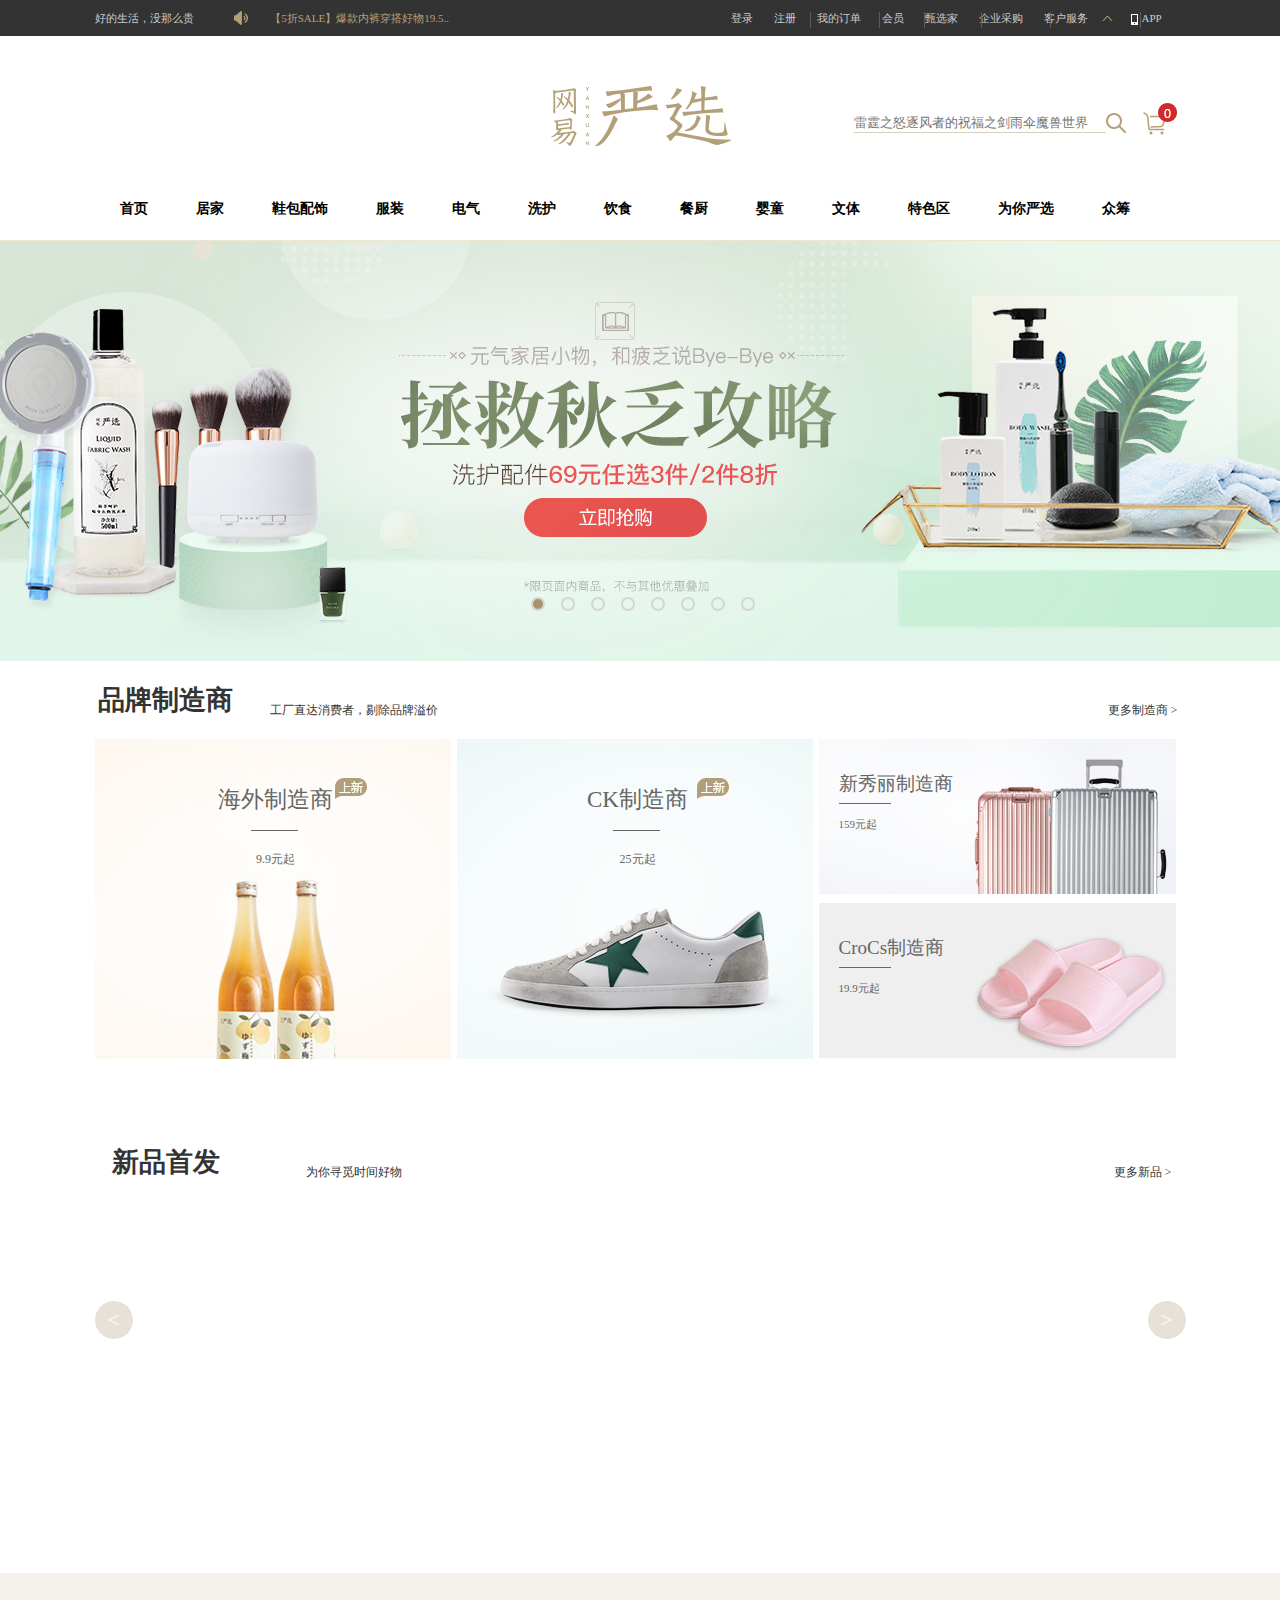
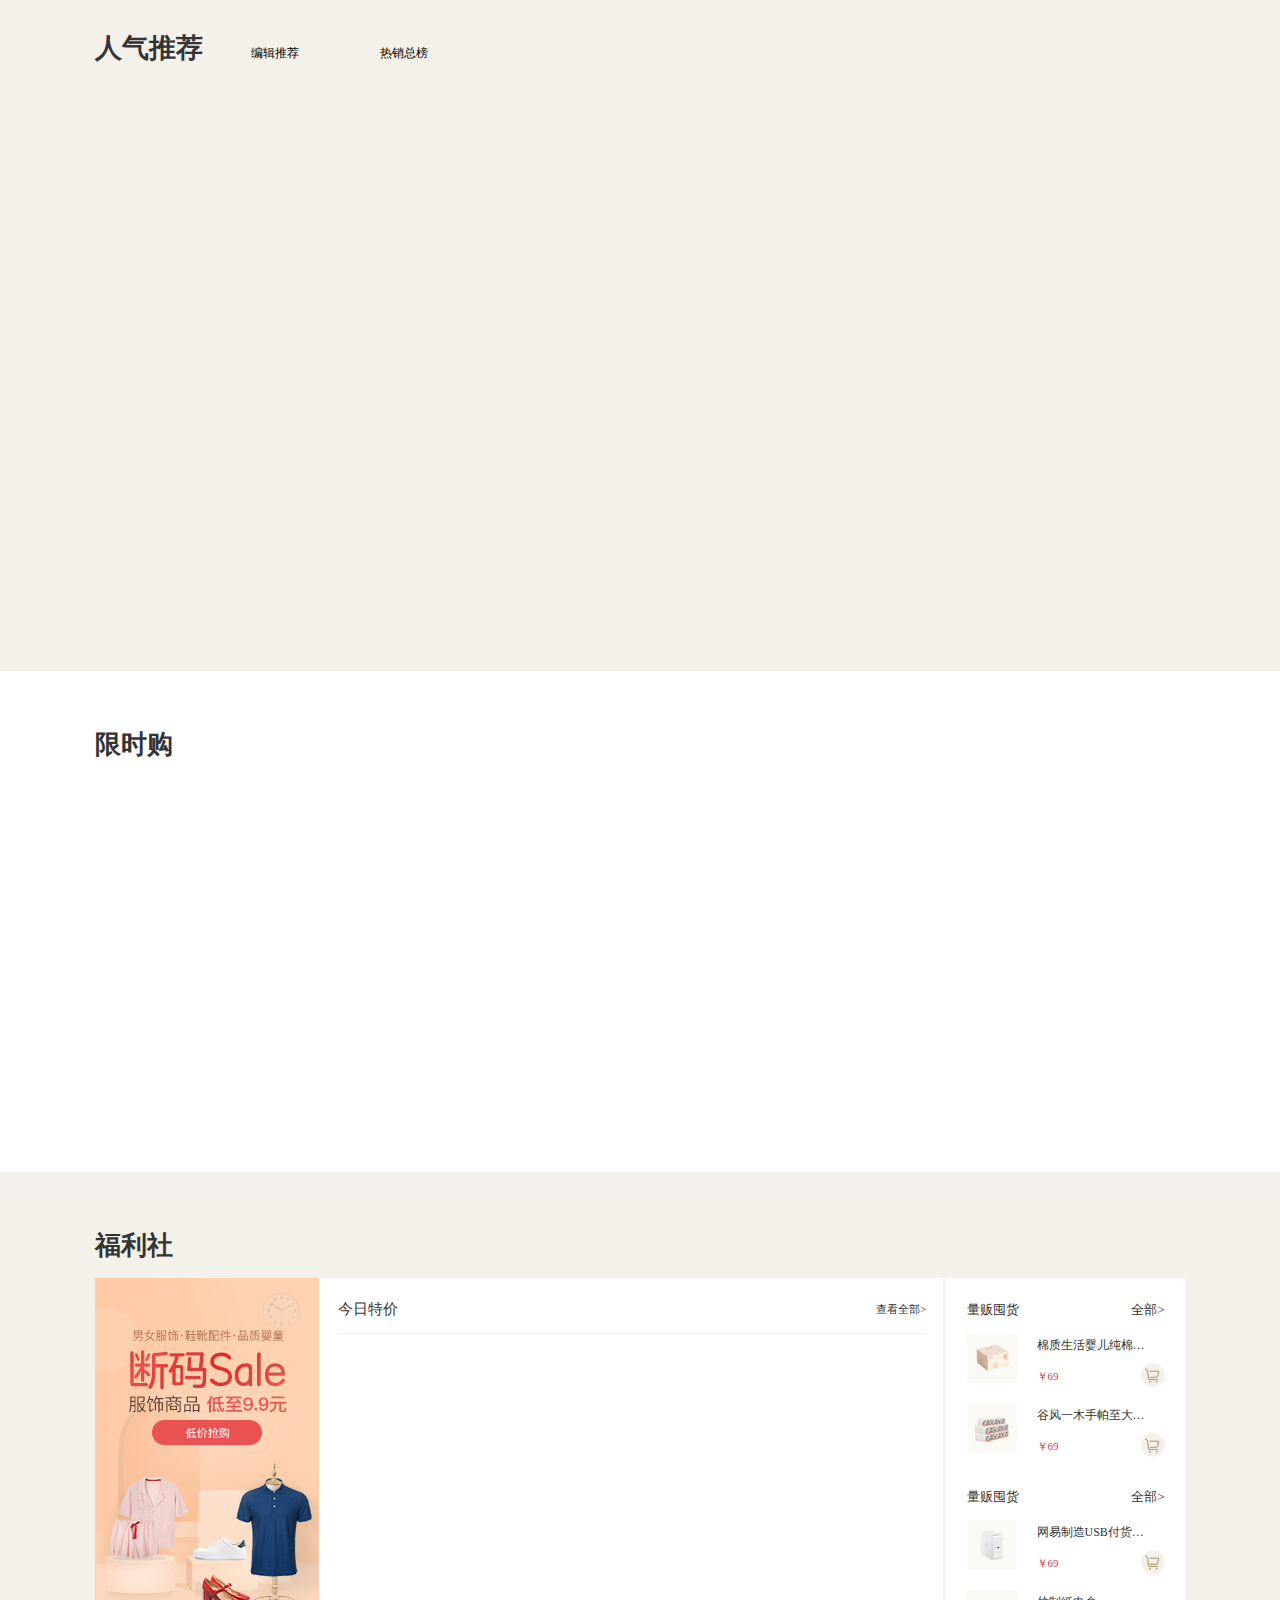
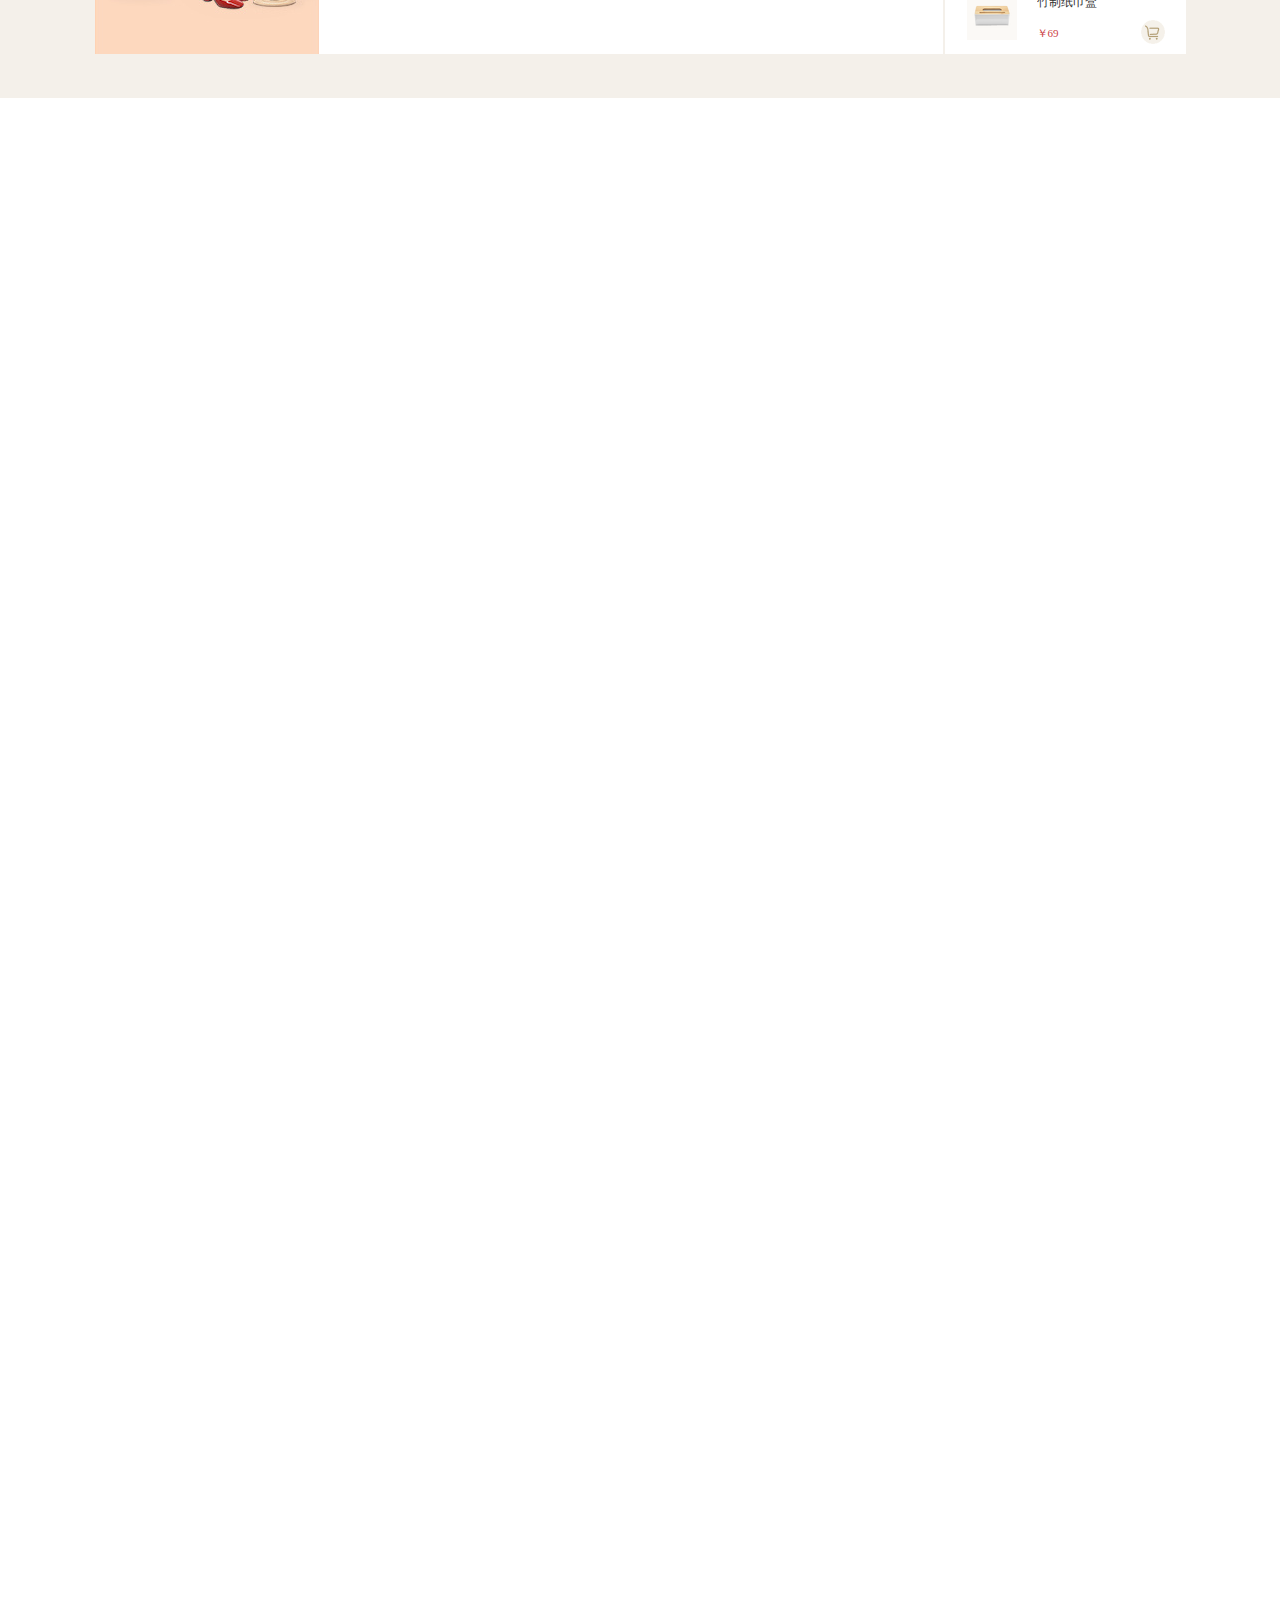
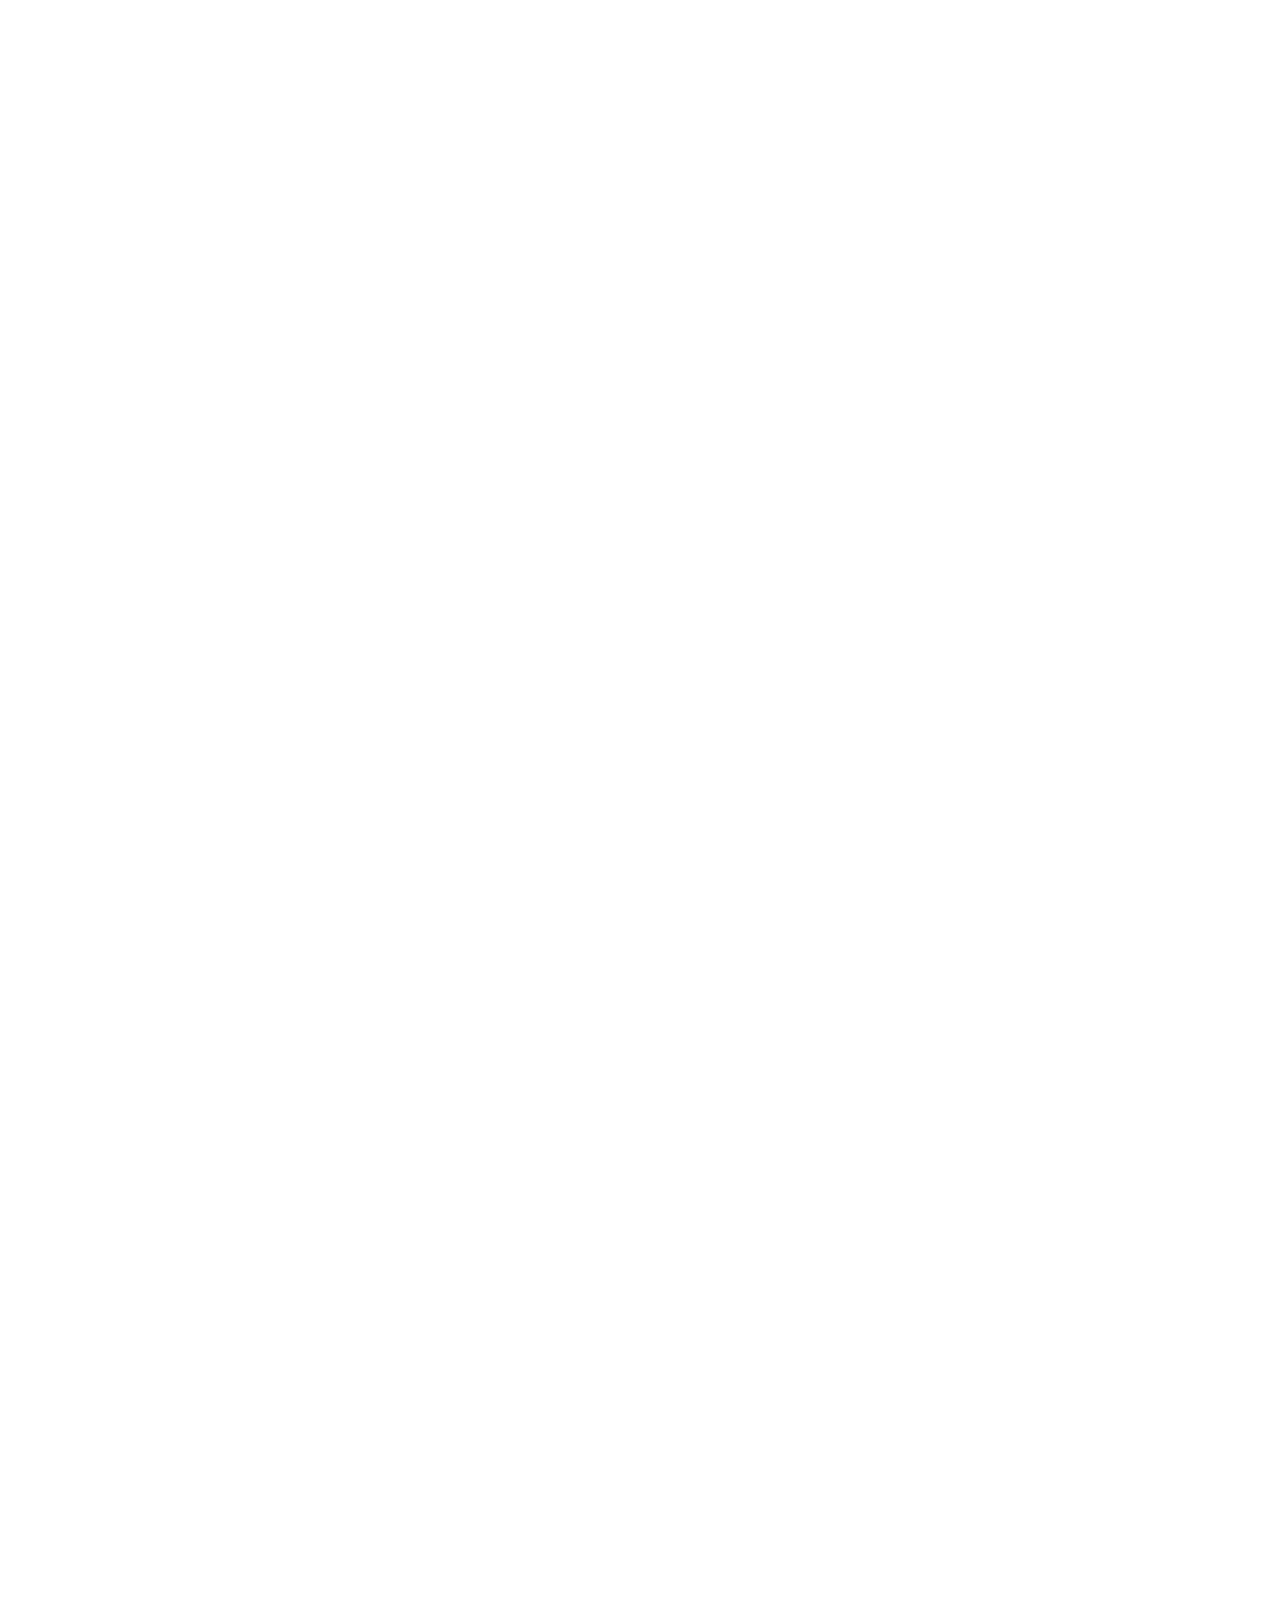
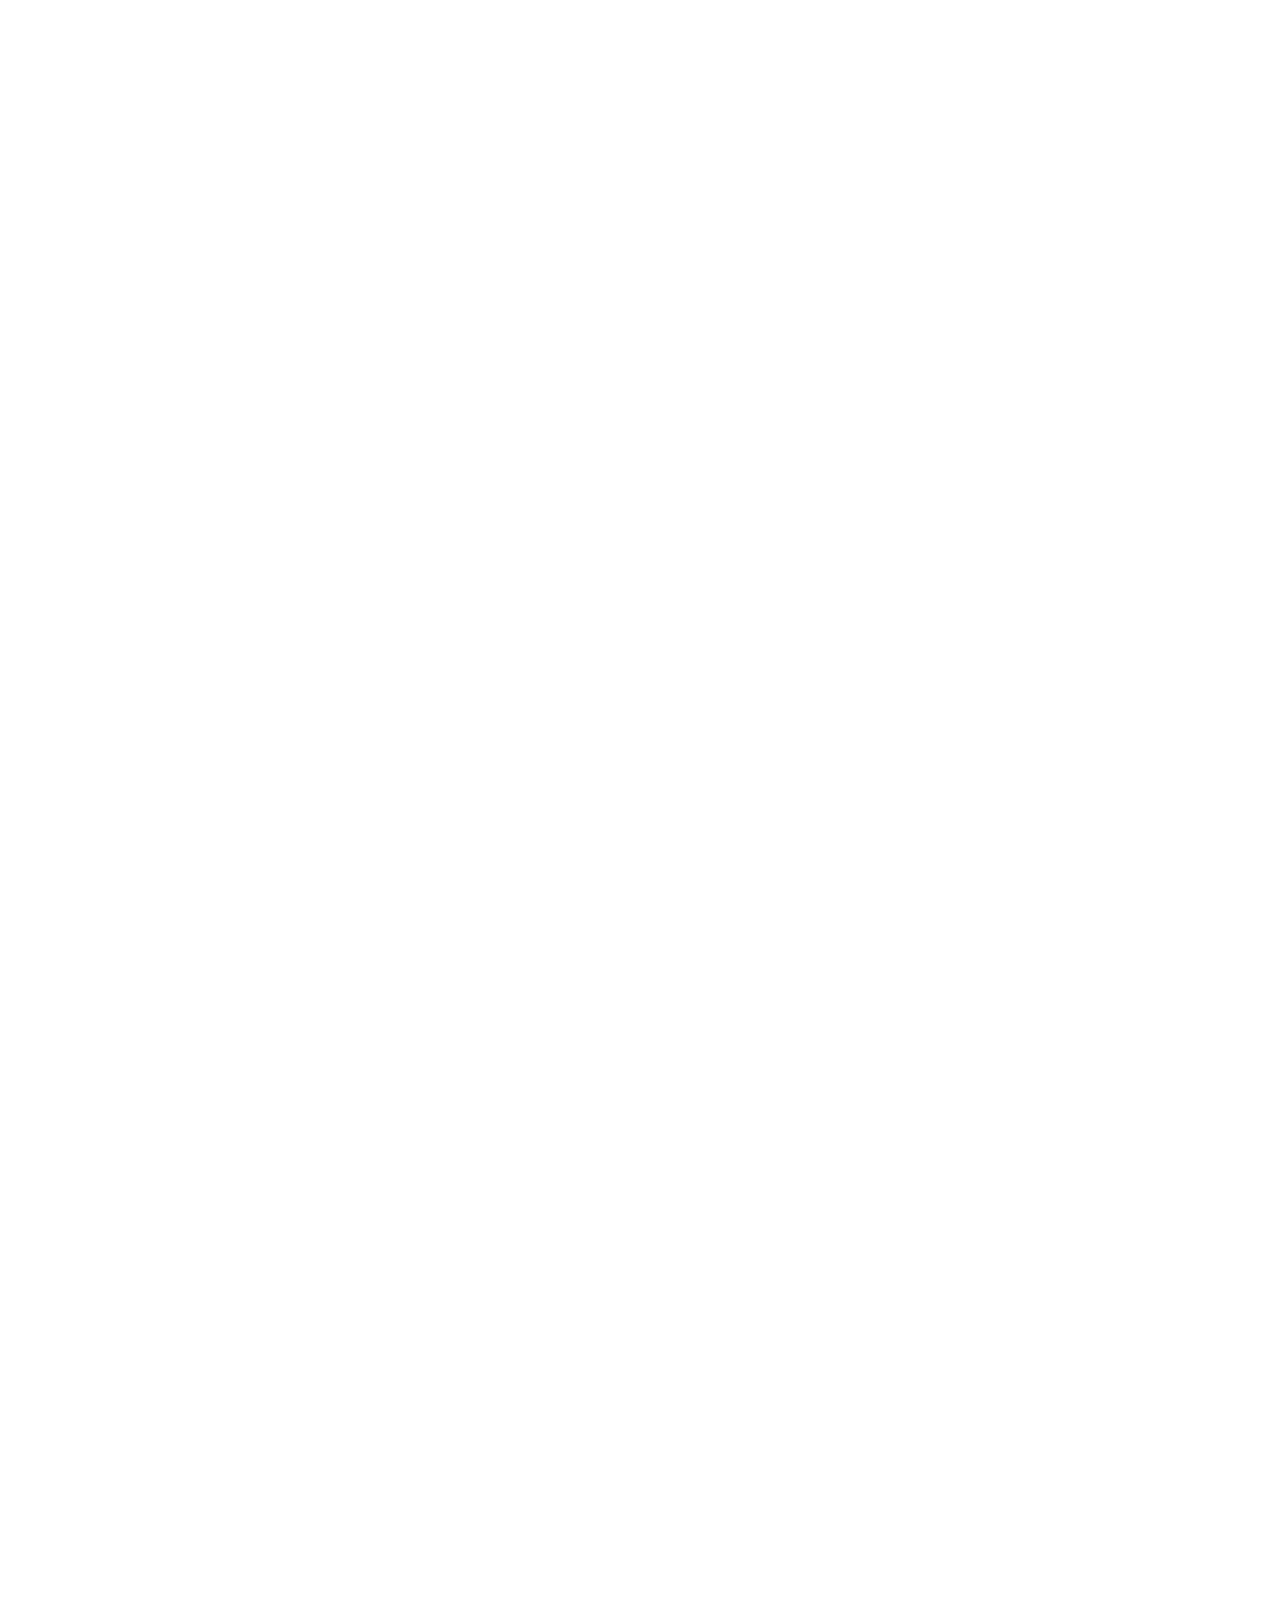
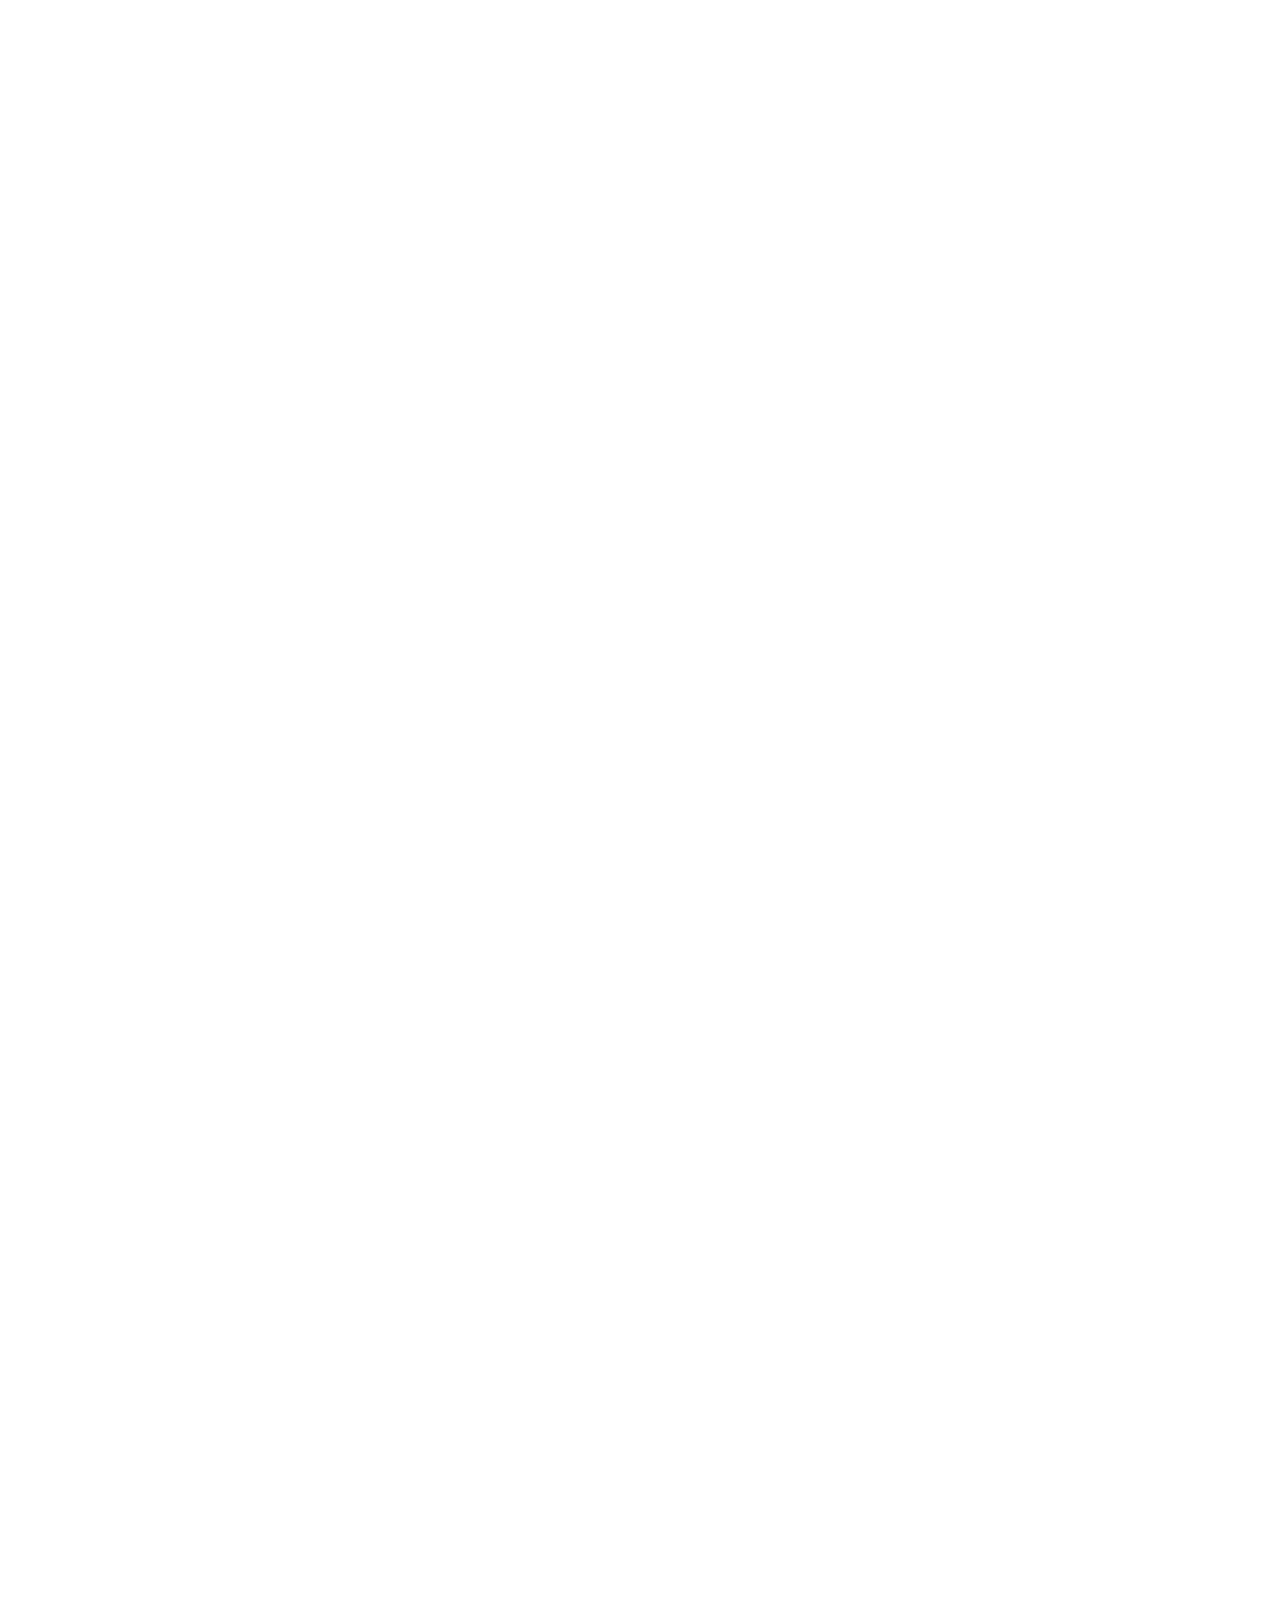
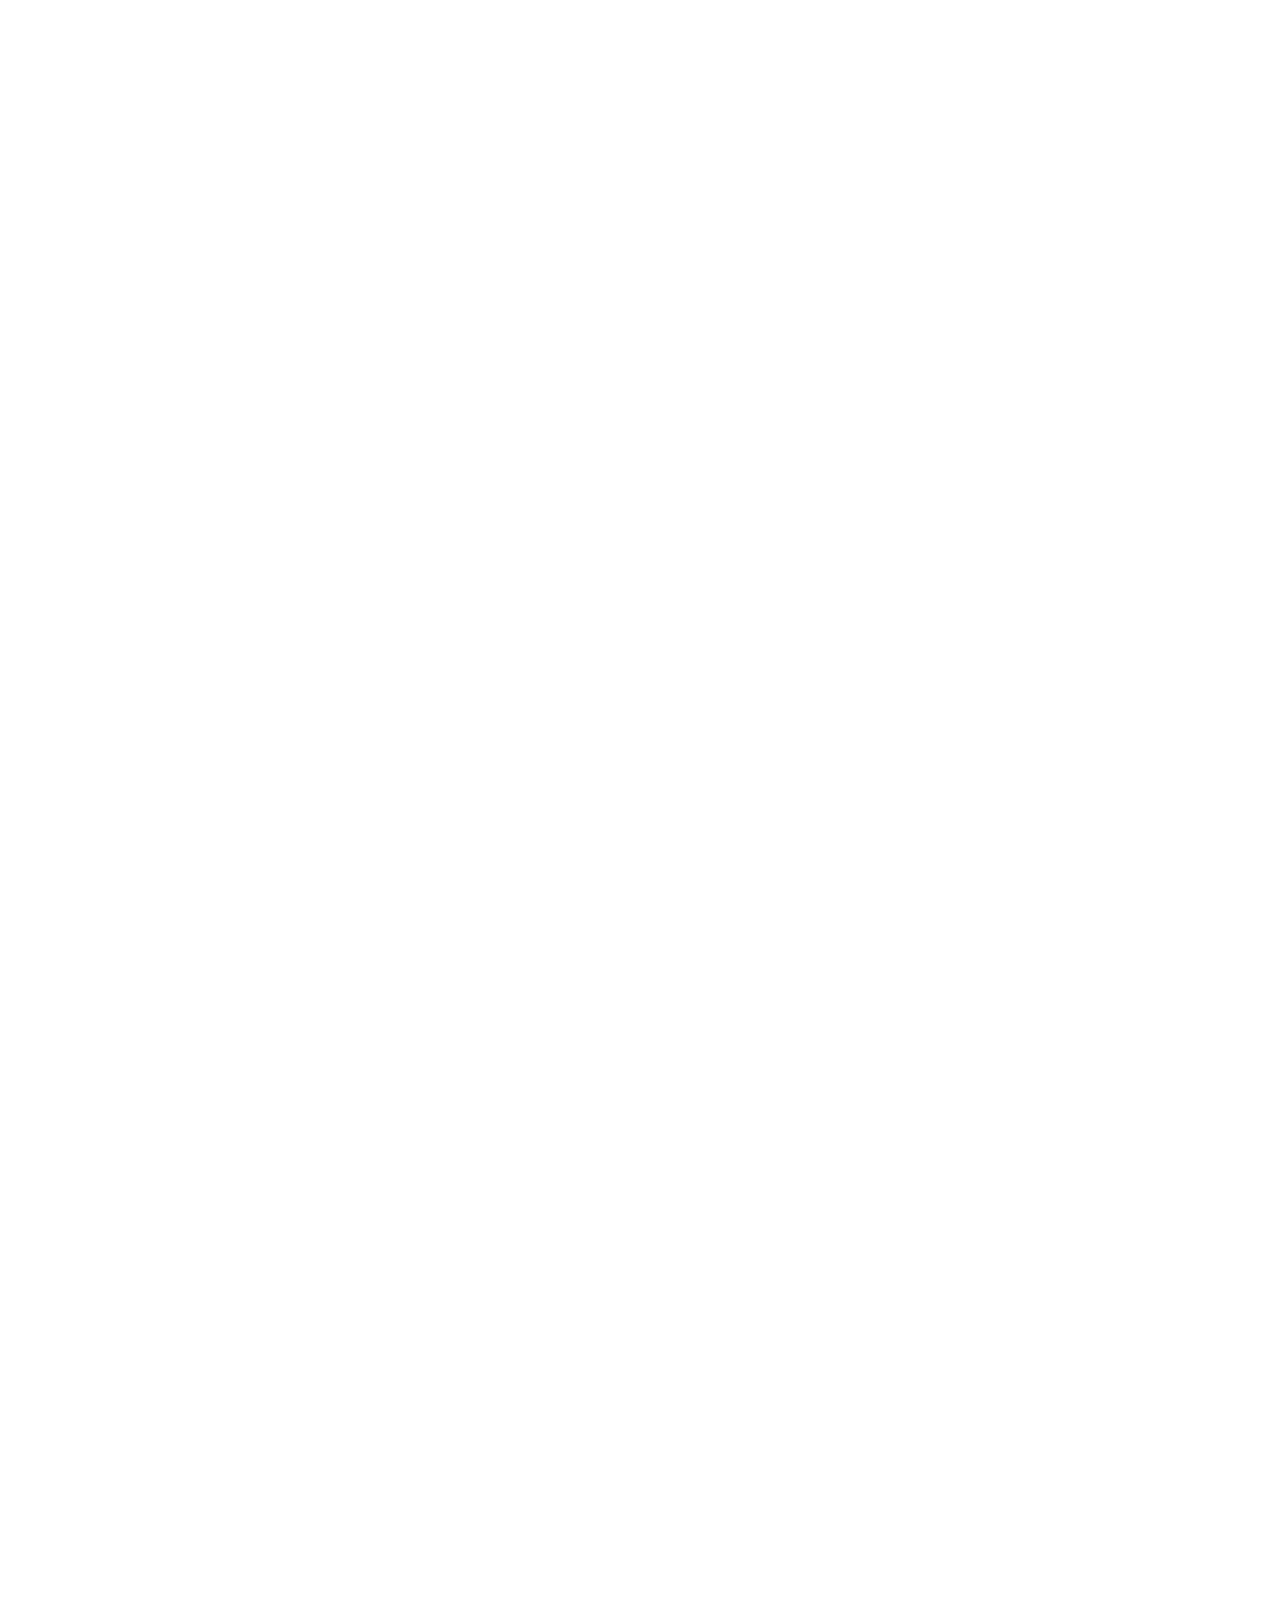
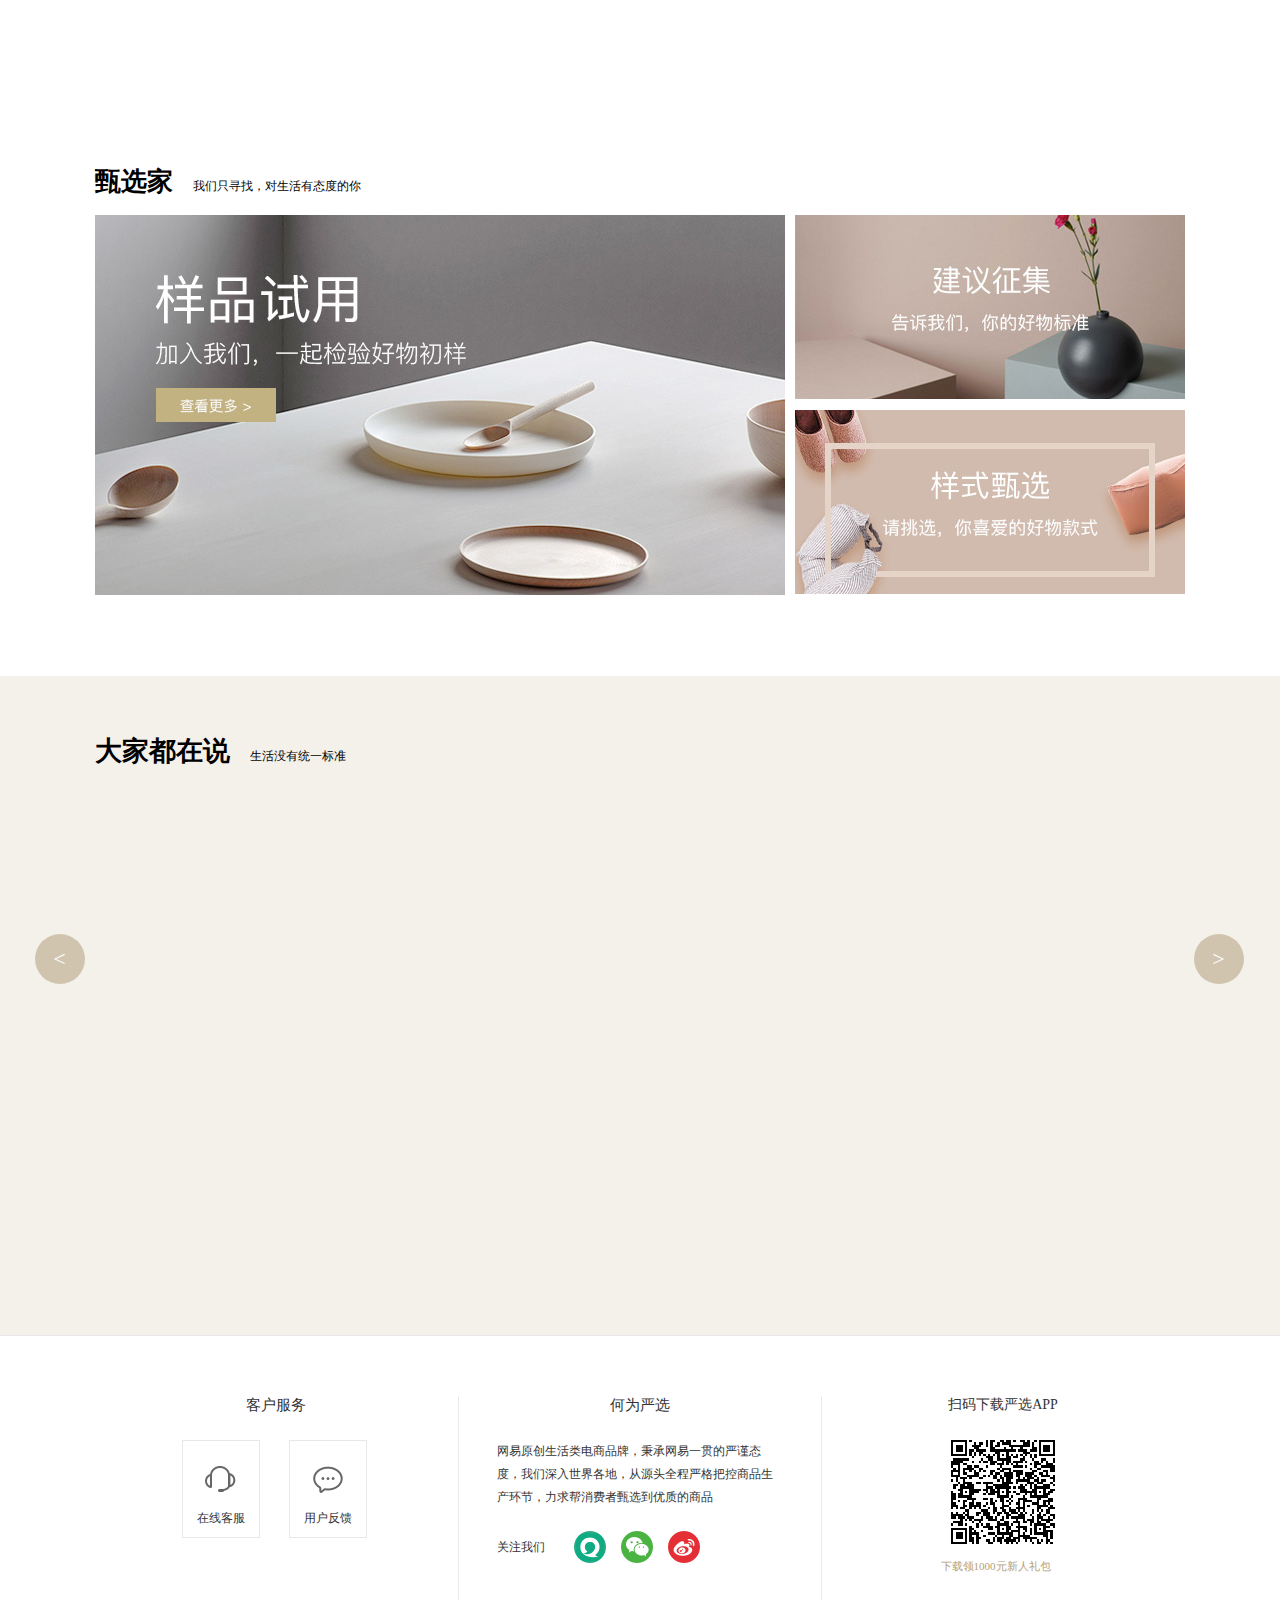
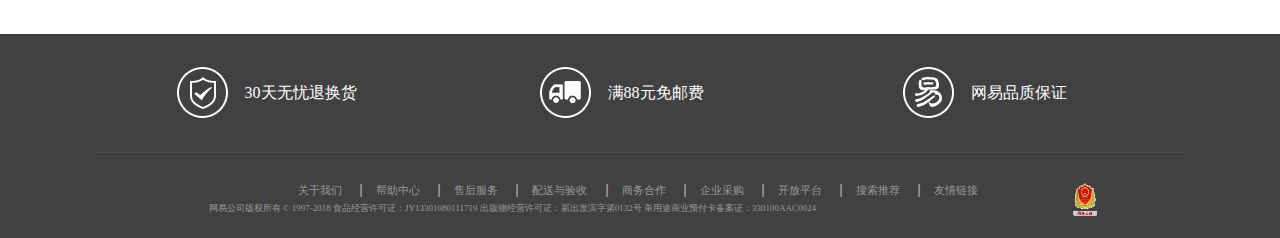
<file: index.html>
<!DOCTYPE html>
<html lang="en">
<head>
	<meta charset="UTF-8">
	<title>网易严选-以严谨的态度，为中国消费者甄选天下优品</title>
	<link rel="stylesheet" href="css/index.css">
</head>
<body>
	<div id="header">
		<div class="main">
			<div class="left">好的生活，没那么贵<img src="images/yy1.png" alt="" class="i1">
			</div>
			<div class="cen">
				<ul class="box" id="box2">
					<li>【5折SALE】爆款内裤穿搭好物19.5..</li>
					<li>【5折SALE】爆款内裤穿搭好物19.5..</li>
					<li>【5折SALE】爆款内裤穿搭好物19.5..</li>
					<li>【5折SALE】爆款内裤穿搭好物19.5..</li>
				</ul>
			</div>
			<ul class="rig">
				<li><a href="http://localhost/website/index2.html" style="color: #ccc" target="blank">登录</a></li>
				<li><a href="http://localhost/website/index3.html" style="color: #ccc" target="blank">注册</a></li>
				<li>我的订单</li>
				<li>会员</li>
				<li>甄选家</li>
				<li>企业采购</li>
				<li class="l1">客户服务<ul class="hov">
					<p>在线客服</p>
					<p>帮助中心</p>
					<p>商务合作</p>
					<p class="las">开放平台</p>
				</ul></li>
				<li class="l2">APP<img src="images/yy6.png" alt="" class="i8"><img src="images/yy7.png" alt="" class="i9"></li>
				<img src="images/yy2.png" alt="" class="i2">
				<img src="images/yy2.png" alt="" class="i3">
				<img src="images/yy2.png" alt="" class="i4">
				<img src="images/yy2.png" alt="" class="i5">
				<img src="images/yy2.png" alt="" class="i6">
				<img src="images/yy2.png" alt="" class="i7">

			</ul>
			
		</div>
	</div>
	<div id="nav">
		<div class="main">
		<div class="lef"></div>
		<div class="rig" style="position: relative;">
			<input type="text" id="tex" placeholder="雷霆之怒逐风者的祝福之剑雨伞魔兽世界">
			<ul style="width: 253px;background:white;position: absolute;top: 54px;left: 119px;z-index: 1000;text-indent: 10px;font-size: 14px;color: #666;cursor: pointer;" id="leiting"></ul>
			<button class="fangda"></button>
			<img src="images/yy0.png" alt="" class="i2">
		</div>
		<ul class="bot">
			<li class="l1 x1"><a href="">首页</a></li>
			<li class="l1 l2"><a href="">居家</a><ul class="u1 w1"><img src="images/y1.png" alt="" class="i3">
				<li class="ml">床品
				<div>床品件套<img src="images/y2.png" alt="" class="tu"></div>
				<div>枕被<img src="images/y3.png" alt="" class="tu"></div></li>
				<li>家居家装
				<div>家具<img src="images/y4.png" alt="" class="tu"></div>
				<div>灯具<img src="images/y5.png" alt="" class="tu"></div>
				<div>布艺软装<img src="images/y6.png" alt="" class="tu"></div>
				<div>家饰<img src="images/y7.png" alt="" class="tu"></div></li>
				<li>收纳
				<div>收纳<img src="images/y8.png" alt="" class="tu"></div>
				<div>旅行用品<img src="images/y9.png" alt="" class="tu"></div>
				<div>晾晒除味<img src="images/y0.png" alt="" class="tu"></div></li>
				<li>医疗宠物
				<div>家庭医疗<img src="images/q1.png" alt="" class="tu"></div>
				<div>宠物<img src="images/q2.png" alt="" class="tu"></div>
				</li>
			</ul></li>
			<li class="l1 l3"><a href="">鞋包配饰</a><ul class="u3 w1"><img src="images/y1.png" alt="" class="i3">
			<li class="ml">箱包
			<div>行李箱<img src="images/nn.png" alt="" class="tu"></div>
			<div>女式包袋<img src="images/nn1.png" alt="" class="tu"></div>
			<div>男士包袋<img src="images/nn2.png" alt="" class="tu"></div>
			<div>钱包及小皮件<img src="images/nn3.png" alt="" class="tu"></div></li>
			<li>鞋靴
			<div>女鞋<img src="images/nn4.png" alt="" class="tu"></div>
			<div>男鞋<img src="images/nn5.png" alt="" class="tu"></div>
			<div>拖鞋<img src="images/nn6.png" alt="" class="tu"></div>
			<div>鞋配<img src="images/nn7.png" alt="" class="tu"></div></li>
			<li class="ml2">配饰配件
			<div>袜子<img src="images/nn8.png" alt="" class="tu"></div>
			<div>丝袜<img src="images/nn9.png" alt="" class="tu"></div>
			<div>围巾件套<img src="images/nn10.png" alt="" class="tu"></div>
			<div>首饰<img src="images/nn11.png" alt="" class="tu"></div>
			<div>配件<img src="images/nn12.png" alt="" class="tu"></div>
			</li>
			<li>&nbsp;<div>眼镜<img src="images/nn13.png" alt="" class="tu"></div></li></ul></li>

			<li class="l1 l4"><a href="">服装</a><ul class="u4 w1"><img src="images/y1.png" alt="" class="i3">
			<li class="ml">当季流行
			<div>毛衣<img src="images/kx1.png" alt="" class="tu"></div>
			<div>羽绒<img src="images/kx2.png" alt="" class="tu"></div>
			<div>风衣毛呢<img src="images/kx3.png" alt="" class="tu"></div>
			<div>牛仔裤<img src="images/kx4.png" alt="" class="tu"></div></li>
			<li>女装
			<div>女士T恤<img src="images/kx5.png" alt="" class="tu"></div>
			<div>女士外套<img src="images/kx6.png" alt="" class="tu"></div>
			<div>女士裤装<img src="images/kx7.png" alt="" class="tu"></div>
			<div>女士裙装<img src="images/kx8.png" alt="" class="tu"></div>
			<div>女士衬衫<img src="images/kx9.png" alt="" class="tu"></div></li>
			<li>男装
			<div>男士T恤<img src="images/kx10.png" alt="" class="tu"></div>
			<div>男士外套<img src="images/kx11.png" alt="" class="tu"></div>
			<div>男士衬衫<img src="images/kx12.png" alt="" class="tu"></div>
			<div>男士裤装<img src="images/kx13.png" alt="" class="tu"></div></li>
			<li class="ml2">内衣家居服
			<div>男士家居服<img src="images/kx14.png" alt="" class="tu"></div>
			<div>女士家居服<img src="images/kx15.png" alt="" class="tu"></div>
			<div>男士内裤<img src="images/kx16.png" alt="" class="tu"></div>
			<div>男士内衣<img src="images/kx17.png" alt="" class="tu"></div>
			<div>女士文胸<img src="images/kx20.png" alt="" class="tu"></div></li>
			<li>&nbsp;
			<div>女士内裤<img src="images/kx21.png" alt="" class="tu"></div>
			<div>女士内衣<img src="images/kx22.png" alt="" class="tu"></div>
			<div>塑身美体<img src="images/kx23.png" alt="" class="tu"></div></li>
			<li class="ml2">运动
			<div>运动T恤<img src="images/kx24.png" alt="" class="tu"></div>
			<div>运动外套<img src="images/kx25.png" alt="" class="tu"></div>
			<div>运动卫衣<img src="images/kx26.png" alt="" class="tu"></div>
			<div>运动裤<img src="images/kx27.png" alt="" class="tu"></div>
			<div>运动文胸<img src="images/kx28.png" alt="" class="tu"></div></li>
			<li>&nbsp;
			<div>运动裤<img src="images/kx29.png" alt="" class="tu"></div>
			<div>泳装<img src="images/nn1.png" alt="" class="tu"></div></li>
			<li class="ml2">Yessing轻运动
			<div>Yessing上装<img src="images/kx31.png" alt="" class="tu"></div>
			<div>Yessing下装<img src="images/kx32.png" alt="" class="tu"></div>
			</li>
			</ul></li>
			<li class="l1 l5"><a href="">电气</a><ul class="u5 w1"><img src="images/y1.png" alt="" class="i3">
			<li class="ml">家用电器
			<div>生活电器<img src="images/xj1.png" alt="" class="tu"></div>
			<div>厨房电器<img src="images/xj2.png" alt="" class="tu"></div>
			<div>个护健康<img src="images/xj3.png" alt="" class="tu"></div></li>
			<li>3C数码
			<div>数码<img src="images/xj4.png" alt="" class="tu"></div>
			<div>影音娱乐<img src="images/xj5.png" alt="" class="tu"></div></li>
			</ul></li>
			<li class="l1 l6"><a href="">洗护</a><ul class="u6 w1"><img src="images/y1.png" alt="" class="i3">
			<li class="ml">纸品清洁
			<div>纸品湿巾<img src="images/a1.png" alt="" class="tu"></div>
			<div>家庭清洁<img src="images/m2.png" alt="" class="tu"></div>
			<div>浴室用品<img src="images/m3.png" alt="" class="tu"></div></li>
			<li class="ml2">护理彩妆
			<div>毛巾浴巾<img src="images/m4.png" alt="" class="tu"></div>
			<div>美妆<img src="images/m5.png" alt="" class="tu"></div>
			<div>香水香氛<img src="images/m6.png" alt="" class="tu"></div>
			<div>面部口腔护理<img src="images/a7.png" alt="" class="tu"></div>
			<div>身体护理<img src="images/a8.png" alt="" class="tu"></div>
			</li>
			<li>&nbsp;<div>洗发护发<img src="images/a9.png" alt="" class="tu"></div></li>
			<li>生理用品<div>生理用品<img src="images/a10.png" alt="" class="tu"></div><div>女性用品<img src="images/a11.png" alt="" class="tu"></div></li>
			</ul></li>
			<li class="l1 l7"><a href="">饮食</a><ul class="u7 w1"><img src="images/y1.png" alt="" class="i3">
			<li class="ml">休闲零食
			<div>饼干糕点<img src="images/jb.png" alt="" class="tu"></div>
			<div>小食糖巧<img src="images/jb1.png" alt="" class="tu"></div>
			<div>坚果炒货<img src="images/jb2.png" alt="" class="tu"></div>
			<div>肉类零食<img src="images/jb3.png" alt="" class="tu"></div>
			<div>蜜饯果干<img src="images/jb4.png" alt="" class="tu"></div></li>
			<li>冲饮茗茶
			<div>冲调饮品<img src="images/jb5.png" alt="" class="tu"></div>
			<div>茶包花茶<img src="images/jb6.png" alt="" class="tu"></div>
			<div>传统茗茶<img src="images/jb7.png" alt="" class="tu"></div></li>
			<li>粮调速食
			<div>方便食品<img src="images/jb8.png" alt="" class="tu"></div>
			<div>米面粮油<img src="images/jb9.png" alt="" class="tu"></div>
			<div>南北干货<img src="images/jb10.png" alt="" class="tu"></div>
			<div>调味酱菜<img src="images/jb11.png" alt="" class="tu"></div></li>
			<li>酒水饮料
			<div>酒类<img src="images/jb12.png" alt="" class="tu"></div>
			<div>乳品饮料<img src="images/nn1.png" alt="" class="tu"></div></li>
			<li>滋补保健
			<div>滋补食材<img src="images/jb14.png" alt="" class="tu"></div>
			<div>保健品<img src="images/jb15.png" alt="" class="tu"></div></li>
			<li>生鲜甜点
			<div>甜品鲜花<img src="images/jb16.png" alt="" class="tu"></div>
			<div>果鲜肉蛋<img src="images/jb17.png" alt="" class="tu"></div>
			<div>网易黑猪<img src="images/jb18.png" alt="" class="tu"></div></li>
			<li>进口食品
			<div>海外美食<img src="images/jb19.png" alt="" class="tu"></div></li>
			</ul></li>
			<li class="l1 l8"><a href="">餐厨</a><ul class="u8 w1"><img src="images/y1.png" alt="" class="i3">
			<li class="ml">厨房用品
			<div>锅具<img src="images/jb19.png" alt="" class="tu"></div>
			<div>清洁保鲜<img src="images/jb18.png" alt="" class="tu"></div>
			<div>厨房配件<img src="images/jb17.png" alt="" class="tu"></div>
			<div>刀剪砧板<img src="images/jb16.png" alt="" class="tu"></div></li>
			<li>餐厅用品
			<div>餐具<img src="images/jb15.png" alt="" class="tu"></div>
			<div>水具杯壶<img src="images/jb14.png" alt="" class="tu"></div>
			<div>茶具咖啡具酒具<img src="images/jb13.png" alt="" class="tu"></div></li>
			</ul></li>
			<li class="l1 l9"><a href="">婴童</a><ul class="u9 w1"><img src="images/y1.png" alt="" class="i3">
			<li class="ml ml2">婴童生活
			<div>套装礼盒<img src="images/kx32.png" alt="" class="tu"></div>
			<div>婴童洗护<img src="images/kx31.png" alt="" class="tu"></div>
			<div>婴童床品<img src="images/nn1.png" alt="" class="tu"></div>
			<div>毛巾口水巾<img src="images/kx29.png" alt="" class="tu"></div>
			<div>儿童家具收纳<img src="images/kx28.png" alt="" class="tu"></div></li>
			<li>&nbsp;
			<div>喂养用品<img src="images/kx27.png" alt="" class="tu"></div>
			<div>玩具<img src="images/kx26.png" alt="" class="tu"></div>
			<div>童车童床<img src="images/kx25.png" alt="" class="tu"></div></li>
			<li>童鞋童包
			<div>童鞋<img src="images/kx24.png" alt="" class="tu"></div>
			<div>童包<img src="images/kx23.png" alt="" class="tu"></div></li>
			<li>服饰配搭
			<div>新生儿服装<img src="images/kx22.png" alt="" class="tu"></div>
			<div>小童服装<img src="images/kx21.png" alt="" class="tu"></div>
			<div>中大童服装<img src="images/kx20.png" alt="" class="tu"></div>
			<div>婴童配搭<img src="images/kx17.png" alt="" class="tu"></div></li>
			<li>孕产妈咪
			<div>孕产内衣<img src="images/kx16.png" alt="" class="tu"></div>
			<div>孕妈装<img src="images/kx15.png" alt="" class="tu"></div>
			<div>妈咪用品<img src="images/kx14.png" alt="" class="tu"></div></li>
			</ul></li>
			<li class="l1 l10"><a href="">文体</a><ul class="u10 w1"><img src="images/y1.png" alt="" class="i3">
			<li class="ml">文体音像
			<div>文具<img src="images/kx13.png" alt="" class="tu"></div>
			<div>运动户外<img src="images/kx12.png" alt="" class="tu"></div>
			<div>乐器唱片<img src="images/kx11.png" alt="" class="tu"></div></li>
			<li>礼品点卡
			<div>礼品卡<img src="images/kx10.png" alt="" class="tu"></div>
			<div>游戏点卡<img src="images/kx9.png" alt="" class="tu"></div></li>
			<li class="ml2">周边商品
			<div>云音乐周边<img src="images/kx8.png" alt="" class="tu"></div>
			<div>暴雪周边<img src="images/kx7.png" alt="" class="tu"></div>
			<div>我的世界<img src="images/kx6.png" alt="" class="tu"></div>
			<div>梦幻西游<img src="images/kx5.png" alt="" class="tu"></div>
			<div>大话西游<img src="images/kx4.png" alt="" class="tu"></div></li>
			<li>&nbsp;
			<div>阴阳师<img src="images/kx3.png" alt="" class="tu"></div>
			<div>游戏表情<img src="images/kx2.png" alt="" class="tu"></div>
			<div>文创周边<img src="images/kx5.png" alt="" class="tu"></div>
			<div>影视周边<img src="images/kx1.png" alt="" class="tu"></div>
			<div>动漫电玩<img src="images/kx20.png" alt="" class="tu"></div></li>
			</ul></li>
			<li class="l1 l11"><a href="">特色区</a><ul class="u11 w1"><img src="images/y1.png" alt="" class="i3">
			<li class="ml">海外制造馆
			<div>日本馆<img src="images/nn1.png" alt="" class="tu"></div>
			<div>韩国馆<img src="images/nn2.png" alt="" class="tu"></div>
			<div>东南亚馆<img src="images/nn3.png" alt="" class="tu"></div>
			<div>欧美馆<img src="images/nn4.png" alt="" class="tu"></div>
			<div>澳新馆<img src="images/nn5.png" alt="" class="tu"></div></li>
			<li>特色品牌馆
			<div>智造馆<img src="images/nn6.png" alt="" class="tu"></div>
			<div>春风馆<img src="images/nn7.png" alt="" class="tu"></div>
			<div>味央馆<img src="images/nn8.png" alt="" class="tu"></div>
			<div>Yessing馆<img src="images/nn9.png" alt="" class="tu"></div>
			<div>国风馆<img src="images/nn10.png" alt="" class="tu"></div></li>
			<li>推荐品牌馆
			<div>严选推荐馆<img src="images/kx2.png" alt="" class="tu"></div></li></ul></li>
			<li class="l1"><a href="">为你严选</a></li>
			<li class="l1"><a href="">众筹</a></li>
		</ul>
			
		</div>
	</div>
<!-- banner -->
<div id="banner">
		<img src="images/www1.jpg" alt="" class="js_imgs" style="opacity: 1">
		<img src="images/www2.jpg" alt="" class="js_imgs">
		<img src="images/www3.jpg" alt="" class="js_imgs">
		<img src="images/www4.jpg" alt="" class="js_imgs">
		<img src="images/www5.jpg" alt="" class="js_imgs">
		<img src="images/www6.jpg" alt="" class="js_imgs">
		<img src="images/www7.jpg" alt="" class="js_imgs">
		<img src="images/www8.jpg" alt="" class="js_imgs">
		<ul id="ul_lunbo">
			<li index="0" style="background: #a7936e"></li>
			<li index="1"></li>
			<li index="2"></li>
			<li index="3"></li>
			<li index="4"></li>
			<li index="5"></li>
			<li index="6"></li>
			<li index="7"></li>
		</ul>
</div>
<div id="dapai">
	<div class="main">
		<ul class="top">
			<li class="lef hov">品牌制造商</li>
			<li class="cen">工厂直达消费者，剔除品牌溢价</li>
			<li class="rig hov">更多制造商 ></li>
		</ul>
		<ul class="cen">
			<li class="lef"><div class="pos"><h1>海外制造商</h1><p></p><h2>9.9元起</h2><img src="images/shangxin.png" alt="" class="shangxin"></div><a href="index4.html" target="blank"><img src="images/xy1.jpg" alt=""></a></li>
			<li class="cent"><div class="pos"><h1>CK制造商</h1><p></p><h2>25元起</h2><img src="images/shangxin.png" alt="" class="shangxin"></div><a href="index5.html"><img src="images/xy2.png" alt=""></a></li>
			<li class="rig">
			<div class="you"><div class="post"><h1>新秀丽制造商</h1><p></p><h2>159元起</h2></div><a href="index6.html"><img src="images/xy3.png" alt="" class="i3"></a></div>
			<div class="you"><div class="post"><h1>CroCs制造商</h1><p></p><h2>19.9元起</h2></div><img src="images/xy4.jpg" alt=""></div></li>
		</ul>
	</div>
</div>
<div id="new">
	<div class="main">
		<ul class="top">
			<li class="lef hov">新品首发</li>
			<li class="cen">为你寻觅时间好物</li>
			<li class="rig hov">更多新品 ></li>
		</ul>
		<div id="new3">
		<div id="zuo"><</div>
		<div id="you">></div>
		<ul id="new1">
		</ul>
		</div>
		
	</div>
</div>
<div id="renqi">

		<ul class="bot" id="renqi1">
			<li class="l1 x1"><a href="">首页</a></li>
			<li class="l1 l2"><a href="">居家</a><ul class="u1 w1"><img src="images/y1.png" alt="" class="i3">
				<li class="ml">床品
				<div>床品件套<img src="images/y2.png" alt="" class="tu"></div>
				<div>枕被<img src="images/y3.png" alt="" class="tu"></div></li>
				<li>家居家装
				<div>家具<img src="images/y4.png" alt="" class="tu"></div>
				<div>灯具<img src="images/y5.png" alt="" class="tu"></div>
				<div>布艺软装<img src="images/y6.png" alt="" class="tu"></div>
				<div>家饰<img src="images/y7.png" alt="" class="tu"></div></li>
				<li>收纳
				<div>收纳<img src="images/y8.png" alt="" class="tu"></div>
				<div>旅行用品<img src="images/y9.png" alt="" class="tu"></div>
				<div>晾晒除味<img src="images/y0.png" alt="" class="tu"></div></li>
				<li>医疗宠物
				<div>家庭医疗<img src="images/q1.png" alt="" class="tu"></div>
				<div>宠物<img src="images/q2.png" alt="" class="tu"></div>
				</li>
			</ul></li>
			<li class="l1 l3"><a href="">鞋包配饰</a><ul class="u3 w1"><img src="images/y1.png" alt="" class="i3">
			<li class="ml">箱包
			<div>行李箱<img src="images/nn.png" alt="" class="tu"></div>
			<div>女式包袋<img src="images/nn1.png" alt="" class="tu"></div>
			<div>男士包袋<img src="images/nn2.png" alt="" class="tu"></div>
			<div>钱包及小皮件<img src="images/nn3.png" alt="" class="tu"></div></li>
			<li>鞋靴
			<div>女鞋<img src="images/nn4.png" alt="" class="tu"></div>
			<div>男鞋<img src="images/nn5.png" alt="" class="tu"></div>
			<div>拖鞋<img src="images/nn6.png" alt="" class="tu"></div>
			<div>鞋配<img src="images/nn7.png" alt="" class="tu"></div></li>
			<li class="ml2">配饰配件
			<div>袜子<img src="images/nn8.png" alt="" class="tu"></div>
			<div>丝袜<img src="images/nn9.png" alt="" class="tu"></div>
			<div>围巾件套<img src="images/nn10.png" alt="" class="tu"></div>
			<div>首饰<img src="images/nn11.png" alt="" class="tu"></div>
			<div>配件<img src="images/nn12.png" alt="" class="tu"></div>
			</li>
			<li>&nbsp;<div>眼镜<img src="images/nn13.png" alt="" class="tu"></div></li></ul></li>

			<li class="l1 l4"><a href="">服装</a><ul class="u4 w1"><img src="images/y1.png" alt="" class="i3">
			<li class="ml">当季流行
			<div>毛衣<img src="images/kx1.png" alt="" class="tu"></div>
			<div>羽绒<img src="images/kx2.png" alt="" class="tu"></div>
			<div>风衣毛呢<img src="images/kx3.png" alt="" class="tu"></div>
			<div>牛仔裤<img src="images/kx4.png" alt="" class="tu"></div></li>
			<li>女装
			<div>女士T恤<img src="images/kx5.png" alt="" class="tu"></div>
			<div>女士外套<img src="images/kx6.png" alt="" class="tu"></div>
			<div>女士裤装<img src="images/kx7.png" alt="" class="tu"></div>
			<div>女士裙装<img src="images/kx8.png" alt="" class="tu"></div>
			<div>女士衬衫<img src="images/kx9.png" alt="" class="tu"></div></li>
			<li>男装
			<div>男士T恤<img src="images/kx10.png" alt="" class="tu"></div>
			<div>男士外套<img src="images/kx11.png" alt="" class="tu"></div>
			<div>男士衬衫<img src="images/kx12.png" alt="" class="tu"></div>
			<div>男士裤装<img src="images/kx13.png" alt="" class="tu"></div></li>
			<li class="ml2">内衣家居服
			<div>男士家居服<img src="images/kx14.png" alt="" class="tu"></div>
			<div>女士家居服<img src="images/kx15.png" alt="" class="tu"></div>
			<div>男士内裤<img src="images/kx16.png" alt="" class="tu"></div>
			<div>男士内衣<img src="images/kx17.png" alt="" class="tu"></div>
			<div>女士文胸<img src="images/kx20.png" alt="" class="tu"></div></li>
			<li>&nbsp;
			<div>女士内裤<img src="images/kx21.png" alt="" class="tu"></div>
			<div>女士内衣<img src="images/kx22.png" alt="" class="tu"></div>
			<div>塑身美体<img src="images/kx23.png" alt="" class="tu"></div></li>
			<li class="ml2">运动
			<div>运动T恤<img src="images/kx24.png" alt="" class="tu"></div>
			<div>运动外套<img src="images/kx25.png" alt="" class="tu"></div>
			<div>运动卫衣<img src="images/kx26.png" alt="" class="tu"></div>
			<div>运动裤<img src="images/kx27.png" alt="" class="tu"></div>
			<div>运动文胸<img src="images/kx28.png" alt="" class="tu"></div></li>
			<li>&nbsp;
			<div>运动裤<img src="images/kx29.png" alt="" class="tu"></div>
			<div>泳装<img src="images/nn1.png" alt="" class="tu"></div></li>
			<li class="ml2">Yessing轻运动
			<div>Yessing上装<img src="images/kx31.png" alt="" class="tu"></div>
			<div>Yessing下装<img src="images/kx32.png" alt="" class="tu"></div>
			</li>
			</ul></li>
			<li class="l1 l5"><a href="">电气</a><ul class="u5 w1"><img src="images/y1.png" alt="" class="i3">
			<li class="ml">家用电器
			<div>生活电器<img src="images/xj1.png" alt="" class="tu"></div>
			<div>厨房电器<img src="images/xj2.png" alt="" class="tu"></div>
			<div>个护健康<img src="images/xj3.png" alt="" class="tu"></div></li>
			<li>3C数码
			<div>数码<img src="images/xj4.png" alt="" class="tu"></div>
			<div>影音娱乐<img src="images/xj5.png" alt="" class="tu"></div></li>
			</ul></li>
			<li class="l1 l6"><a href="">洗护</a><ul class="u6 w1"><img src="images/y1.png" alt="" class="i3">
			<li class="ml">纸品清洁
			<div>纸品湿巾<img src="images/a1.png" alt="" class="tu"></div>
			<div>家庭清洁<img src="images/m2.png" alt="" class="tu"></div>
			<div>浴室用品<img src="images/m3.png" alt="" class="tu"></div></li>
			<li class="ml2">护理彩妆
			<div>毛巾浴巾<img src="images/m4.png" alt="" class="tu"></div>
			<div>美妆<img src="images/m5.png" alt="" class="tu"></div>
			<div>香水香氛<img src="images/m6.png" alt="" class="tu"></div>
			<div>面部口腔护理<img src="images/a7.png" alt="" class="tu"></div>
			<div>身体护理<img src="images/a8.png" alt="" class="tu"></div>
			</li>
			<li>&nbsp;<div>洗发护发<img src="images/a9.png" alt="" class="tu"></div></li>
			<li>生理用品<div>生理用品<img src="images/a10.png" alt="" class="tu"></div><div>女性用品<img src="images/a11.png" alt="" class="tu"></div></li>
			</ul></li>
			<li class="l1 l7"><a href="">饮食</a><ul class="u7 w1"><img src="images/y1.png" alt="" class="i3">
			<li class="ml">休闲零食
			<div>饼干糕点<img src="images/jb.png" alt="" class="tu"></div>
			<div>小食糖巧<img src="images/jb1.png" alt="" class="tu"></div>
			<div>坚果炒货<img src="images/jb2.png" alt="" class="tu"></div>
			<div>肉类零食<img src="images/jb3.png" alt="" class="tu"></div>
			<div>蜜饯果干<img src="images/jb4.png" alt="" class="tu"></div></li>
			<li>冲饮茗茶
			<div>冲调饮品<img src="images/jb5.png" alt="" class="tu"></div>
			<div>茶包花茶<img src="images/jb6.png" alt="" class="tu"></div>
			<div>传统茗茶<img src="images/jb7.png" alt="" class="tu"></div></li>
			<li>粮调速食
			<div>方便食品<img src="images/jb8.png" alt="" class="tu"></div>
			<div>米面粮油<img src="images/jb9.png" alt="" class="tu"></div>
			<div>南北干货<img src="images/jb10.png" alt="" class="tu"></div>
			<div>调味酱菜<img src="images/jb11.png" alt="" class="tu"></div></li>
			<li>酒水饮料
			<div>酒类<img src="images/jb12.png" alt="" class="tu"></div>
			<div>乳品饮料<img src="images/nn1.png" alt="" class="tu"></div></li>
			<li>滋补保健
			<div>滋补食材<img src="images/jb14.png" alt="" class="tu"></div>
			<div>保健品<img src="images/jb15.png" alt="" class="tu"></div></li>
			<li>生鲜甜点
			<div>甜品鲜花<img src="images/jb16.png" alt="" class="tu"></div>
			<div>果鲜肉蛋<img src="images/jb17.png" alt="" class="tu"></div>
			<div>网易黑猪<img src="images/jb18.png" alt="" class="tu"></div></li>
			<li>进口食品
			<div>海外美食<img src="images/jb19.png" alt="" class="tu"></div></li>
			</ul></li>
			<li class="l1 l8"><a href="">餐厨</a><ul class="u8 w1"><img src="images/y1.png" alt="" class="i3">
			<li class="ml">厨房用品
			<div>锅具<img src="images/jb19.png" alt="" class="tu"></div>
			<div>清洁保鲜<img src="images/jb18.png" alt="" class="tu"></div>
			<div>厨房配件<img src="images/jb17.png" alt="" class="tu"></div>
			<div>刀剪砧板<img src="images/jb16.png" alt="" class="tu"></div></li>
			<li>餐厅用品
			<div>餐具<img src="images/jb15.png" alt="" class="tu"></div>
			<div>水具杯壶<img src="images/jb14.png" alt="" class="tu"></div>
			<div>茶具咖啡具酒具<img src="images/jb13.png" alt="" class="tu"></div></li>
			</ul></li>
			<li class="l1 l9"><a href="">婴童</a><ul class="u9 w1"><img src="images/y1.png" alt="" class="i3">
			<li class="ml ml2">婴童生活
			<div>套装礼盒<img src="images/kx32.png" alt="" class="tu"></div>
			<div>婴童洗护<img src="images/kx31.png" alt="" class="tu"></div>
			<div>婴童床品<img src="images/nn1.png" alt="" class="tu"></div>
			<div>毛巾口水巾<img src="images/kx29.png" alt="" class="tu"></div>
			<div>儿童家具收纳<img src="images/kx28.png" alt="" class="tu"></div></li>
			<li>&nbsp;
			<div>喂养用品<img src="images/kx27.png" alt="" class="tu"></div>
			<div>玩具<img src="images/kx26.png" alt="" class="tu"></div>
			<div>童车童床<img src="images/kx25.png" alt="" class="tu"></div></li>
			<li>童鞋童包
			<div>童鞋<img src="images/kx24.png" alt="" class="tu"></div>
			<div>童包<img src="images/kx23.png" alt="" class="tu"></div></li>
			<li>服饰配搭
			<div>新生儿服装<img src="images/kx22.png" alt="" class="tu"></div>
			<div>小童服装<img src="images/kx21.png" alt="" class="tu"></div>
			<div>中大童服装<img src="images/kx20.png" alt="" class="tu"></div>
			<div>婴童配搭<img src="images/kx17.png" alt="" class="tu"></div></li>
			<li>孕产妈咪
			<div>孕产内衣<img src="images/kx16.png" alt="" class="tu"></div>
			<div>孕妈装<img src="images/kx15.png" alt="" class="tu"></div>
			<div>妈咪用品<img src="images/kx14.png" alt="" class="tu"></div></li>
			</ul></li>
			<li class="l1 l10"><a href="">文体</a><ul class="u10 w1"><img src="images/y1.png" alt="" class="i3">
			<li class="ml">文体音像
			<div>文具<img src="images/kx13.png" alt="" class="tu"></div>
			<div>运动户外<img src="images/kx12.png" alt="" class="tu"></div>
			<div>乐器唱片<img src="images/kx11.png" alt="" class="tu"></div></li>
			<li>礼品点卡
			<div>礼品卡<img src="images/kx10.png" alt="" class="tu"></div>
			<div>游戏点卡<img src="images/kx9.png" alt="" class="tu"></div></li>
			<li class="ml2">周边商品
			<div>云音乐周边<img src="images/kx8.png" alt="" class="tu"></div>
			<div>暴雪周边<img src="images/kx7.png" alt="" class="tu"></div>
			<div>我的世界<img src="images/kx6.png" alt="" class="tu"></div>
			<div>梦幻西游<img src="images/kx5.png" alt="" class="tu"></div>
			<div>大话西游<img src="images/kx4.png" alt="" class="tu"></div></li>
			<li>&nbsp;
			<div>阴阳师<img src="images/kx3.png" alt="" class="tu"></div>
			<div>游戏表情<img src="images/kx2.png" alt="" class="tu"></div>
			<div>文创周边<img src="images/kx5.png" alt="" class="tu"></div>
			<div>影视周边<img src="images/kx1.png" alt="" class="tu"></div>
			<div>动漫电玩<img src="images/kx20.png" alt="" class="tu"></div></li>
			</ul></li>
			<li class="l1 l11"><a href="">特色区</a><ul class="u11 w1"><img src="images/y1.png" alt="" class="i3">
			<li class="ml">海外制造馆
			<div>日本馆<img src="images/nn1.png" alt="" class="tu"></div>
			<div>韩国馆<img src="images/nn2.png" alt="" class="tu"></div>
			<div>东南亚馆<img src="images/nn3.png" alt="" class="tu"></div>
			<div>欧美馆<img src="images/nn4.png" alt="" class="tu"></div>
			<div>澳新馆<img src="images/nn5.png" alt="" class="tu"></div></li>
			<li>特色品牌馆
			<div>智造馆<img src="images/nn6.png" alt="" class="tu"></div>
			<div>春风馆<img src="images/nn7.png" alt="" class="tu"></div>
			<div>味央馆<img src="images/nn8.png" alt="" class="tu"></div>
			<div>Yessing馆<img src="images/nn9.png" alt="" class="tu"></div>
			<div>国风馆<img src="images/nn10.png" alt="" class="tu"></div></li>
			<li>推荐品牌馆
			<div>严选推荐馆<img src="images/kx2.png" alt="" class="tu"></div></li></ul></li>
			<li class="l1"><a href="">为你严选</a></li>
			<li class="l1"><a href="">众筹</a></li>
			<div class="xuebi"></div>
		</ul>
		
</div>
<div id="tuijian">
<div class="main">
		<div class="top">
				<strong>人气推荐</strong>
				<b id="zbian">编辑推荐</b>
				<b id="ybian">热销总榜</b>
		</div>
		<ul id="bott">
			
		</ul>
</div>
</div>
<div id="xianshi">
	<div class="main">
	<div class="top">限时购</div>
		<ul id="xtop">
		</ul>
		
	</div>
</div>
<div id="fuli">
	<div class="main">
	<div class="top">福利社</div>
		<ul id="ftop">
			<li id="ftop1"><img src="images/xlunbo3.jpg" alt="" class="xtop_img1"><img src="images/xlunbo2.jpg" alt="" class="xtop_img1"><img src="images/xlunbo1.jpg" alt="" class="xtop_img1"></li>
			<li id="ftop2"><div>今日特价<span>查看全部></span></div>
			<ul id="ftop11">
				
			</ul></li>
			<li id="ftop3">
				<div>量贩囤货<span>全部></span></div>
				<ul>
					<li><img src="images/xh.png" alt=""><p>棉质生活婴儿纯棉的婴儿纯棉</p><h1>￥69</h1><img src="images/xiaot.png" alt="" class="xt"></li>
					<li><img src="images/xh2.png" alt="">
					<p>谷风一木手帕至大酒店考拉弟弟绿卡加大了对卡机大家都</p><h1>￥69</h1><img src="images/xiaot.png" alt="" class="xt"></li>
				</ul>
				<div>量贩囤货<span>全部></span></div>
				<ul>
					<li><img src="images/xh3.png" alt="">
					<p>网易制造USB付货款司法解释复健科</p><h1>￥69</h1><img src="images/xiaot.png" alt="" class="xt"></li>
					<li><img src="images/xh4.png" alt="">
					<p>竹制纸巾盒</p><h1>￥69</h1><img src="images/xiaot.png" alt="" class="xt"></li>
				</ul>
			</li>
		</ul>
		
	</div>
</div>
<div id="jujia">
	<div class="main">
		<ul id="bjujia">
		

		</ul>
	</div>
</div>
<div id="find">
	<div class="main">
		<div class="top">甄选家<span>我们只寻找，对生活有态度的你</span></div>
		<ul class="bot">
			<li style="width: 690px;height: 380px;margin-right: 10px;"><img src="images/find1.jpg" alt=""></li>
			<li style="margin-bottom: 10px"><img src="images/find2.jpg" alt=""></li>
			<li><img src="images/find3.jpg" alt=""></li>
		</ul>
	</div>
</div>
<div id="foot">
	<div class="main">
		<div class="top">大家都在说<span>生活没有统一标准</span></div>
		<div class="bot2">
		<div class="bot1">
				<ul class="bot" id="foot_bot">
				</ul>
				
		</div>
				<div class="zuo biao" id="zuo_foot"><</div>
				<div class="you biao" id="you_foot">></div>
		</div>
	</div>
</div>
<div id="foot2">
	<div class="main">
		<div class="lef"><h1>客户服务</h1><div class="ll ll1">在线客服</div><div class="lr ll1">用户反馈</div></div>
		<div class="cen"><h1>何为严选</h1><h2>网易原创生活类电商品牌，秉承网易一贯的严谨态度，我们深入世界各地，从源头全程严格把控商品生产环节，力求帮消费者甄选到优质的商品</h2><h3>关注我们<img src="images/weixin1.png" alt="" class="w1"><img src="images/weixin2.png" alt="" class="w2"><img src="images/weixin3.png" alt="" class="w3"></h3></div>
		<div class="rig"><h1>扫码下载严选APP</h1><img src="images/erwei.png" alt=""><h2>下载领1000元新人礼包</h2></div>
	</div>
</div>
<div id="footer">
	<div class="main">
		<ul class="top">
			<li><img src="images/tub.png" alt="">30天无忧退换货</li>
			<li><img src="images/tub2.png" alt="">满88元免邮费</li>
			<li><img src="images/tub3.png" alt="">网易品质保证</li>
		</ul>
		<ul class="cen">
			<li>关于我们</li>
			<li>帮助中心</li>
			<li>售后服务</li>
			<li style="width: 90px;">配送与验收</li>
			<li>商务合作</li>
			<li>企业采购</li>
			<li>开放平台</li>
			<li>搜索推荐</li>
			<li style="background: none">友情链接</li>
		</ul>
		<h1 style="position: relative;"><img src="images/shangbiao.gif" alt="" style="width: 30px;height: 36px;position: absolute;right: 86px;top: -20px;">网易公司版权所有 © 1997-2018   食品经营许可证：JY13301080111719 出版物经营许可证：新出发滨字第0132号 单用途商业预付卡备案证：330100AAC0024</h1>
	</div>
</div>
</body>
</html>
<script src="jquery-3.3.1.js"></script>
<script src="js/index.js"></script>
</file>
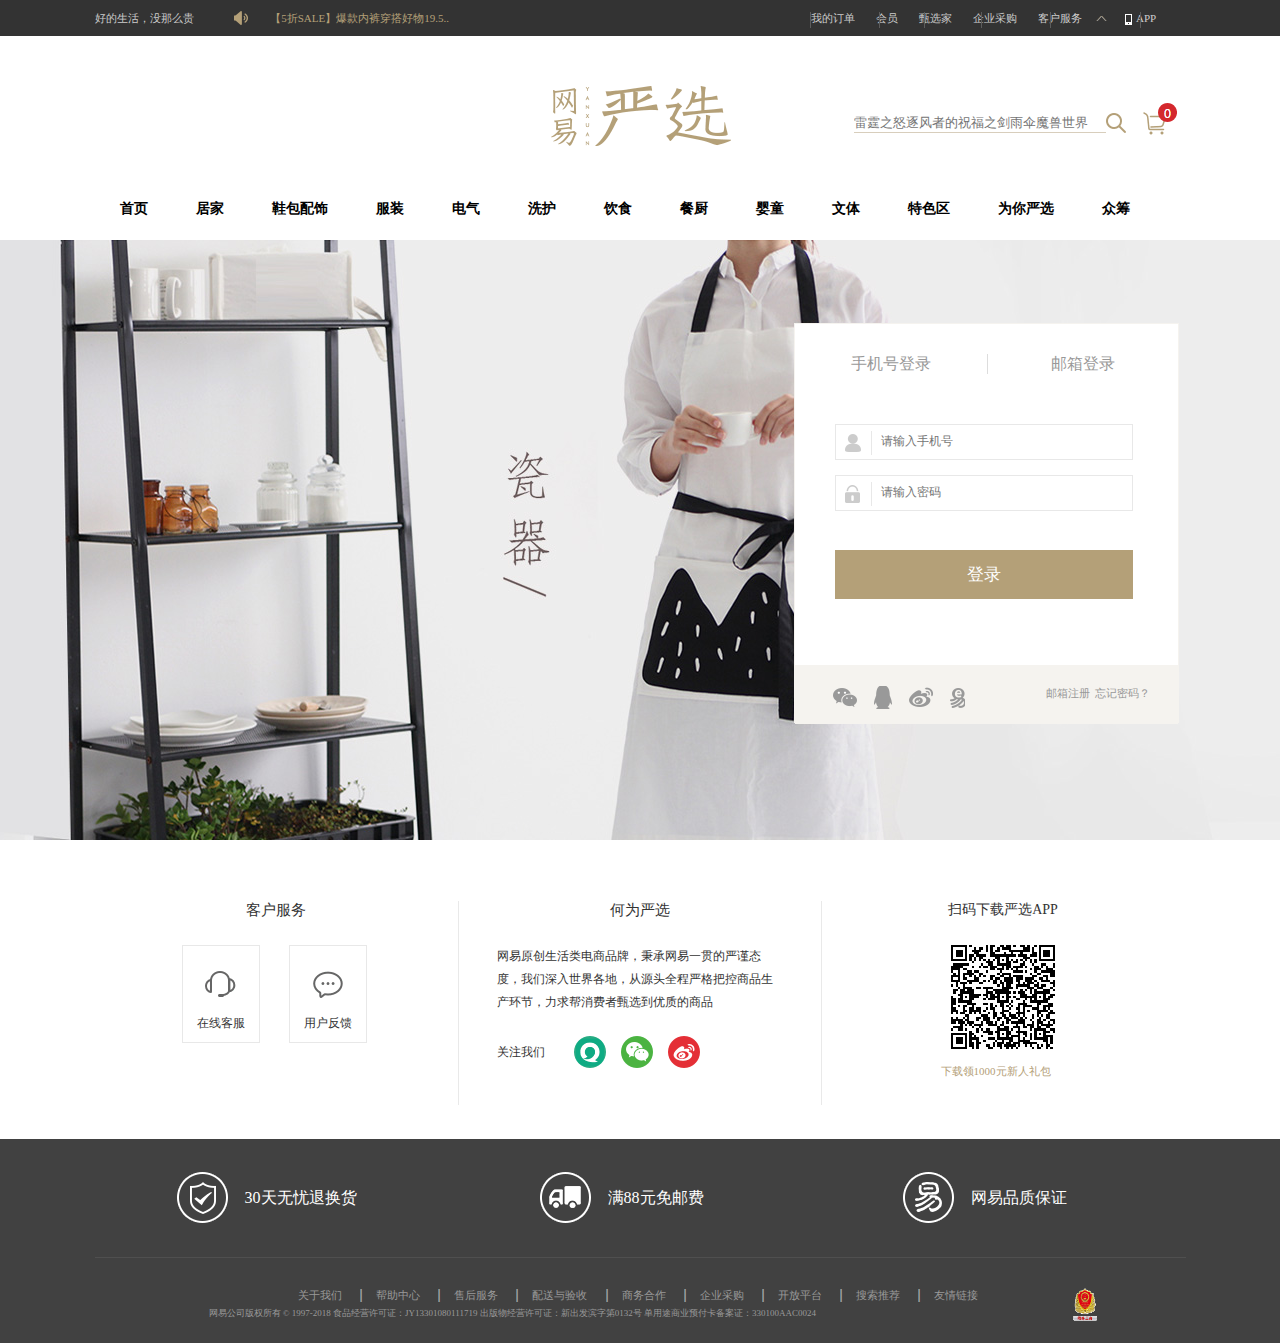
<file: index2.html>
<!DOCTYPE html>
<html lang="en">
<head>
	<meta charset="UTF-8">
	<title>Document</title>
	<link rel="stylesheet" href="css/index2.css">
</head>
<body>
	<div id="header">
		<div class="main">
			<div class="left">好的生活，没那么贵<img src="images/yy1.png" alt="" class="i1">
			</div>
			<div class="cen">
				<ul class="box" id="box2">
					<li>【5折SALE】爆款内裤穿搭好物19.5..</li>
					<li>【5折SALE】爆款内裤穿搭好物19.5..</li>
					<li>【5折SALE】爆款内裤穿搭好物19.5..</li>
					<li>【5折SALE】爆款内裤穿搭好物19.5..</li>
				</ul>
			</div>
			<ul class="rig">
				<li>&nbsp;&nbsp;&nbsp;&nbsp;&nbsp;&nbsp;&nbsp;</li>
				<li>&nbsp;&nbsp;&nbsp;&nbsp;&nbsp;&nbsp;&nbsp;</li>
				<li>我的订单</li>
				<li>会员</li>
				<li>甄选家</li>
				<li>企业采购</li>
				<li class="l1">客户服务<ul class="hov">
					<p>在线客服</p>
					<p>帮助中心</p>
					<p>商务合作</p>
					<p class="las">开放平台</p>
				</ul></li>
				<li class="l2">APP<img src="images/yy6.png" alt="" class="i8"><img src="images/yy7.png" alt="" class="i9"></li>
				<img src="images/yy2.png" alt="" class="i2">
				<img src="images/yy2.png" alt="" class="i3">
				<img src="images/yy2.png" alt="" class="i4">
				<img src="images/yy2.png" alt="" class="i5">
				<img src="images/yy2.png" alt="" class="i6">
				<img src="images/yy2.png" alt="" class="i7">

			</ul>
			
		</div>
	</div>
		<div id="nav">
		<div class="main">
		<div class="lef"></div>
		<div class="rig">
			<input type="text" id="tex" placeholder="雷霆之怒逐风者的祝福之剑雨伞魔兽世界">
			<button class="fangda"></button>
			<img src="images/yy0.png" alt="" class="i2">
		</div>
		<ul class="bot">
			<li class="l1 x1"><a href="">首页</a></li>
			<li class="l1 l2"><a href="">居家</a><ul class="u1 w1"><img src="images/y1.png" alt="" class="i3">
				<li class="ml">床品
				<div>床品件套<img src="images/y2.png" alt="" class="tu"></div>
				<div>枕被<img src="images/y3.png" alt="" class="tu"></div></li>
				<li>家居家装
				<div>家具<img src="images/y4.png" alt="" class="tu"></div>
				<div>灯具<img src="images/y5.png" alt="" class="tu"></div>
				<div>布艺软装<img src="images/y6.png" alt="" class="tu"></div>
				<div>家饰<img src="images/y7.png" alt="" class="tu"></div></li>
				<li>收纳
				<div>收纳<img src="images/y8.png" alt="" class="tu"></div>
				<div>旅行用品<img src="images/y9.png" alt="" class="tu"></div>
				<div>晾晒除味<img src="images/y0.png" alt="" class="tu"></div></li>
				<li>医疗宠物
				<div>家庭医疗<img src="images/q1.png" alt="" class="tu"></div>
				<div>宠物<img src="images/q2.png" alt="" class="tu"></div>
				</li>
			</ul></li>
			<li class="l1 l3"><a href="">鞋包配饰</a><ul class="u3 w1"><img src="images/y1.png" alt="" class="i3">
			<li class="ml">箱包
			<div>行李箱<img src="images/nn.png" alt="" class="tu"></div>
			<div>女式包袋<img src="images/nn1.png" alt="" class="tu"></div>
			<div>男士包袋<img src="images/nn2.png" alt="" class="tu"></div>
			<div>钱包及小皮件<img src="images/nn3.png" alt="" class="tu"></div></li>
			<li>鞋靴
			<div>女鞋<img src="images/nn4.png" alt="" class="tu"></div>
			<div>男鞋<img src="images/nn5.png" alt="" class="tu"></div>
			<div>拖鞋<img src="images/nn6.png" alt="" class="tu"></div>
			<div>鞋配<img src="images/nn7.png" alt="" class="tu"></div></li>
			<li class="ml2">配饰配件
			<div>袜子<img src="images/nn8.png" alt="" class="tu"></div>
			<div>丝袜<img src="images/nn9.png" alt="" class="tu"></div>
			<div>围巾件套<img src="images/nn10.png" alt="" class="tu"></div>
			<div>首饰<img src="images/nn11.png" alt="" class="tu"></div>
			<div>配件<img src="images/nn12.png" alt="" class="tu"></div>
			</li>
			<li>&nbsp;<div>眼镜<img src="images/nn13.png" alt="" class="tu"></div></li></ul></li>

			<li class="l1 l4"><a href="">服装</a><ul class="u4 w1"><img src="images/y1.png" alt="" class="i3">
			<li class="ml">当季流行
			<div>毛衣<img src="images/kx1.png" alt="" class="tu"></div>
			<div>羽绒<img src="images/kx2.png" alt="" class="tu"></div>
			<div>风衣毛呢<img src="images/kx3.png" alt="" class="tu"></div>
			<div>牛仔裤<img src="images/kx4.png" alt="" class="tu"></div></li>
			<li>女装
			<div>女士T恤<img src="images/kx5.png" alt="" class="tu"></div>
			<div>女士外套<img src="images/kx6.png" alt="" class="tu"></div>
			<div>女士裤装<img src="images/kx7.png" alt="" class="tu"></div>
			<div>女士裙装<img src="images/kx8.png" alt="" class="tu"></div>
			<div>女士衬衫<img src="images/kx9.png" alt="" class="tu"></div></li>
			<li>男装
			<div>男士T恤<img src="images/kx10.png" alt="" class="tu"></div>
			<div>男士外套<img src="images/kx11.png" alt="" class="tu"></div>
			<div>男士衬衫<img src="images/kx12.png" alt="" class="tu"></div>
			<div>男士裤装<img src="images/kx13.png" alt="" class="tu"></div></li>
			<li class="ml2">内衣家居服
			<div>男士家居服<img src="images/kx14.png" alt="" class="tu"></div>
			<div>女士家居服<img src="images/kx15.png" alt="" class="tu"></div>
			<div>男士内裤<img src="images/kx16.png" alt="" class="tu"></div>
			<div>男士内衣<img src="images/kx17.png" alt="" class="tu"></div>
			<div>女士文胸<img src="images/kx20.png" alt="" class="tu"></div></li>
			<li>&nbsp;
			<div>女士内裤<img src="images/kx21.png" alt="" class="tu"></div>
			<div>女士内衣<img src="images/kx22.png" alt="" class="tu"></div>
			<div>塑身美体<img src="images/kx23.png" alt="" class="tu"></div></li>
			<li class="ml2">运动
			<div>运动T恤<img src="images/kx24.png" alt="" class="tu"></div>
			<div>运动外套<img src="images/kx25.png" alt="" class="tu"></div>
			<div>运动卫衣<img src="images/kx26.png" alt="" class="tu"></div>
			<div>运动裤<img src="images/kx27.png" alt="" class="tu"></div>
			<div>运动文胸<img src="images/kx28.png" alt="" class="tu"></div></li>
			<li>&nbsp;
			<div>运动裤<img src="images/kx29.png" alt="" class="tu"></div>
			<div>泳装<img src="images/nn1.png" alt="" class="tu"></div></li>
			<li class="ml2">Yessing轻运动
			<div>Yessing上装<img src="images/kx31.png" alt="" class="tu"></div>
			<div>Yessing下装<img src="images/kx32.png" alt="" class="tu"></div>
			</li>
			</ul></li>
			<li class="l1 l5"><a href="">电气</a><ul class="u5 w1"><img src="images/y1.png" alt="" class="i3">
			<li class="ml">家用电器
			<div>生活电器<img src="images/xj1.png" alt="" class="tu"></div>
			<div>厨房电器<img src="images/xj2.png" alt="" class="tu"></div>
			<div>个护健康<img src="images/xj3.png" alt="" class="tu"></div></li>
			<li>3C数码
			<div>数码<img src="images/xj4.png" alt="" class="tu"></div>
			<div>影音娱乐<img src="images/xj5.png" alt="" class="tu"></div></li>
			</ul></li>
			<li class="l1 l6"><a href="">洗护</a><ul class="u6 w1"><img src="images/y1.png" alt="" class="i3">
			<li class="ml">纸品清洁
			<div>纸品湿巾<img src="images/a1.png" alt="" class="tu"></div>
			<div>家庭清洁<img src="images/m2.png" alt="" class="tu"></div>
			<div>浴室用品<img src="images/m3.png" alt="" class="tu"></div></li>
			<li class="ml2">护理彩妆
			<div>毛巾浴巾<img src="images/m4.png" alt="" class="tu"></div>
			<div>美妆<img src="images/m5.png" alt="" class="tu"></div>
			<div>香水香氛<img src="images/m6.png" alt="" class="tu"></div>
			<div>面部口腔护理<img src="images/a7.png" alt="" class="tu"></div>
			<div>身体护理<img src="images/a8.png" alt="" class="tu"></div>
			</li>
			<li>&nbsp;<div>洗发护发<img src="images/a9.png" alt="" class="tu"></div></li>
			<li>生理用品<div>生理用品<img src="images/a10.png" alt="" class="tu"></div><div>女性用品<img src="images/a11.png" alt="" class="tu"></div></li>
			</ul></li>
			<li class="l1 l7"><a href="">饮食</a><ul class="u7 w1"><img src="images/y1.png" alt="" class="i3">
			<li class="ml">休闲零食
			<div>饼干糕点<img src="images/jb.png" alt="" class="tu"></div>
			<div>小食糖巧<img src="images/jb1.png" alt="" class="tu"></div>
			<div>坚果炒货<img src="images/jb2.png" alt="" class="tu"></div>
			<div>肉类零食<img src="images/jb3.png" alt="" class="tu"></div>
			<div>蜜饯果干<img src="images/jb4.png" alt="" class="tu"></div></li>
			<li>冲饮茗茶
			<div>冲调饮品<img src="images/jb5.png" alt="" class="tu"></div>
			<div>茶包花茶<img src="images/jb6.png" alt="" class="tu"></div>
			<div>传统茗茶<img src="images/jb7.png" alt="" class="tu"></div></li>
			<li>粮调速食
			<div>方便食品<img src="images/jb8.png" alt="" class="tu"></div>
			<div>米面粮油<img src="images/jb9.png" alt="" class="tu"></div>
			<div>南北干货<img src="images/jb10.png" alt="" class="tu"></div>
			<div>调味酱菜<img src="images/jb11.png" alt="" class="tu"></div></li>
			<li>酒水饮料
			<div>酒类<img src="images/jb12.png" alt="" class="tu"></div>
			<div>乳品饮料<img src="images/nn1.png" alt="" class="tu"></div></li>
			<li>滋补保健
			<div>滋补食材<img src="images/jb14.png" alt="" class="tu"></div>
			<div>保健品<img src="images/jb15.png" alt="" class="tu"></div></li>
			<li>生鲜甜点
			<div>甜品鲜花<img src="images/jb16.png" alt="" class="tu"></div>
			<div>果鲜肉蛋<img src="images/jb17.png" alt="" class="tu"></div>
			<div>网易黑猪<img src="images/jb18.png" alt="" class="tu"></div></li>
			<li>进口食品
			<div>海外美食<img src="images/jb19.png" alt="" class="tu"></div></li>
			</ul></li>
			<li class="l1 l8"><a href="">餐厨</a><ul class="u8 w1"><img src="images/y1.png" alt="" class="i3">
			<li class="ml">厨房用品
			<div>锅具<img src="images/jb19.png" alt="" class="tu"></div>
			<div>清洁保鲜<img src="images/jb18.png" alt="" class="tu"></div>
			<div>厨房配件<img src="images/jb17.png" alt="" class="tu"></div>
			<div>刀剪砧板<img src="images/jb16.png" alt="" class="tu"></div></li>
			<li>餐厅用品
			<div>餐具<img src="images/jb15.png" alt="" class="tu"></div>
			<div>水具杯壶<img src="images/jb14.png" alt="" class="tu"></div>
			<div>茶具咖啡具酒具<img src="images/jb13.png" alt="" class="tu"></div></li>
			</ul></li>
			<li class="l1 l9"><a href="">婴童</a><ul class="u9 w1"><img src="images/y1.png" alt="" class="i3">
			<li class="ml ml2">婴童生活
			<div>套装礼盒<img src="images/kx32.png" alt="" class="tu"></div>
			<div>婴童洗护<img src="images/kx31.png" alt="" class="tu"></div>
			<div>婴童床品<img src="images/nn1.png" alt="" class="tu"></div>
			<div>毛巾口水巾<img src="images/kx29.png" alt="" class="tu"></div>
			<div>儿童家具收纳<img src="images/kx28.png" alt="" class="tu"></div></li>
			<li>&nbsp;
			<div>喂养用品<img src="images/kx27.png" alt="" class="tu"></div>
			<div>玩具<img src="images/kx26.png" alt="" class="tu"></div>
			<div>童车童床<img src="images/kx25.png" alt="" class="tu"></div></li>
			<li>童鞋童包
			<div>童鞋<img src="images/kx24.png" alt="" class="tu"></div>
			<div>童包<img src="images/kx23.png" alt="" class="tu"></div></li>
			<li>服饰配搭
			<div>新生儿服装<img src="images/kx22.png" alt="" class="tu"></div>
			<div>小童服装<img src="images/kx21.png" alt="" class="tu"></div>
			<div>中大童服装<img src="images/kx20.png" alt="" class="tu"></div>
			<div>婴童配搭<img src="images/kx17.png" alt="" class="tu"></div></li>
			<li>孕产妈咪
			<div>孕产内衣<img src="images/kx16.png" alt="" class="tu"></div>
			<div>孕妈装<img src="images/kx15.png" alt="" class="tu"></div>
			<div>妈咪用品<img src="images/kx14.png" alt="" class="tu"></div></li>
			</ul></li>
			<li class="l1 l10"><a href="">文体</a><ul class="u10 w1"><img src="images/y1.png" alt="" class="i3">
			<li class="ml">文体音像
			<div>文具<img src="images/kx13.png" alt="" class="tu"></div>
			<div>运动户外<img src="images/kx12.png" alt="" class="tu"></div>
			<div>乐器唱片<img src="images/kx11.png" alt="" class="tu"></div></li>
			<li>礼品点卡
			<div>礼品卡<img src="images/kx10.png" alt="" class="tu"></div>
			<div>游戏点卡<img src="images/kx9.png" alt="" class="tu"></div></li>
			<li class="ml2">周边商品
			<div>云音乐周边<img src="images/kx8.png" alt="" class="tu"></div>
			<div>暴雪周边<img src="images/kx7.png" alt="" class="tu"></div>
			<div>我的世界<img src="images/kx6.png" alt="" class="tu"></div>
			<div>梦幻西游<img src="images/kx5.png" alt="" class="tu"></div>
			<div>大话西游<img src="images/kx4.png" alt="" class="tu"></div></li>
			<li>&nbsp;
			<div>阴阳师<img src="images/kx3.png" alt="" class="tu"></div>
			<div>游戏表情<img src="images/kx2.png" alt="" class="tu"></div>
			<div>文创周边<img src="images/kx5.png" alt="" class="tu"></div>
			<div>影视周边<img src="images/kx1.png" alt="" class="tu"></div>
			<div>动漫电玩<img src="images/kx20.png" alt="" class="tu"></div></li>
			</ul></li>
			<li class="l1 l11"><a href="">特色区</a><ul class="u11 w1"><img src="images/y1.png" alt="" class="i3">
			<li class="ml">海外制造馆
			<div>日本馆<img src="images/nn1.png" alt="" class="tu"></div>
			<div>韩国馆<img src="images/nn2.png" alt="" class="tu"></div>
			<div>东南亚馆<img src="images/nn3.png" alt="" class="tu"></div>
			<div>欧美馆<img src="images/nn4.png" alt="" class="tu"></div>
			<div>澳新馆<img src="images/nn5.png" alt="" class="tu"></div></li>
			<li>特色品牌馆
			<div>智造馆<img src="images/nn6.png" alt="" class="tu"></div>
			<div>春风馆<img src="images/nn7.png" alt="" class="tu"></div>
			<div>味央馆<img src="images/nn8.png" alt="" class="tu"></div>
			<div>Yessing馆<img src="images/nn9.png" alt="" class="tu"></div>
			<div>国风馆<img src="images/nn10.png" alt="" class="tu"></div></li>
			<li>推荐品牌馆
			<div>严选推荐馆<img src="images/kx2.png" alt="" class="tu"></div></li></ul></li>
			<li class="l1"><a href="">为你严选</a></li>
			<li class="l1"><a href="">众筹</a></li>
		</ul>
			
		</div>
	</div>
	<div id="ciqi">
	<img src="images/ciqi.jpg" alt="" style="position: absolute;left: 50%;margin-left: -956px;">
	<div id="denglu">
		<ul class="top">
			<li id="top_l">手机号登录</li>
			<li id="top_r">邮箱登录</li>
			<img src="images/youxiang.png" alt="" class="i3">
		</ul>
		<div class="bigcen">
		<div class="cen" id="bl1">
		<div class="cent"><input type="text" id="tex1" class="tex" placeholder="请输入手机号"></div>
		<div class="cenc"><input type="text" id="tex2" class="tex" placeholder="请输入密码"></div>
			<div class="cenb">登录</div>
		</div>
		<div class="cen1 cen" id="bl2">
		<div class="cent"><input type="text" id="tex1" class="tex" placeholder="邮箱账号"></div>
		<div class="cenc"><input type="text" id="tex2" class="tex" placeholder="请输入密码"></div>
			<div class="cenb">登录</div>
		</div>
</div>
		<div class="las">
			<div class="la1"></div>
			<div class="la2"></div>
			<div class="la3"></div>
			<div class="la4"></div>
			<h2>忘记密码？</h2><h1 id="zhuce"><a href="index3.html" target="black" style="color: #999">邮箱注册</a></h1>
		</div>
	</div>
	</div>
	<div id="foot2">
	<div class="main">
		<div class="lef"><h1>客户服务</h1><div class="ll ll1">在线客服</div><div class="lr ll1">用户反馈</div></div>
		<div class="cen"><h1>何为严选</h1><h2>网易原创生活类电商品牌，秉承网易一贯的严谨态度，我们深入世界各地，从源头全程严格把控商品生产环节，力求帮消费者甄选到优质的商品</h2><h3>关注我们<img src="images/weixin1.png" alt="" class="w1"><img src="images/weixin2.png" alt="" class="w2"><img src="images/weixin3.png" alt="" class="w3"></h3></div>
		<div class="rig"><h1>扫码下载严选APP</h1><img src="images/erwei.png" alt=""><h2>下载领1000元新人礼包</h2></div>
	</div>
</div>
<div id="footer">
	<div class="main">
		<ul class="top">
			<li><img src="images/tub.png" alt="">30天无忧退换货</li>
			<li><img src="images/tub2.png" alt="">满88元免邮费</li>
			<li><img src="images/tub3.png" alt="">网易品质保证</li>
		</ul>
		<ul class="cen">
			<li>关于我们</li>
			<li>帮助中心</li>
			<li>售后服务</li>
			<li style="width: 90px;">配送与验收</li>
			<li>商务合作</li>
			<li>企业采购</li>
			<li>开放平台</li>
			<li>搜索推荐</li>
			<li style="background: none">友情链接</li>
		</ul>
		<h1 style="position: relative;"><img src="images/shangbiao.gif" alt="" style="width: 30px;height: 36px;position: absolute;right: 86px;top: -20px;">网易公司版权所有 © 1997-2018   食品经营许可证：JY13301080111719 出版物经营许可证：新出发滨字第0132号 单用途商业预付卡备案证：330100AAC0024</h1>
	</div>
</div>
</body>
</html>
<script src="js/2.js"></script>
</file>
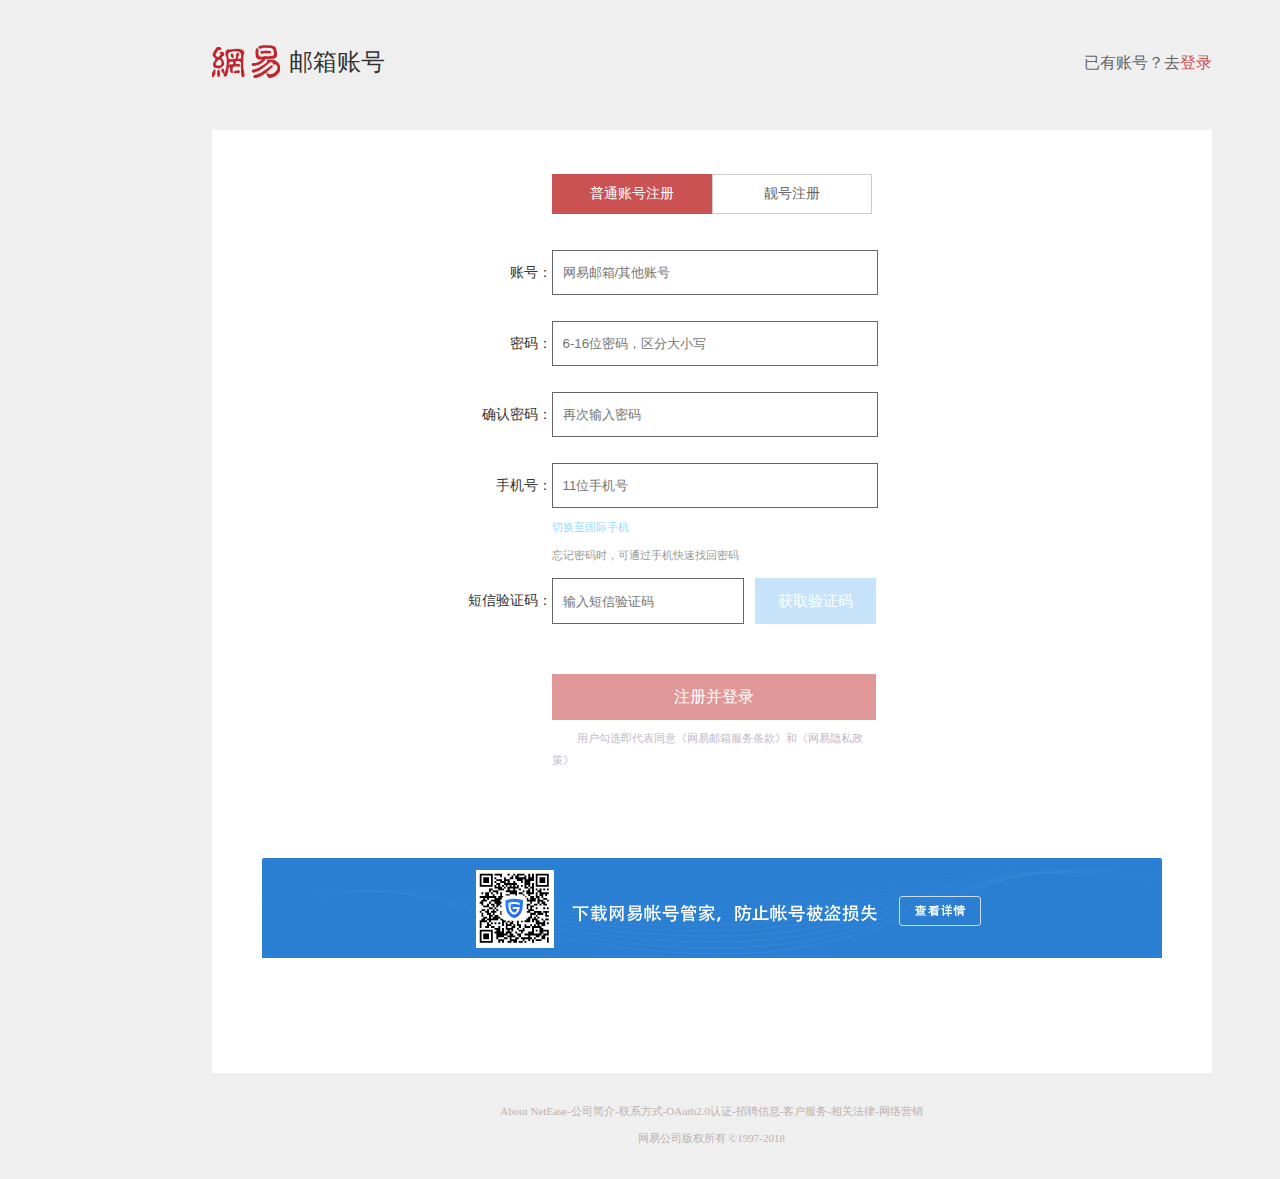
<file: index3.html>
<!DOCTYPE html>
<html lang="en">
<head>
	<meta charset="UTF-8">
	<title>Document</title>
	<style>
			*{ margin:0; padding:0;}
			b,strong{ font-weight:normal;}
			i,em{ font-style:normal;}
			ul,ol,li{ list-style:none;}
			a,u{ text-decoration:none;}
			h1,h2,h3,h4,h5,h6{ font-size:16px; font-weight:normal;}
			#zhu{width: 1423px;height: 1179px;background:#efefef;margin: 0 auto}
			.main{width: 1000px;margin: 0 auto}
			#zhu .top{height: 130px;padding-top: 45px;box-sizing:border-box}
			#zhu .top .zhang{background: url(images/tubiao.png) no-repeat left;height: 35px;font-size: 24px;line-height: 35px;color: #333;text-indent: 77px;margin-bottom: 50px;}
			#zhu .top .zhang a{color: #333}
			#zhu .top .zhang span{float: right;font-size: 16px;color: #666}
			#zhu .top .zhang span b a{color: #ca5252}
			#zhu .top .zhang span b a:hover{color: #333}
			#zhu .cen{margin-bottom: 31px;height: 943px;background: #fff;padding-top: 44px;box-sizing:border-box;}
			#zhu .cen .up{margin-bottom: 36px;width: 320px;height: 40px;margin-left: 340px;}
			#zhu .cen .up li{cursor: pointer;float: left;width: 158px;height: 38px;line-height: 38px;font-size: 14px;text-align: center;}
			#zhu .cen .lef{width: 340px;height: 608px;float: left;}
			#zhu .cen .lef li{width: 340px;height: 45px;margin-bottom: 26px;font-size: 14px;line-height: 45px;color: #333}
			#zhu .cen .lef li span{float: right;}
			#zhu .cen .zhong{width: 324px;height: 608px;float: left;position: relative;}
			#zhu .cen .zhong input{display: block;width: 324px;height: 43px;margin-bottom: 26px;border:1px solid #666;outline: none;text-indent: 10px;color: #bdbdbd;line-height: 43px;}
			#zhu .cen .zhong .deng{width: 121px;height: 46px;line-height: 46px;text-align: center;font-size: 15px;color: #fff;background: #c6e3f9;position: absolute;right: 0px;bottom: 234px;}
			#zhu .cen .zhong .zhu2{width: 324px;height: 46px;line-height: 46px;font-size: 16px;color: #fff;text-align: center;background: #df9797;margin-bottom: 7px;}
			#zhu .cen .zhong .yanzheng{width: 324px;height: 50px;font-size: 16px;line-height: 50px;text-align: center;}
			#zhu .cen .rig{width: 336px;height: 608px;float: left;position: relative;}
			#zhu .cen .rig li{width: 336px;height: 45px;margin-bottom: 26px;font-size: 14px;line-height: 45px;color: #333;text-indent: 45px;position: relative;}
			#zhu .cen .rig li img{position: absolute;left:22px;top:16px;}
			#zhu .bot{height: 36px;text-align: center}
			#zhu .bot h1{font-size: 11px;color: #beb1b1;margin-bottom: 12px;cursor: pointer;}
			#zhu .bot h2{font-size: 11px;color: #beb1b1}
			#zhu .bot h1 span:hover{color: orange}
			



	</style>
</head>
<body>
	<div id="zhu">
		<div class="main">
			<div class="top">
				<div class="zhang"><a href="">邮箱账号</a><span>已有账号？去<b id="denglu1" style="cursor: pointer;"><a href="index2.html" target="blank">登录</a></b></span></div>
			</div>
			<div class="cen">
				<ul class="up">
					<li style="background: #ca5252;border:1px solid #ca5252;color: #fff">普通账号注册</li>
					<li style="background: #fff;border:1px solid #ccc;color: #666">靓号注册</li>
				</ul>
				<ul class="lef">
					<li><span>账号：</span></li>
					<li><span>密码：</span></li>
					<li><span>确认密码：</span></li>
					<li style="margin-bottom: 70px;"><span>手机号：</span></li>
					<li><span>短信验证码：</span></li>
				</ul>
				<div class="zhong">
					<input type="text" id="tex1" placeholder="网易邮箱/其他账号">
					<input type="password" id="tex2" placeholder="6-16位密码，区分大小写">
					<input type="password" id="tex3" placeholder="再次输入密码">
					<input type="text" id="tex4" style="margin-bottom: 70px;" placeholder="11位手机号">
					<input type="text" id="tex5" placeholder="输入短信验证码" style="width: 190px;height: 44px;margin-bottom:0px">
					<h1 style="position: absolute;top: 272px;left: 0;font-size: 11px;line-height: 11px;width: 85px;color: #94dcff">切换至国际手机</h1>
					<h2 style="position: absolute;top: 300px;left: 0;font-size: 11px;line-height: 11px;width: 205px;color: #999">忘记密码时，可通过手机快速找回密码</h2>
					<div class="deng" id="btn" style="cursor: pointer;">获取验证码</div>
					<div class="yanzheng" id="zhuce2"></div>
					<div class="zhu2" id="zhucele" style="cursor: pointer;">注册并登录</div>
					<h3 style="line-height: 22px;font-size: 11px;color: #c2b8cb;text-indent: 25px;">用户勾选即代表同意《网易邮箱服务条款》和《网易隐私政策》</h3>
				</div>
				<ul class="rig" id="rig_li">
					<li class="lis"></li>
					<li class="lis"></li>
					<li class="lis"></li>
					<li style="margin-bottom: 70px;" class="lis"></li>
					<li class="lis"></li>
					
				</ul>
				<img src="images/xiazai.png" alt="" style="margin-left: 50px;">
			</div>
			<div class="bot"><h1><span>About NetEase</span>-<span>公司简介</span>-<span>联系方式</span>-<span>OAuth2.0认证</span>-<span>招聘信息</span>-<span>客户服务</span>-<span>相关法律</span>-<span>网络营销</span></h1><h2>网易公司版权所有 ©1997-2018</h2></div>
		</div>
	</div>
</body>
</html>
<script>
		var list=document.getElementsByClassName("lis")
		var a=["t","t","t","t","t"]
		tex1.onkeyup=function(){
			var tex11=tex1.value
			var reg1=/^[A-z0-9]{6,18}$/
			if(reg1.test(tex11)){
				list[0].innerHTML=`<img src="images/gou.png" alt="" />`
				a[0]="f"
			}else{
				list[0].innerHTML=`普通帐号须由6-18个字符组成<img src="images/cha.png" alt="" class="i3">`
				a[0]="t"
			}
			if(tex1.value===""){
				list[0].innerHTML=""
			}
		}
		tex2.onkeyup=function(){
			var tex22=tex2.value;
			var reg2=/^[A-z0-9]{6,16}$/
			if(reg2.test(tex22)){
				list[1].innerHTML=`<img src="images/gou.png" alt="" />`
				a[1]="f"
			}else{
				list[1].innerHTML=`密码须由6-16个字符组成，区分大小写<img src="images/cha.png" alt="" class="i3">`
				a[1]="t"
			}
			if(tex2.value===""){
				list[1].innerHTML=""
			}
		}
		tex3.onkeyup=function(){
			
			var tex33=tex3.value
			console.log(tex33)
			if(tex2.value==tex33){
				list[2].innerHTML=`<img src="images/gou.png" alt="" />`
				a[2]="f"
			}else{
				list[2].innerHTML=`密码不一致<img src="images/cha.png" alt="" class="i3">`
				a[2]="t"
			}
			if(tex3.value===""){
				list[2].innerHTML=""
			}
		}
		tex4.onkeyup=function(){
			var tex44=tex4.value;
			var reg4=/^[0-9]{11}$/
			if(reg4.test(tex44)){
				list[3].innerHTML=`<img src="images/gou.png" alt="" />`
				a[3]="f"
			}else{
				list[3].innerHTML=`请输入正确的手机号<img src="images/cha.png" alt="" class="i3">`
				a[3]="t"
			}
			if(tex4.value===""){
				list[3].innerHTML=""
			}
		}

		var arr="1234567890qwertyuiopasdfghjklzxcvbnmQWERTYUIOPASDFGHJKLZXCVBNM";
		var arr1=arr.split("");
		
		btn.onclick=function(){
			var zheng=""
			for(var i=0;i<4;i++){
				
				zheng+=arr1[parseInt(Math.random()*arr1.length)]
		}
			zhuce2.innerHTML=zheng
		}
		tex5.onkeyup=function(){
			var tex55=tex5.value
			if(zhuce2.innerHTML===tex55){
				list[4].innerHTML=`<img src="images/gou.png" alt="" />`
				a[4]="f"
			}else{
				list[4].innerHTML=`验证码不正确<img src="images/cha.png" alt="" class="i3">`
				a[4]="t"
			}
			if(tex5.value===""){
				list[4].innerHTML=""
			}
		}
		zhucele.onclick=function(){
			for(var i=0;i<a.length;i++){
				if(a[i]==="t"){
					alert("注册失败")
					return
				}
			}
			window.location.href="http://localhost/website/index.html"
		}
		
</script>
</file>
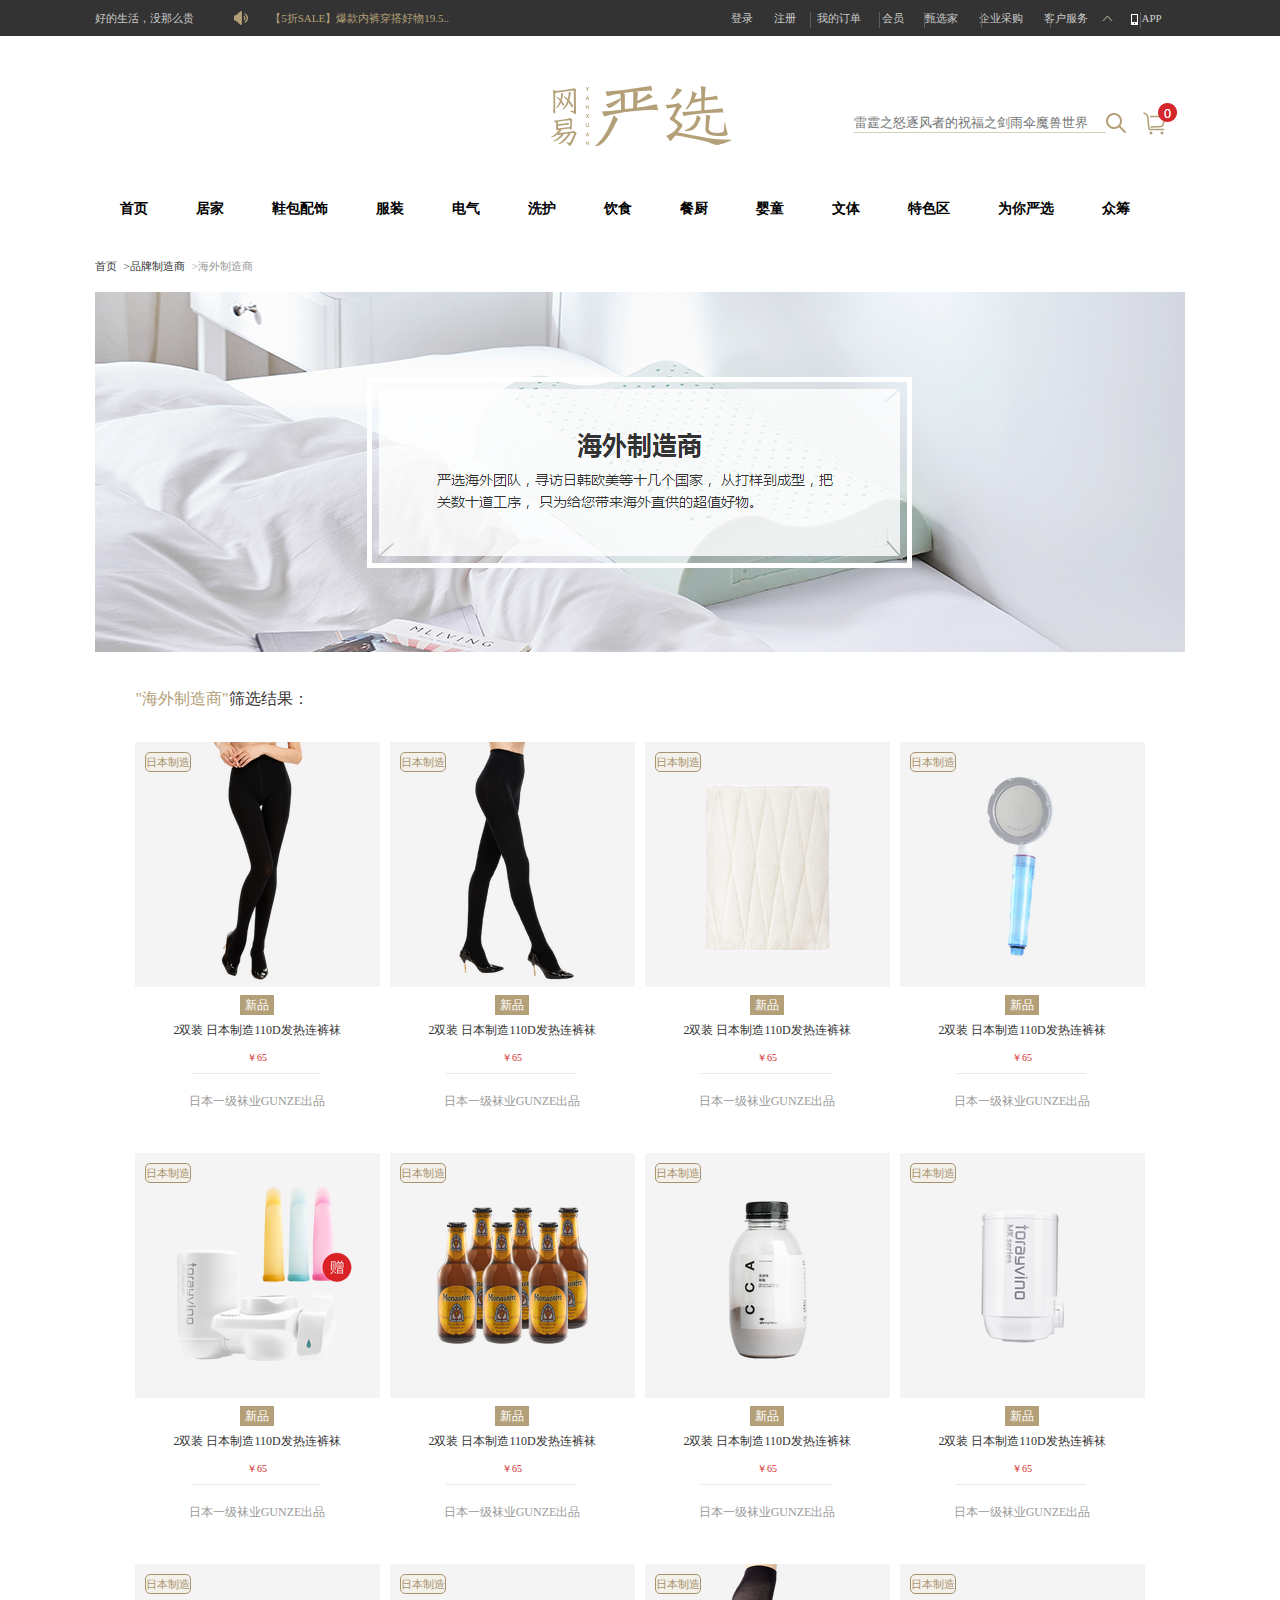
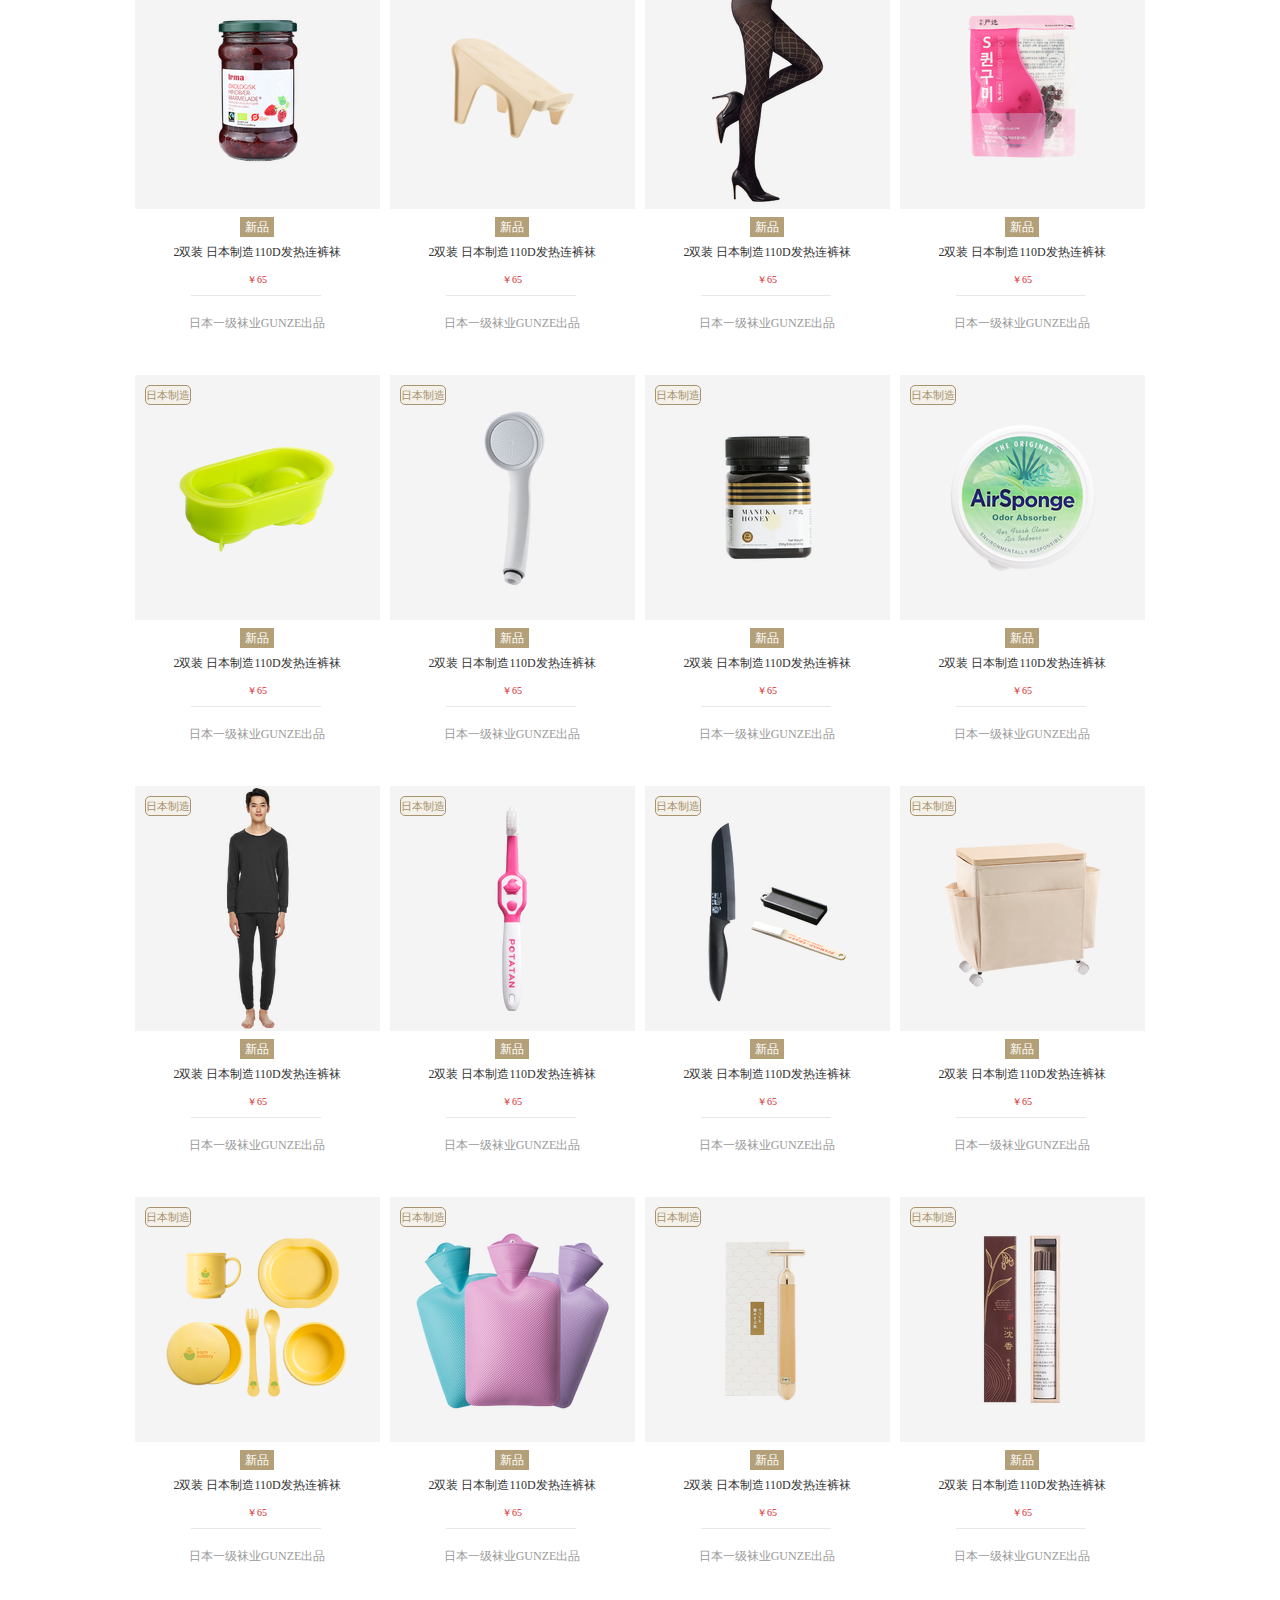
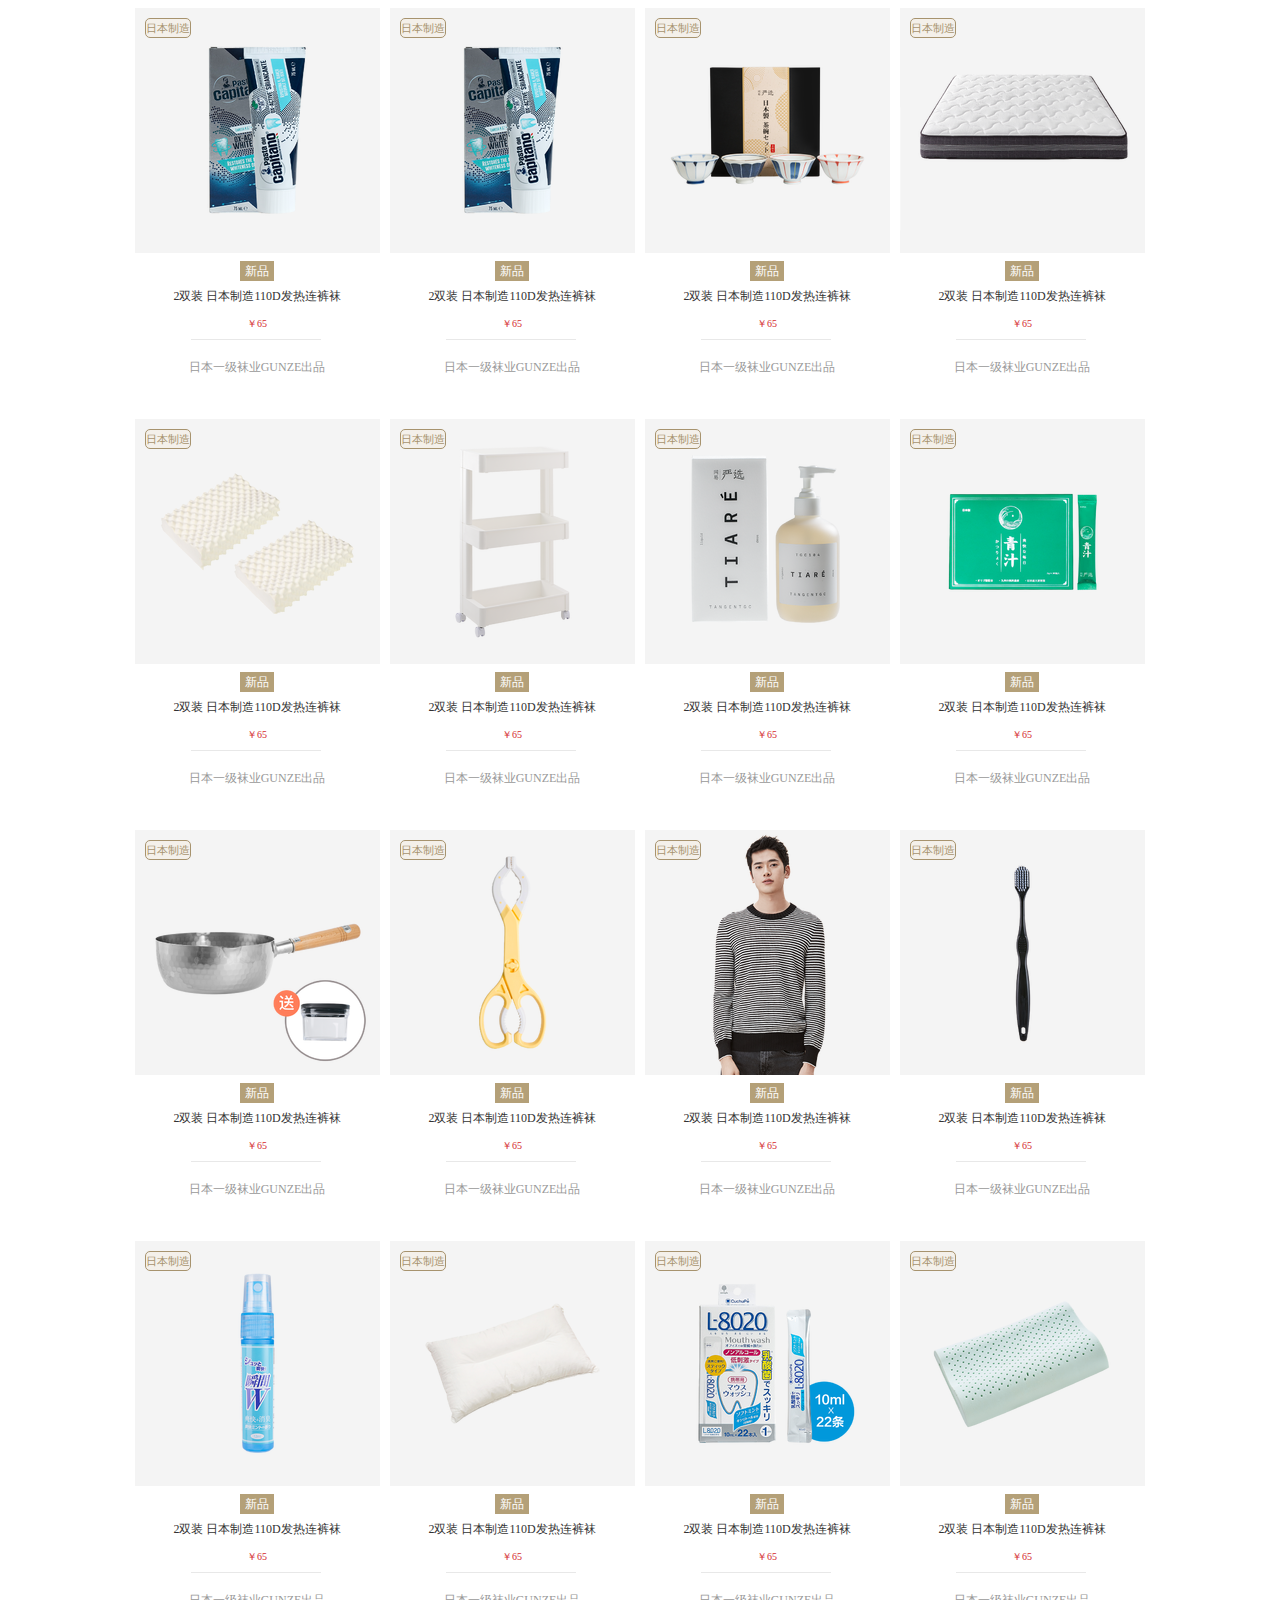
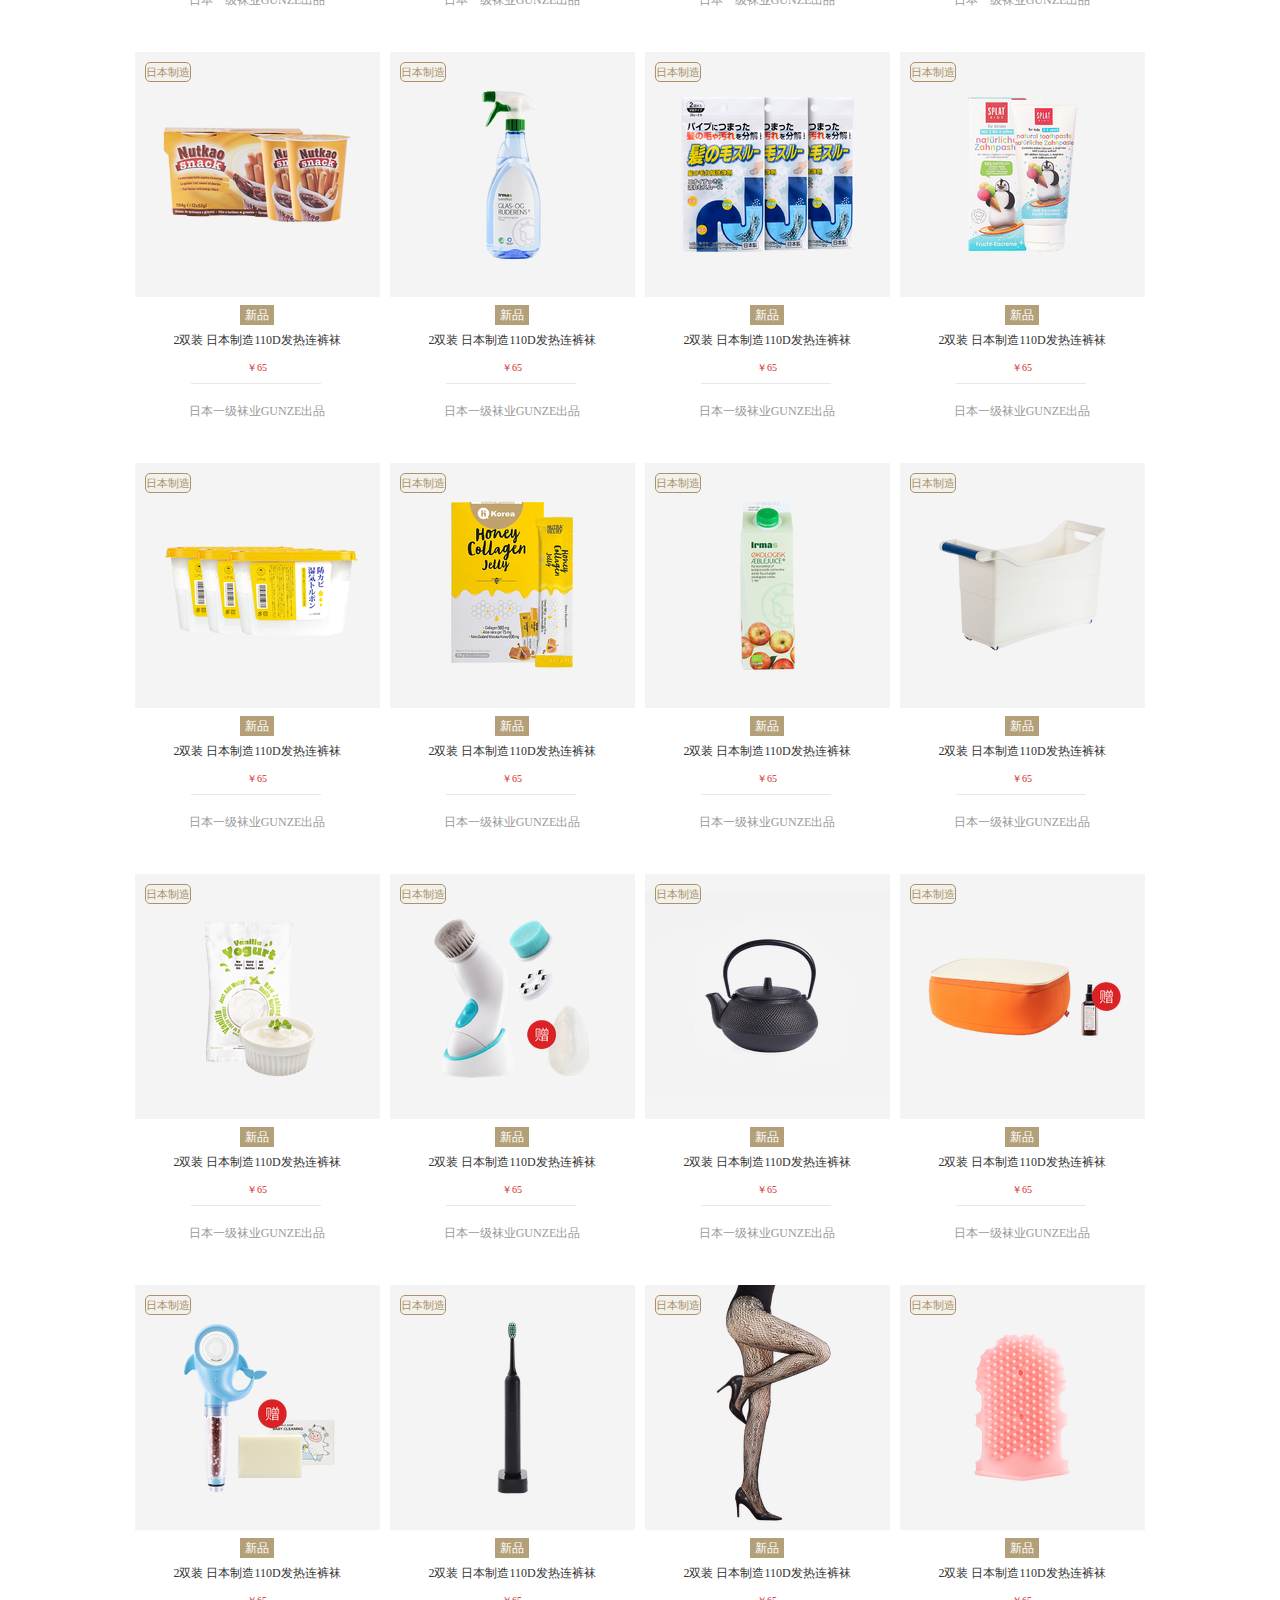
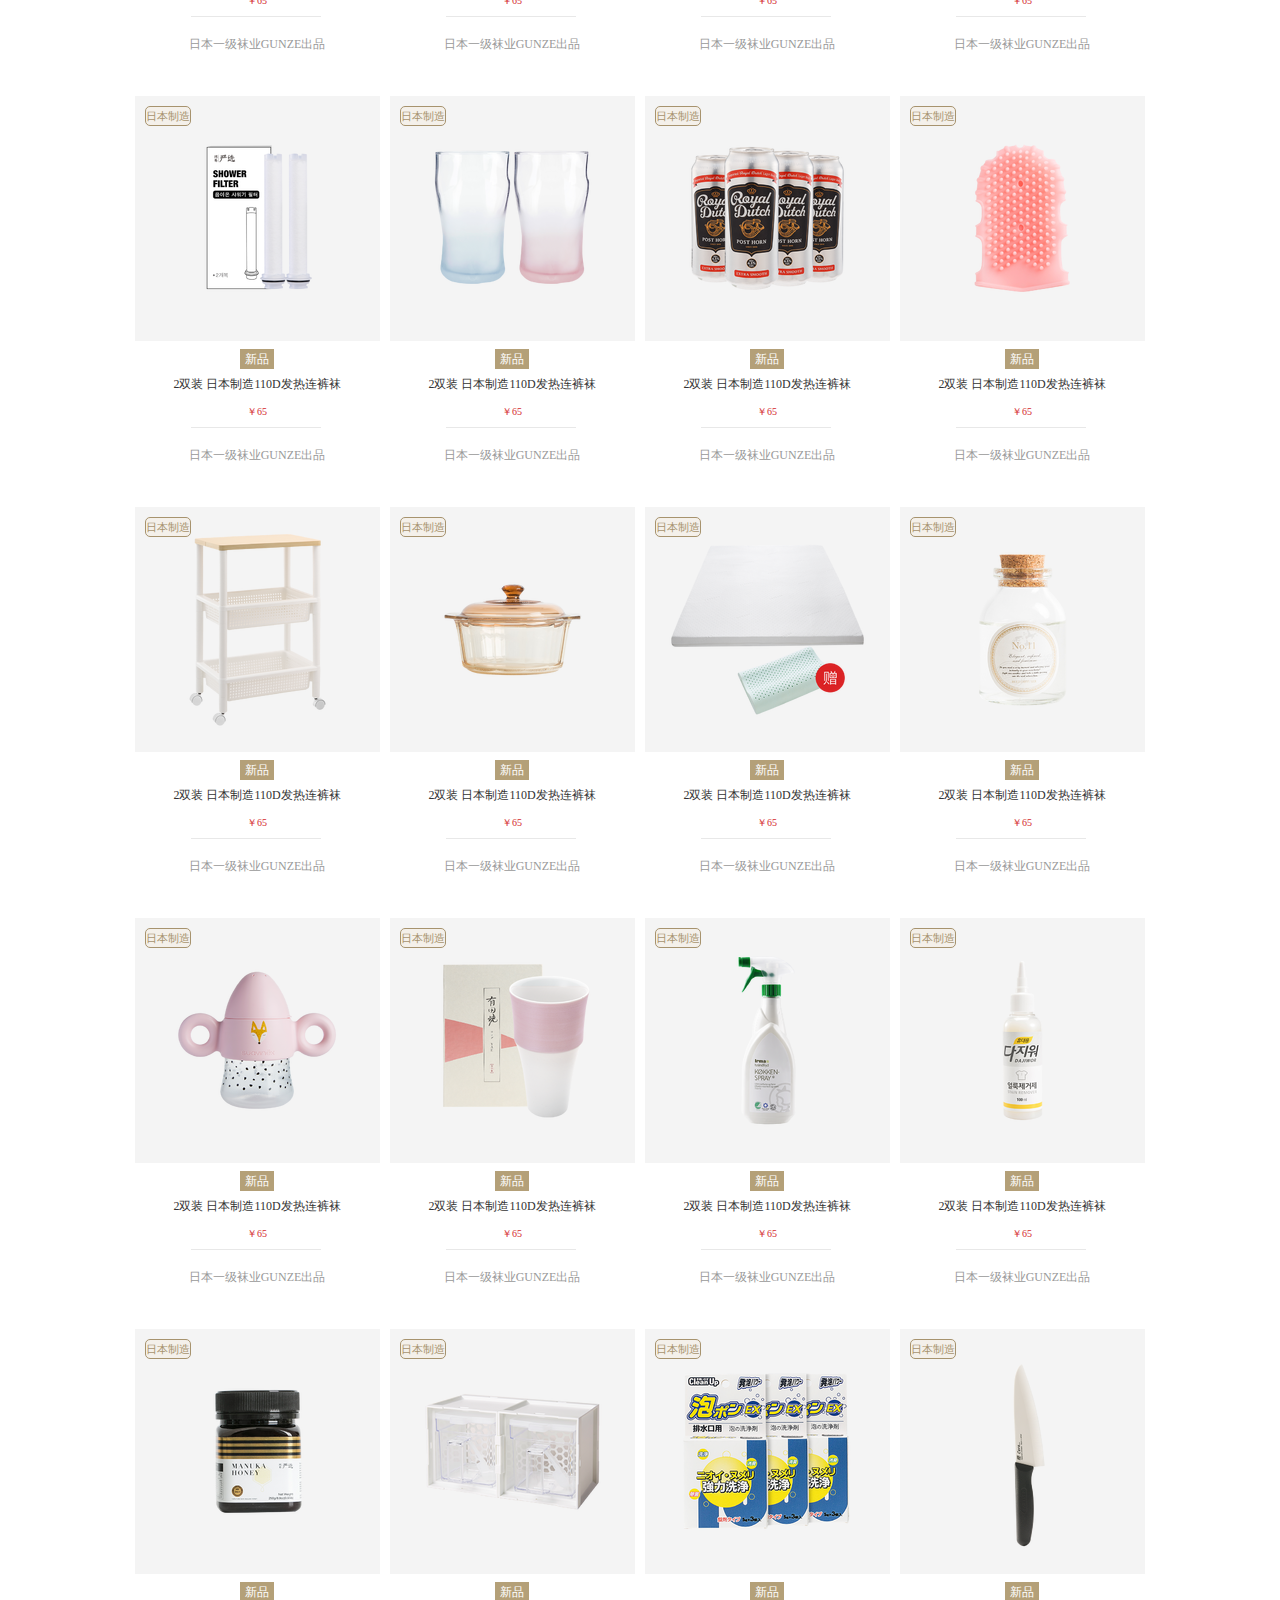
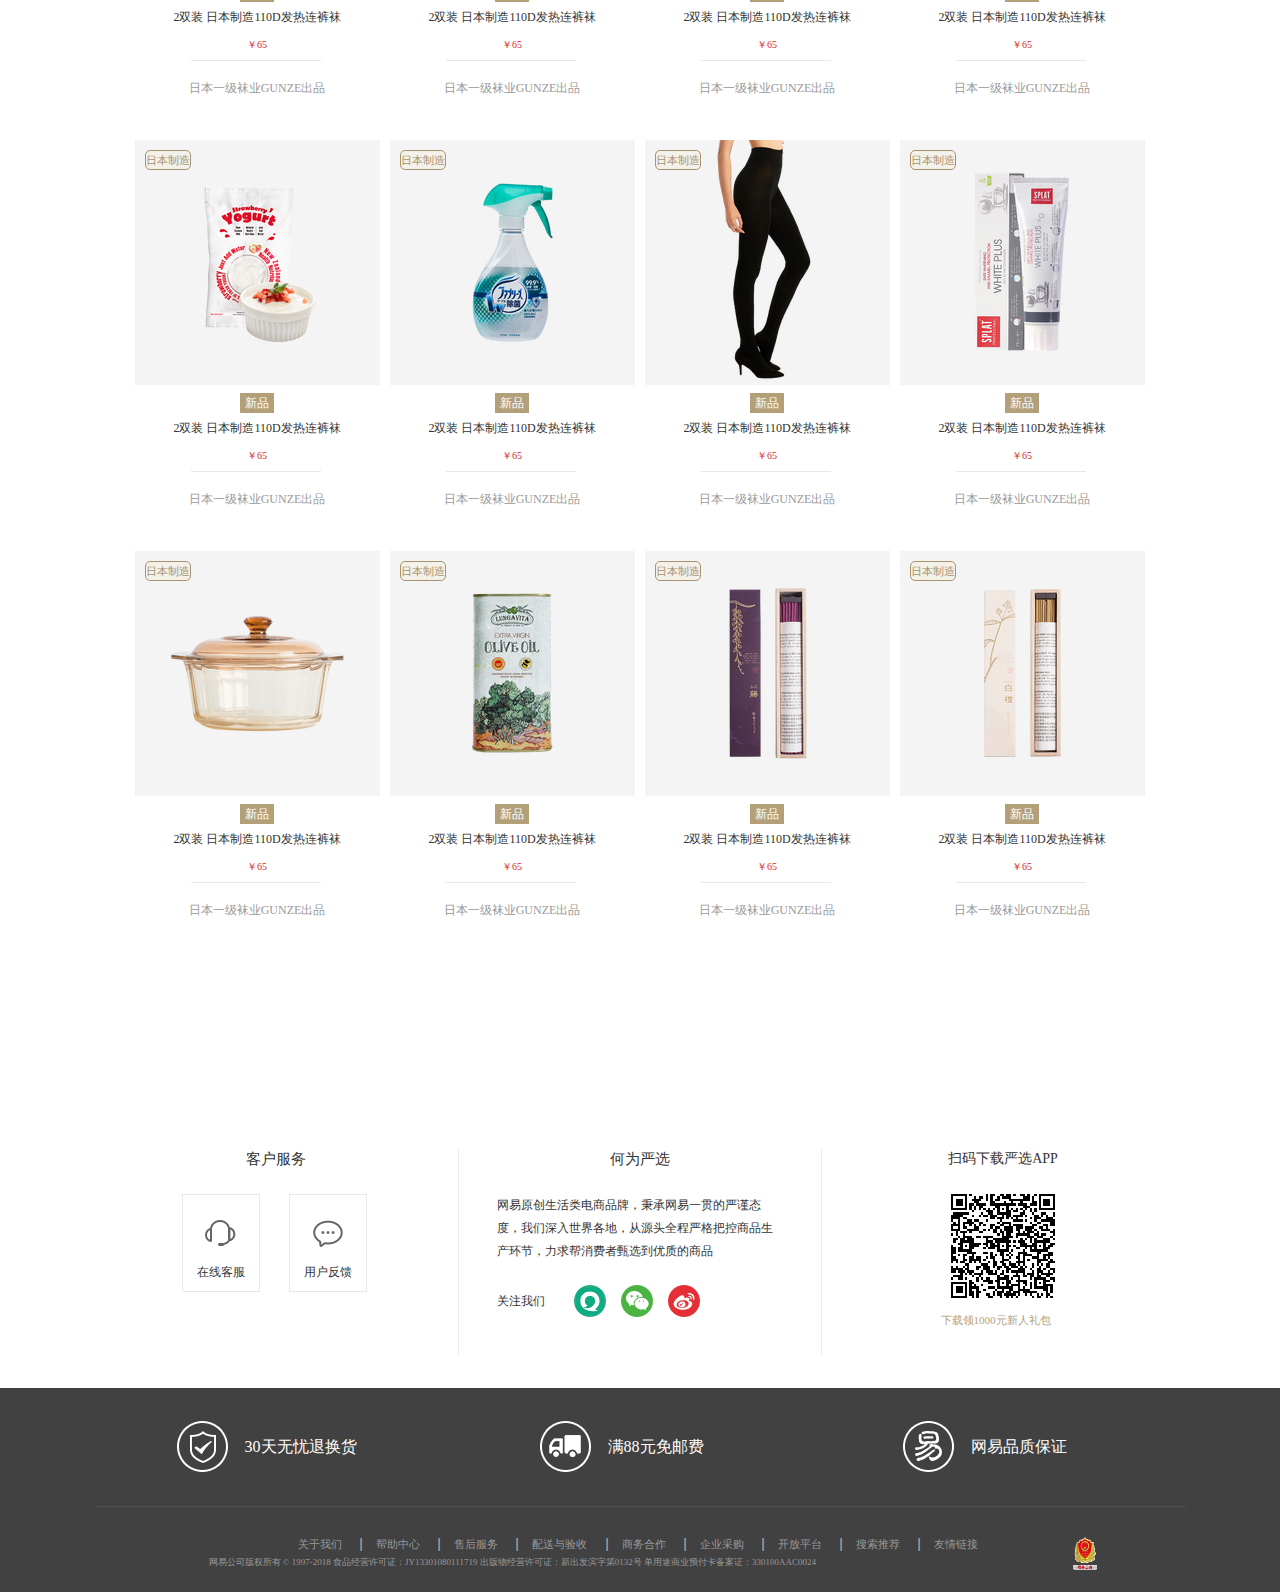
<file: index4.html>
<!DOCTYPE html>
<html lang="en">
<head>
	<meta charset="UTF-8">
	<title>Document</title>
	<link rel="stylesheet" href="css/index3.css">
</head>
<body>
	<div id="header">
		<div class="main">
			<div class="left">好的生活，没那么贵<img src="images/yy1.png" alt="" class="i1">
			</div>
			<div class="cen">
				<ul class="box" id="box2">
					<li>【5折SALE】爆款内裤穿搭好物19.5..</li>
					<li>【5折SALE】爆款内裤穿搭好物19.5..</li>
					<li>【5折SALE】爆款内裤穿搭好物19.5..</li>
					<li>【5折SALE】爆款内裤穿搭好物19.5..</li>
				</ul>
			</div>
			<ul class="rig">
				<li><a href="index2.html" style="color: #ccc" target="blank">登录</a></li>
				<li><a href="index3.html" style="color: #ccc" target="blank">注册</a></li>
				<li>我的订单</li>
				<li>会员</li>
				<li>甄选家</li>
				<li>企业采购</li>
				<li class="l1">客户服务<ul class="hov">
					<p>在线客服</p>
					<p>帮助中心</p>
					<p>商务合作</p>
					<p class="las">开放平台</p>
				</ul></li>
				<li class="l2">APP<img src="images/yy6.png" alt="" class="i8"><img src="images/yy7.png" alt="" class="i9"></li>
				<img src="images/yy2.png" alt="" class="i2">
				<img src="images/yy2.png" alt="" class="i3">
				<img src="images/yy2.png" alt="" class="i4">
				<img src="images/yy2.png" alt="" class="i5">
				<img src="images/yy2.png" alt="" class="i6">
				<img src="images/yy2.png" alt="" class="i7">

			</ul>
			
		</div>
	</div>
	<div id="nav">
		<div class="main">
		<div class="lef"></div>
		<div class="rig">
			<input type="text" id="tex" placeholder="雷霆之怒逐风者的祝福之剑雨伞魔兽世界">
			<button class="fangda"></button>
			<img src="images/yy0.png" alt="" class="i2">
		</div>
		<ul class="bot">
			<li class="l1 x1"><a href="">首页</a></li>
			<li class="l1 l2"><a href="">居家</a><ul class="u1 w1"><img src="images/y1.png" alt="" class="i3">
				<li class="ml">床品
				<div>床品件套<img src="images/y2.png" alt="" class="tu"></div>
				<div>枕被<img src="images/y3.png" alt="" class="tu"></div></li>
				<li>家居家装
				<div>家具<img src="images/y4.png" alt="" class="tu"></div>
				<div>灯具<img src="images/y5.png" alt="" class="tu"></div>
				<div>布艺软装<img src="images/y6.png" alt="" class="tu"></div>
				<div>家饰<img src="images/y7.png" alt="" class="tu"></div></li>
				<li>收纳
				<div>收纳<img src="images/y8.png" alt="" class="tu"></div>
				<div>旅行用品<img src="images/y9.png" alt="" class="tu"></div>
				<div>晾晒除味<img src="images/y0.png" alt="" class="tu"></div></li>
				<li>医疗宠物
				<div>家庭医疗<img src="images/q1.png" alt="" class="tu"></div>
				<div>宠物<img src="images/q2.png" alt="" class="tu"></div>
				</li>
			</ul></li>
			<li class="l1 l3"><a href="">鞋包配饰</a><ul class="u3 w1"><img src="images/y1.png" alt="" class="i3">
			<li class="ml">箱包
			<div>行李箱<img src="images/nn.png" alt="" class="tu"></div>
			<div>女式包袋<img src="images/nn1.png" alt="" class="tu"></div>
			<div>男士包袋<img src="images/nn2.png" alt="" class="tu"></div>
			<div>钱包及小皮件<img src="images/nn3.png" alt="" class="tu"></div></li>
			<li>鞋靴
			<div>女鞋<img src="images/nn4.png" alt="" class="tu"></div>
			<div>男鞋<img src="images/nn5.png" alt="" class="tu"></div>
			<div>拖鞋<img src="images/nn6.png" alt="" class="tu"></div>
			<div>鞋配<img src="images/nn7.png" alt="" class="tu"></div></li>
			<li class="ml2">配饰配件
			<div>袜子<img src="images/nn8.png" alt="" class="tu"></div>
			<div>丝袜<img src="images/nn9.png" alt="" class="tu"></div>
			<div>围巾件套<img src="images/nn10.png" alt="" class="tu"></div>
			<div>首饰<img src="images/nn11.png" alt="" class="tu"></div>
			<div>配件<img src="images/nn12.png" alt="" class="tu"></div>
			</li>
			<li>&nbsp;<div>眼镜<img src="images/nn13.png" alt="" class="tu"></div></li></ul></li>

			<li class="l1 l4"><a href="">服装</a><ul class="u4 w1"><img src="images/y1.png" alt="" class="i3">
			<li class="ml">当季流行
			<div>毛衣<img src="images/kx1.png" alt="" class="tu"></div>
			<div>羽绒<img src="images/kx2.png" alt="" class="tu"></div>
			<div>风衣毛呢<img src="images/kx3.png" alt="" class="tu"></div>
			<div>牛仔裤<img src="images/kx4.png" alt="" class="tu"></div></li>
			<li>女装
			<div>女士T恤<img src="images/kx5.png" alt="" class="tu"></div>
			<div>女士外套<img src="images/kx6.png" alt="" class="tu"></div>
			<div>女士裤装<img src="images/kx7.png" alt="" class="tu"></div>
			<div>女士裙装<img src="images/kx8.png" alt="" class="tu"></div>
			<div>女士衬衫<img src="images/kx9.png" alt="" class="tu"></div></li>
			<li>男装
			<div>男士T恤<img src="images/kx10.png" alt="" class="tu"></div>
			<div>男士外套<img src="images/kx11.png" alt="" class="tu"></div>
			<div>男士衬衫<img src="images/kx12.png" alt="" class="tu"></div>
			<div>男士裤装<img src="images/kx13.png" alt="" class="tu"></div></li>
			<li class="ml2">内衣家居服
			<div>男士家居服<img src="images/kx14.png" alt="" class="tu"></div>
			<div>女士家居服<img src="images/kx15.png" alt="" class="tu"></div>
			<div>男士内裤<img src="images/kx16.png" alt="" class="tu"></div>
			<div>男士内衣<img src="images/kx17.png" alt="" class="tu"></div>
			<div>女士文胸<img src="images/kx20.png" alt="" class="tu"></div></li>
			<li>&nbsp;
			<div>女士内裤<img src="images/kx21.png" alt="" class="tu"></div>
			<div>女士内衣<img src="images/kx22.png" alt="" class="tu"></div>
			<div>塑身美体<img src="images/kx23.png" alt="" class="tu"></div></li>
			<li class="ml2">运动
			<div>运动T恤<img src="images/kx24.png" alt="" class="tu"></div>
			<div>运动外套<img src="images/kx25.png" alt="" class="tu"></div>
			<div>运动卫衣<img src="images/kx26.png" alt="" class="tu"></div>
			<div>运动裤<img src="images/kx27.png" alt="" class="tu"></div>
			<div>运动文胸<img src="images/kx28.png" alt="" class="tu"></div></li>
			<li>&nbsp;
			<div>运动裤<img src="images/kx29.png" alt="" class="tu"></div>
			<div>泳装<img src="images/nn1.png" alt="" class="tu"></div></li>
			<li class="ml2">Yessing轻运动
			<div>Yessing上装<img src="images/kx31.png" alt="" class="tu"></div>
			<div>Yessing下装<img src="images/kx32.png" alt="" class="tu"></div>
			</li>
			</ul></li>
			<li class="l1 l5"><a href="">电气</a><ul class="u5 w1"><img src="images/y1.png" alt="" class="i3">
			<li class="ml">家用电器
			<div>生活电器<img src="images/xj1.png" alt="" class="tu"></div>
			<div>厨房电器<img src="images/xj2.png" alt="" class="tu"></div>
			<div>个护健康<img src="images/xj3.png" alt="" class="tu"></div></li>
			<li>3C数码
			<div>数码<img src="images/xj4.png" alt="" class="tu"></div>
			<div>影音娱乐<img src="images/xj5.png" alt="" class="tu"></div></li>
			</ul></li>
			<li class="l1 l6"><a href="">洗护</a><ul class="u6 w1"><img src="images/y1.png" alt="" class="i3">
			<li class="ml">纸品清洁
			<div>纸品湿巾<img src="images/a1.png" alt="" class="tu"></div>
			<div>家庭清洁<img src="images/m2.png" alt="" class="tu"></div>
			<div>浴室用品<img src="images/m3.png" alt="" class="tu"></div></li>
			<li class="ml2">护理彩妆
			<div>毛巾浴巾<img src="images/m4.png" alt="" class="tu"></div>
			<div>美妆<img src="images/m5.png" alt="" class="tu"></div>
			<div>香水香氛<img src="images/m6.png" alt="" class="tu"></div>
			<div>面部口腔护理<img src="images/a7.png" alt="" class="tu"></div>
			<div>身体护理<img src="images/a8.png" alt="" class="tu"></div>
			</li>
			<li>&nbsp;<div>洗发护发<img src="images/a9.png" alt="" class="tu"></div></li>
			<li>生理用品<div>生理用品<img src="images/a10.png" alt="" class="tu"></div><div>女性用品<img src="images/a11.png" alt="" class="tu"></div></li>
			</ul></li>
			<li class="l1 l7"><a href="">饮食</a><ul class="u7 w1"><img src="images/y1.png" alt="" class="i3">
			<li class="ml">休闲零食
			<div>饼干糕点<img src="images/jb.png" alt="" class="tu"></div>
			<div>小食糖巧<img src="images/jb1.png" alt="" class="tu"></div>
			<div>坚果炒货<img src="images/jb2.png" alt="" class="tu"></div>
			<div>肉类零食<img src="images/jb3.png" alt="" class="tu"></div>
			<div>蜜饯果干<img src="images/jb4.png" alt="" class="tu"></div></li>
			<li>冲饮茗茶
			<div>冲调饮品<img src="images/jb5.png" alt="" class="tu"></div>
			<div>茶包花茶<img src="images/jb6.png" alt="" class="tu"></div>
			<div>传统茗茶<img src="images/jb7.png" alt="" class="tu"></div></li>
			<li>粮调速食
			<div>方便食品<img src="images/jb8.png" alt="" class="tu"></div>
			<div>米面粮油<img src="images/jb9.png" alt="" class="tu"></div>
			<div>南北干货<img src="images/jb10.png" alt="" class="tu"></div>
			<div>调味酱菜<img src="images/jb11.png" alt="" class="tu"></div></li>
			<li>酒水饮料
			<div>酒类<img src="images/jb12.png" alt="" class="tu"></div>
			<div>乳品饮料<img src="images/nn1.png" alt="" class="tu"></div></li>
			<li>滋补保健
			<div>滋补食材<img src="images/jb14.png" alt="" class="tu"></div>
			<div>保健品<img src="images/jb15.png" alt="" class="tu"></div></li>
			<li>生鲜甜点
			<div>甜品鲜花<img src="images/jb16.png" alt="" class="tu"></div>
			<div>果鲜肉蛋<img src="images/jb17.png" alt="" class="tu"></div>
			<div>网易黑猪<img src="images/jb18.png" alt="" class="tu"></div></li>
			<li>进口食品
			<div>海外美食<img src="images/jb19.png" alt="" class="tu"></div></li>
			</ul></li>
			<li class="l1 l8"><a href="">餐厨</a><ul class="u8 w1"><img src="images/y1.png" alt="" class="i3">
			<li class="ml">厨房用品
			<div>锅具<img src="images/jb19.png" alt="" class="tu"></div>
			<div>清洁保鲜<img src="images/jb18.png" alt="" class="tu"></div>
			<div>厨房配件<img src="images/jb17.png" alt="" class="tu"></div>
			<div>刀剪砧板<img src="images/jb16.png" alt="" class="tu"></div></li>
			<li>餐厅用品
			<div>餐具<img src="images/jb15.png" alt="" class="tu"></div>
			<div>水具杯壶<img src="images/jb14.png" alt="" class="tu"></div>
			<div>茶具咖啡具酒具<img src="images/jb13.png" alt="" class="tu"></div></li>
			</ul></li>
			<li class="l1 l9"><a href="">婴童</a><ul class="u9 w1"><img src="images/y1.png" alt="" class="i3">
			<li class="ml ml2">婴童生活
			<div>套装礼盒<img src="images/kx32.png" alt="" class="tu"></div>
			<div>婴童洗护<img src="images/kx31.png" alt="" class="tu"></div>
			<div>婴童床品<img src="images/nn1.png" alt="" class="tu"></div>
			<div>毛巾口水巾<img src="images/kx29.png" alt="" class="tu"></div>
			<div>儿童家具收纳<img src="images/kx28.png" alt="" class="tu"></div></li>
			<li>&nbsp;
			<div>喂养用品<img src="images/kx27.png" alt="" class="tu"></div>
			<div>玩具<img src="images/kx26.png" alt="" class="tu"></div>
			<div>童车童床<img src="images/kx25.png" alt="" class="tu"></div></li>
			<li>童鞋童包
			<div>童鞋<img src="images/kx24.png" alt="" class="tu"></div>
			<div>童包<img src="images/kx23.png" alt="" class="tu"></div></li>
			<li>服饰配搭
			<div>新生儿服装<img src="images/kx22.png" alt="" class="tu"></div>
			<div>小童服装<img src="images/kx21.png" alt="" class="tu"></div>
			<div>中大童服装<img src="images/kx20.png" alt="" class="tu"></div>
			<div>婴童配搭<img src="images/kx17.png" alt="" class="tu"></div></li>
			<li>孕产妈咪
			<div>孕产内衣<img src="images/kx16.png" alt="" class="tu"></div>
			<div>孕妈装<img src="images/kx15.png" alt="" class="tu"></div>
			<div>妈咪用品<img src="images/kx14.png" alt="" class="tu"></div></li>
			</ul></li>
			<li class="l1 l10"><a href="">文体</a><ul class="u10 w1"><img src="images/y1.png" alt="" class="i3">
			<li class="ml">文体音像
			<div>文具<img src="images/kx13.png" alt="" class="tu"></div>
			<div>运动户外<img src="images/kx12.png" alt="" class="tu"></div>
			<div>乐器唱片<img src="images/kx11.png" alt="" class="tu"></div></li>
			<li>礼品点卡
			<div>礼品卡<img src="images/kx10.png" alt="" class="tu"></div>
			<div>游戏点卡<img src="images/kx9.png" alt="" class="tu"></div></li>
			<li class="ml2">周边商品
			<div>云音乐周边<img src="images/kx8.png" alt="" class="tu"></div>
			<div>暴雪周边<img src="images/kx7.png" alt="" class="tu"></div>
			<div>我的世界<img src="images/kx6.png" alt="" class="tu"></div>
			<div>梦幻西游<img src="images/kx5.png" alt="" class="tu"></div>
			<div>大话西游<img src="images/kx4.png" alt="" class="tu"></div></li>
			<li>&nbsp;
			<div>阴阳师<img src="images/kx3.png" alt="" class="tu"></div>
			<div>游戏表情<img src="images/kx2.png" alt="" class="tu"></div>
			<div>文创周边<img src="images/kx5.png" alt="" class="tu"></div>
			<div>影视周边<img src="images/kx1.png" alt="" class="tu"></div>
			<div>动漫电玩<img src="images/kx20.png" alt="" class="tu"></div></li>
			</ul></li>
			<li class="l1 l11"><a href="">特色区</a><ul class="u11 w1"><img src="images/y1.png" alt="" class="i3">
			<li class="ml">海外制造馆
			<div>日本馆<img src="images/nn1.png" alt="" class="tu"></div>
			<div>韩国馆<img src="images/nn2.png" alt="" class="tu"></div>
			<div>东南亚馆<img src="images/nn3.png" alt="" class="tu"></div>
			<div>欧美馆<img src="images/nn4.png" alt="" class="tu"></div>
			<div>澳新馆<img src="images/nn5.png" alt="" class="tu"></div></li>
			<li>特色品牌馆
			<div>智造馆<img src="images/nn6.png" alt="" class="tu"></div>
			<div>春风馆<img src="images/nn7.png" alt="" class="tu"></div>
			<div>味央馆<img src="images/nn8.png" alt="" class="tu"></div>
			<div>Yessing馆<img src="images/nn9.png" alt="" class="tu"></div>
			<div>国风馆<img src="images/nn10.png" alt="" class="tu"></div></li>
			<li>推荐品牌馆
			<div>严选推荐馆<img src="images/kx2.png" alt="" class="tu"></div></li></ul></li>
			<li class="l1"><a href="">为你严选</a></li>
			<li class="l1"><a href="">众筹</a></li>
		</ul>
			
		</div>
	</div>
	<div id="pinpai">
		<div class="main">
			<div class="top"><span>首页</span><span>>品牌制造商</span><span style="color: #999">>海外制造商</span></div>
			<img src="images/haiwai.png" alt="">
			<div class="bot">"海外制造商"<span style="color: #393333">筛选结果：</span></div>
			<ul class="bott" id="bott1">
				
				
			</ul>
		</div>
	</div>
<div id="foot2">
	<div class="main">
		<div class="lef"><h1>客户服务</h1><div class="ll ll1">在线客服</div><div class="lr ll1">用户反馈</div></div>
		<div class="cen"><h1>何为严选</h1><h2>网易原创生活类电商品牌，秉承网易一贯的严谨态度，我们深入世界各地，从源头全程严格把控商品生产环节，力求帮消费者甄选到优质的商品</h2><h3>关注我们<img src="images/weixin1.png" alt="" class="w1"><img src="images/weixin2.png" alt="" class="w2"><img src="images/weixin3.png" alt="" class="w3"></h3></div>
		<div class="rig"><h1>扫码下载严选APP</h1><img src="images/erwei.png" alt=""><h2>下载领1000元新人礼包</h2></div>
	</div>
</div>
<div id="footer">
	<div class="main">
		<ul class="top">
			<li><img src="images/tub.png" alt="">30天无忧退换货</li>
			<li><img src="images/tub2.png" alt="">满88元免邮费</li>
			<li><img src="images/tub3.png" alt="">网易品质保证</li>
		</ul>
		<ul class="cen">
			<li>关于我们</li>
			<li>帮助中心</li>
			<li>售后服务</li>
			<li style="width: 90px;">配送与验收</li>
			<li>商务合作</li>
			<li>企业采购</li>
			<li>开放平台</li>
			<li>搜索推荐</li>
			<li style="background: none">友情链接</li>
		</ul>
		<h1 style="position: relative;"><img src="images/shangbiao.gif" alt="" style="width: 30px;height: 36px;position: absolute;right: 86px;top: -20px;">网易公司版权所有 © 1997-2018   食品经营许可证：JY13301080111719 出版物经营许可证：新出发滨字第0132号 单用途商业预付卡备案证：330100AAC0024</h1>
	</div>
</div>
</body>
</html>
<script src="jquery-3.3.1.js"></script>
<script src="js/3.js"></script>
</file>
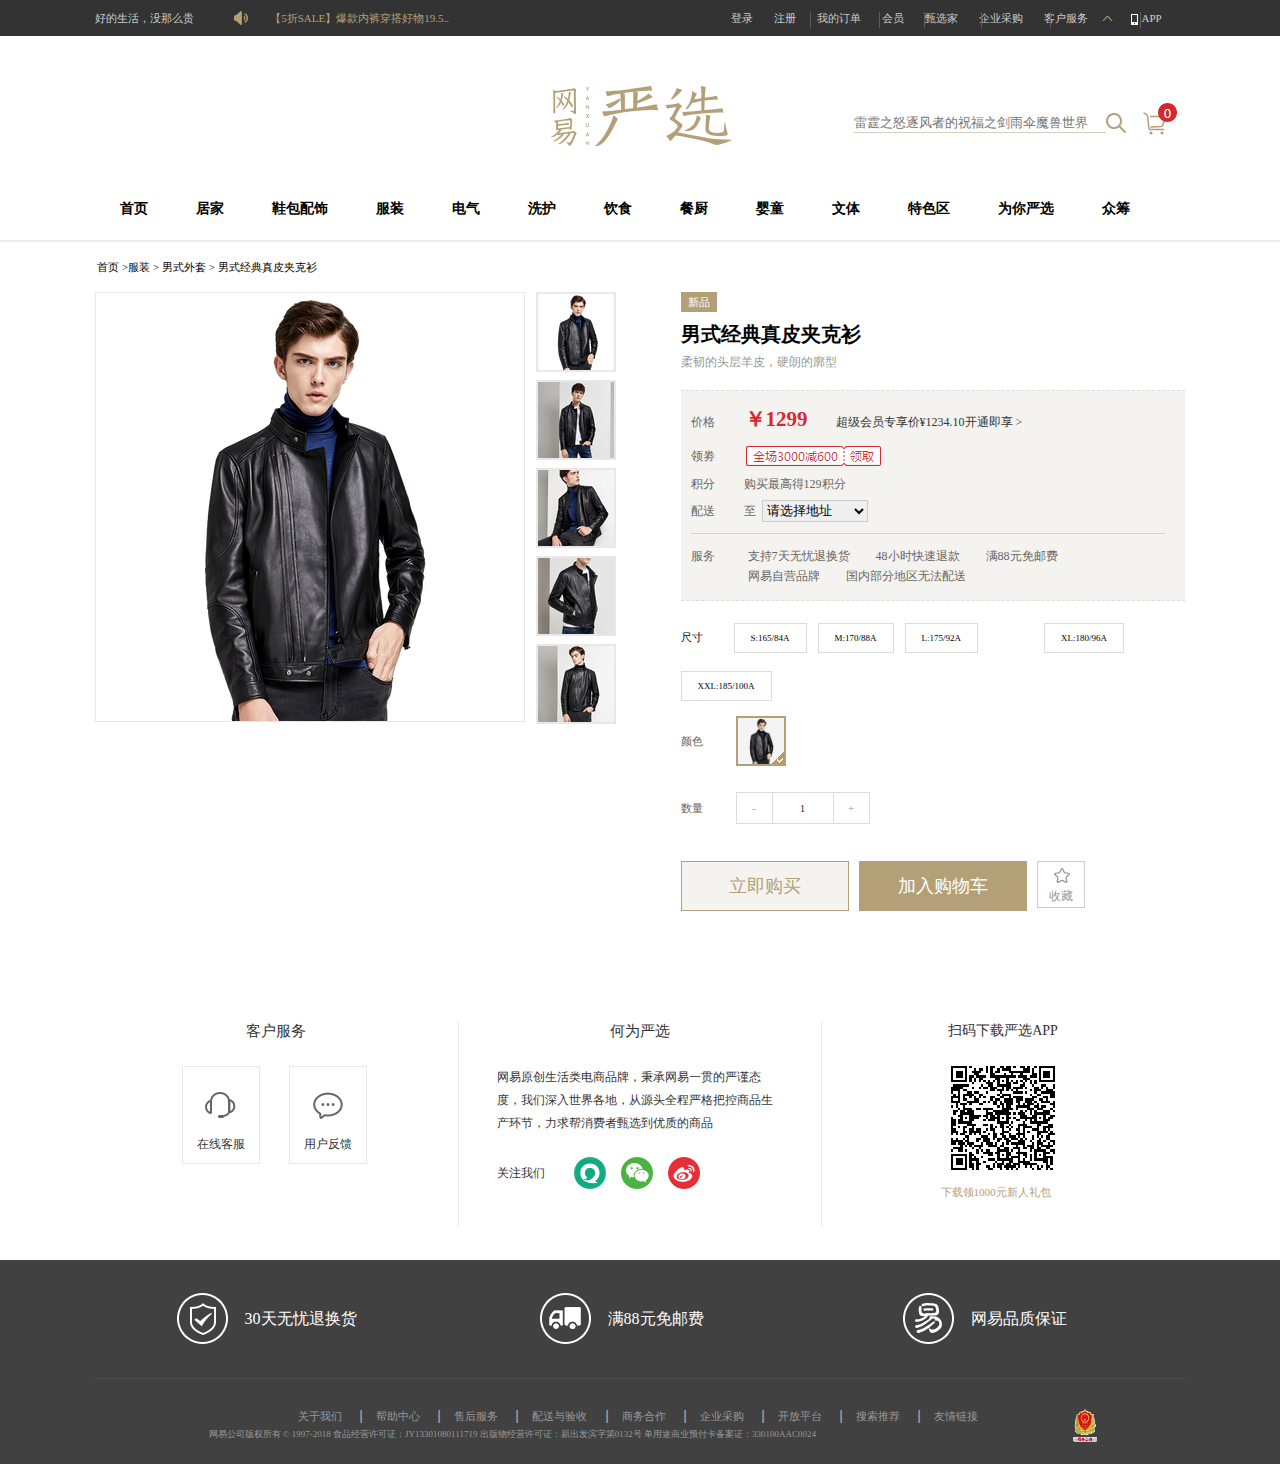
<file: index5.html>
<!DOCTYPE html>
<html lang="en">
<head>
	<meta charset="UTF-8">
	<title>网易严选-以严谨的态度，为中国消费者甄选天下优品</title>
	<link rel="stylesheet" href="css/index5.css">
</head>
<body>
	<div id="header">
		<div class="main">
			<div class="left">好的生活，没那么贵<img src="images/yy1.png" alt="" class="i1">
			</div>
			<div class="cen">
				<ul class="box" id="box2">
					<li>【5折SALE】爆款内裤穿搭好物19.5..</li>
					<li>【5折SALE】爆款内裤穿搭好物19.5..</li>
					<li>【5折SALE】爆款内裤穿搭好物19.5..</li>
					<li>【5折SALE】爆款内裤穿搭好物19.5..</li>
				</ul>
			</div>
			<ul class="rig">
				<li><a href="http://localhost/website/index2.html" style="color: #ccc" target="blank">登录</a></li>
				<li><a href="http://localhost/website/index3.html" style="color: #ccc" target="blank">注册</a></li>
				<li>我的订单</li>
				<li>会员</li>
				<li>甄选家</li>
				<li>企业采购</li>
				<li class="l1">客户服务<ul class="hov">
					<p>在线客服</p>
					<p>帮助中心</p>
					<p>商务合作</p>
					<p class="las">开放平台</p>
				</ul></li>
				<li class="l2">APP<img src="images/yy6.png" alt="" class="i8"><img src="images/yy7.png" alt="" class="i9"></li>
				<img src="images/yy2.png" alt="" class="i2">
				<img src="images/yy2.png" alt="" class="i3">
				<img src="images/yy2.png" alt="" class="i4">
				<img src="images/yy2.png" alt="" class="i5">
				<img src="images/yy2.png" alt="" class="i6">
				<img src="images/yy2.png" alt="" class="i7">

			</ul>
			
		</div>
	</div>
	<div id="nav">
		<div class="main">
		<div class="lef"></div>
		<div class="rig" style="position: relative;">
			<input type="text" id="tex" placeholder="雷霆之怒逐风者的祝福之剑雨伞魔兽世界">
			<ul style="width: 253px;background:white;position: absolute;top: 54px;left: 119px;z-index: 1000;text-indent: 10px;font-size: 14px;color: #666;cursor: pointer;" id="leiting"></ul>
			<button class="fangda"></button>
			<img src="images/yy0.png" alt="" class="i2">
		</div>
		<ul class="bot">
			<li class="l1 x1"><a href="">首页</a></li>
			<li class="l1 l2"><a href="">居家</a><ul class="u1 w1"><img src="images/y1.png" alt="" class="i3">
				<li class="ml">床品
				<div>床品件套<img src="images/y2.png" alt="" class="tu"></div>
				<div>枕被<img src="images/y3.png" alt="" class="tu"></div></li>
				<li>家居家装
				<div>家具<img src="images/y4.png" alt="" class="tu"></div>
				<div>灯具<img src="images/y5.png" alt="" class="tu"></div>
				<div>布艺软装<img src="images/y6.png" alt="" class="tu"></div>
				<div>家饰<img src="images/y7.png" alt="" class="tu"></div></li>
				<li>收纳
				<div>收纳<img src="images/y8.png" alt="" class="tu"></div>
				<div>旅行用品<img src="images/y9.png" alt="" class="tu"></div>
				<div>晾晒除味<img src="images/y0.png" alt="" class="tu"></div></li>
				<li>医疗宠物
				<div>家庭医疗<img src="images/q1.png" alt="" class="tu"></div>
				<div>宠物<img src="images/q2.png" alt="" class="tu"></div>
				</li>
			</ul></li>
			<li class="l1 l3"><a href="">鞋包配饰</a><ul class="u3 w1"><img src="images/y1.png" alt="" class="i3">
			<li class="ml">箱包
			<div>行李箱<img src="images/nn.png" alt="" class="tu"></div>
			<div>女式包袋<img src="images/nn1.png" alt="" class="tu"></div>
			<div>男士包袋<img src="images/nn2.png" alt="" class="tu"></div>
			<div>钱包及小皮件<img src="images/nn3.png" alt="" class="tu"></div></li>
			<li>鞋靴
			<div>女鞋<img src="images/nn4.png" alt="" class="tu"></div>
			<div>男鞋<img src="images/nn5.png" alt="" class="tu"></div>
			<div>拖鞋<img src="images/nn6.png" alt="" class="tu"></div>
			<div>鞋配<img src="images/nn7.png" alt="" class="tu"></div></li>
			<li class="ml2">配饰配件
			<div>袜子<img src="images/nn8.png" alt="" class="tu"></div>
			<div>丝袜<img src="images/nn9.png" alt="" class="tu"></div>
			<div>围巾件套<img src="images/nn10.png" alt="" class="tu"></div>
			<div>首饰<img src="images/nn11.png" alt="" class="tu"></div>
			<div>配件<img src="images/nn12.png" alt="" class="tu"></div>
			</li>
			<li>&nbsp;<div>眼镜<img src="images/nn13.png" alt="" class="tu"></div></li></ul></li>

			<li class="l1 l4"><a href="">服装</a><ul class="u4 w1"><img src="images/y1.png" alt="" class="i3">
			<li class="ml">当季流行
			<div>毛衣<img src="images/kx1.png" alt="" class="tu"></div>
			<div>羽绒<img src="images/kx2.png" alt="" class="tu"></div>
			<div>风衣毛呢<img src="images/kx3.png" alt="" class="tu"></div>
			<div>牛仔裤<img src="images/kx4.png" alt="" class="tu"></div></li>
			<li>女装
			<div>女士T恤<img src="images/kx5.png" alt="" class="tu"></div>
			<div>女士外套<img src="images/kx6.png" alt="" class="tu"></div>
			<div>女士裤装<img src="images/kx7.png" alt="" class="tu"></div>
			<div>女士裙装<img src="images/kx8.png" alt="" class="tu"></div>
			<div>女士衬衫<img src="images/kx9.png" alt="" class="tu"></div></li>
			<li>男装
			<div>男士T恤<img src="images/kx10.png" alt="" class="tu"></div>
			<div>男士外套<img src="images/kx11.png" alt="" class="tu"></div>
			<div>男士衬衫<img src="images/kx12.png" alt="" class="tu"></div>
			<div>男士裤装<img src="images/kx13.png" alt="" class="tu"></div></li>
			<li class="ml2">内衣家居服
			<div>男士家居服<img src="images/kx14.png" alt="" class="tu"></div>
			<div>女士家居服<img src="images/kx15.png" alt="" class="tu"></div>
			<div>男士内裤<img src="images/kx16.png" alt="" class="tu"></div>
			<div>男士内衣<img src="images/kx17.png" alt="" class="tu"></div>
			<div>女士文胸<img src="images/kx20.png" alt="" class="tu"></div></li>
			<li>&nbsp;
			<div>女士内裤<img src="images/kx21.png" alt="" class="tu"></div>
			<div>女士内衣<img src="images/kx22.png" alt="" class="tu"></div>
			<div>塑身美体<img src="images/kx23.png" alt="" class="tu"></div></li>
			<li class="ml2">运动
			<div>运动T恤<img src="images/kx24.png" alt="" class="tu"></div>
			<div>运动外套<img src="images/kx25.png" alt="" class="tu"></div>
			<div>运动卫衣<img src="images/kx26.png" alt="" class="tu"></div>
			<div>运动裤<img src="images/kx27.png" alt="" class="tu"></div>
			<div>运动文胸<img src="images/kx28.png" alt="" class="tu"></div></li>
			<li>&nbsp;
			<div>运动裤<img src="images/kx29.png" alt="" class="tu"></div>
			<div>泳装<img src="images/nn1.png" alt="" class="tu"></div></li>
			<li class="ml2">Yessing轻运动
			<div>Yessing上装<img src="images/kx31.png" alt="" class="tu"></div>
			<div>Yessing下装<img src="images/kx32.png" alt="" class="tu"></div>
			</li>
			</ul></li>
			<li class="l1 l5"><a href="">电气</a><ul class="u5 w1"><img src="images/y1.png" alt="" class="i3">
			<li class="ml">家用电器
			<div>生活电器<img src="images/xj1.png" alt="" class="tu"></div>
			<div>厨房电器<img src="images/xj2.png" alt="" class="tu"></div>
			<div>个护健康<img src="images/xj3.png" alt="" class="tu"></div></li>
			<li>3C数码
			<div>数码<img src="images/xj4.png" alt="" class="tu"></div>
			<div>影音娱乐<img src="images/xj5.png" alt="" class="tu"></div></li>
			</ul></li>
			<li class="l1 l6"><a href="">洗护</a><ul class="u6 w1"><img src="images/y1.png" alt="" class="i3">
			<li class="ml">纸品清洁
			<div>纸品湿巾<img src="images/a1.png" alt="" class="tu"></div>
			<div>家庭清洁<img src="images/m2.png" alt="" class="tu"></div>
			<div>浴室用品<img src="images/m3.png" alt="" class="tu"></div></li>
			<li class="ml2">护理彩妆
			<div>毛巾浴巾<img src="images/m4.png" alt="" class="tu"></div>
			<div>美妆<img src="images/m5.png" alt="" class="tu"></div>
			<div>香水香氛<img src="images/m6.png" alt="" class="tu"></div>
			<div>面部口腔护理<img src="images/a7.png" alt="" class="tu"></div>
			<div>身体护理<img src="images/a8.png" alt="" class="tu"></div>
			</li>
			<li>&nbsp;<div>洗发护发<img src="images/a9.png" alt="" class="tu"></div></li>
			<li>生理用品<div>生理用品<img src="images/a10.png" alt="" class="tu"></div><div>女性用品<img src="images/a11.png" alt="" class="tu"></div></li>
			</ul></li>
			<li class="l1 l7"><a href="">饮食</a><ul class="u7 w1"><img src="images/y1.png" alt="" class="i3">
			<li class="ml">休闲零食
			<div>饼干糕点<img src="images/jb.png" alt="" class="tu"></div>
			<div>小食糖巧<img src="images/jb1.png" alt="" class="tu"></div>
			<div>坚果炒货<img src="images/jb2.png" alt="" class="tu"></div>
			<div>肉类零食<img src="images/jb3.png" alt="" class="tu"></div>
			<div>蜜饯果干<img src="images/jb4.png" alt="" class="tu"></div></li>
			<li>冲饮茗茶
			<div>冲调饮品<img src="images/jb5.png" alt="" class="tu"></div>
			<div>茶包花茶<img src="images/jb6.png" alt="" class="tu"></div>
			<div>传统茗茶<img src="images/jb7.png" alt="" class="tu"></div></li>
			<li>粮调速食
			<div>方便食品<img src="images/jb8.png" alt="" class="tu"></div>
			<div>米面粮油<img src="images/jb9.png" alt="" class="tu"></div>
			<div>南北干货<img src="images/jb10.png" alt="" class="tu"></div>
			<div>调味酱菜<img src="images/jb11.png" alt="" class="tu"></div></li>
			<li>酒水饮料
			<div>酒类<img src="images/jb12.png" alt="" class="tu"></div>
			<div>乳品饮料<img src="images/nn1.png" alt="" class="tu"></div></li>
			<li>滋补保健
			<div>滋补食材<img src="images/jb14.png" alt="" class="tu"></div>
			<div>保健品<img src="images/jb15.png" alt="" class="tu"></div></li>
			<li>生鲜甜点
			<div>甜品鲜花<img src="images/jb16.png" alt="" class="tu"></div>
			<div>果鲜肉蛋<img src="images/jb17.png" alt="" class="tu"></div>
			<div>网易黑猪<img src="images/jb18.png" alt="" class="tu"></div></li>
			<li>进口食品
			<div>海外美食<img src="images/jb19.png" alt="" class="tu"></div></li>
			</ul></li>
			<li class="l1 l8"><a href="">餐厨</a><ul class="u8 w1"><img src="images/y1.png" alt="" class="i3">
			<li class="ml">厨房用品
			<div>锅具<img src="images/jb19.png" alt="" class="tu"></div>
			<div>清洁保鲜<img src="images/jb18.png" alt="" class="tu"></div>
			<div>厨房配件<img src="images/jb17.png" alt="" class="tu"></div>
			<div>刀剪砧板<img src="images/jb16.png" alt="" class="tu"></div></li>
			<li>餐厅用品
			<div>餐具<img src="images/jb15.png" alt="" class="tu"></div>
			<div>水具杯壶<img src="images/jb14.png" alt="" class="tu"></div>
			<div>茶具咖啡具酒具<img src="images/jb13.png" alt="" class="tu"></div></li>
			</ul></li>
			<li class="l1 l9"><a href="">婴童</a><ul class="u9 w1"><img src="images/y1.png" alt="" class="i3">
			<li class="ml ml2">婴童生活
			<div>套装礼盒<img src="images/kx32.png" alt="" class="tu"></div>
			<div>婴童洗护<img src="images/kx31.png" alt="" class="tu"></div>
			<div>婴童床品<img src="images/nn1.png" alt="" class="tu"></div>
			<div>毛巾口水巾<img src="images/kx29.png" alt="" class="tu"></div>
			<div>儿童家具收纳<img src="images/kx28.png" alt="" class="tu"></div></li>
			<li>&nbsp;
			<div>喂养用品<img src="images/kx27.png" alt="" class="tu"></div>
			<div>玩具<img src="images/kx26.png" alt="" class="tu"></div>
			<div>童车童床<img src="images/kx25.png" alt="" class="tu"></div></li>
			<li>童鞋童包
			<div>童鞋<img src="images/kx24.png" alt="" class="tu"></div>
			<div>童包<img src="images/kx23.png" alt="" class="tu"></div></li>
			<li>服饰配搭
			<div>新生儿服装<img src="images/kx22.png" alt="" class="tu"></div>
			<div>小童服装<img src="images/kx21.png" alt="" class="tu"></div>
			<div>中大童服装<img src="images/kx20.png" alt="" class="tu"></div>
			<div>婴童配搭<img src="images/kx17.png" alt="" class="tu"></div></li>
			<li>孕产妈咪
			<div>孕产内衣<img src="images/kx16.png" alt="" class="tu"></div>
			<div>孕妈装<img src="images/kx15.png" alt="" class="tu"></div>
			<div>妈咪用品<img src="images/kx14.png" alt="" class="tu"></div></li>
			</ul></li>
			<li class="l1 l10"><a href="">文体</a><ul class="u10 w1"><img src="images/y1.png" alt="" class="i3">
			<li class="ml">文体音像
			<div>文具<img src="images/kx13.png" alt="" class="tu"></div>
			<div>运动户外<img src="images/kx12.png" alt="" class="tu"></div>
			<div>乐器唱片<img src="images/kx11.png" alt="" class="tu"></div></li>
			<li>礼品点卡
			<div>礼品卡<img src="images/kx10.png" alt="" class="tu"></div>
			<div>游戏点卡<img src="images/kx9.png" alt="" class="tu"></div></li>
			<li class="ml2">周边商品
			<div>云音乐周边<img src="images/kx8.png" alt="" class="tu"></div>
			<div>暴雪周边<img src="images/kx7.png" alt="" class="tu"></div>
			<div>我的世界<img src="images/kx6.png" alt="" class="tu"></div>
			<div>梦幻西游<img src="images/kx5.png" alt="" class="tu"></div>
			<div>大话西游<img src="images/kx4.png" alt="" class="tu"></div></li>
			<li>&nbsp;
			<div>阴阳师<img src="images/kx3.png" alt="" class="tu"></div>
			<div>游戏表情<img src="images/kx2.png" alt="" class="tu"></div>
			<div>文创周边<img src="images/kx5.png" alt="" class="tu"></div>
			<div>影视周边<img src="images/kx1.png" alt="" class="tu"></div>
			<div>动漫电玩<img src="images/kx20.png" alt="" class="tu"></div></li>
			</ul></li>
			<li class="l1 l11"><a href="">特色区</a><ul class="u11 w1"><img src="images/y1.png" alt="" class="i3">
			<li class="ml">海外制造馆
			<div>日本馆<img src="images/nn1.png" alt="" class="tu"></div>
			<div>韩国馆<img src="images/nn2.png" alt="" class="tu"></div>
			<div>东南亚馆<img src="images/nn3.png" alt="" class="tu"></div>
			<div>欧美馆<img src="images/nn4.png" alt="" class="tu"></div>
			<div>澳新馆<img src="images/nn5.png" alt="" class="tu"></div></li>
			<li>特色品牌馆
			<div>智造馆<img src="images/nn6.png" alt="" class="tu"></div>
			<div>春风馆<img src="images/nn7.png" alt="" class="tu"></div>
			<div>味央馆<img src="images/nn8.png" alt="" class="tu"></div>
			<div>Yessing馆<img src="images/nn9.png" alt="" class="tu"></div>
			<div>国风馆<img src="images/nn10.png" alt="" class="tu"></div></li>
			<li>推荐品牌馆
			<div>严选推荐馆<img src="images/kx2.png" alt="" class="tu"></div></li></ul></li>
			<li class="l1"><a href="">为你严选</a></li>
			<li class="l1"><a href="">众筹</a></li>
		</ul>
			
		</div>
	</div>
<div id="banner">
	<div class="main">
		<div class="top">&nbsp;首页&nbsp;>服装&nbsp;>&nbsp;男式外套&nbsp;>&nbsp;男式经典真皮夹克衫</div>
		<div class="cen">
			<ul class="cenl">
				<div id="bbox2">
				<div id="bbox3" style="position: relative;">
				<img src="images/dashua1.png" alt="" class="shuai" style="opacity: 1">
				<img src="images/dashua2.jpg" alt="" class="shuai">
				<img src="images/dashua3.jpg" alt="" class="shuai">
				<img src="images/dashua4.jpg" alt="" class="shuai">
				<img src="images/dashua5.jpg" alt="" class="shuai">
				</div>
				</div>
				<li style="width: 428px;height: 428px;border: 1px solid #e8e8e8;margin-right: 11px;position: relative;" class="tupian" id="tutu">
				<img src="images/shua1.png" alt="" class="i11" style="opacity: 1;">
				<img src="images/shua2.jpg" alt="" class="i11">
				<img src="images/shua3.jpg" alt="" class="i11">
				<img src="images/shua4.jpg" alt="" class="i11">
				<img src="images/shua5.jpg" alt="" class="i11">
				<div id="bbox" style="display: none"></div>
			
				</li>
				<li style="background: url(images/shuai.png) no-repeat;"  class="tupian1"></li>
				<li style="background: url(images/shuai5.jpg) no-repeat;"  class="tupian1"></li>
				<li style="background: url(images/shuai4.jpg) no-repeat;"  class="tupian1"></li>
				<li style="background: url(images/shuai3.jpg) no-repeat;"  class="tupian1"></li>
				<li style="background: url(images/shuai2.jpg) no-repeat;"  class="tupian1"></li>
			</ul>
			<div class="cenr">
				<div class="cenrt">
					<b>新品</b>
					<h1>男式经典真皮夹克衫</h1>
					<h2>柔韧的头层羊皮，硬朗的廓型</h2>
					<div class="sml">
						<p class="p1">价格<span>￥1299</span><strong>超级会员专享价¥1234.10开通即享 ></strong></p>
						<p class="p2">领劵<img src="images/juan.png" alt="" style="position: absolute;left: 65px;"></p>
						<p class="p3">积分<span>购买最高得129积分</span></p>
						<p class="p4">配送<span style="margin-left: 29px;margin-right: 6px;">至</span><select name="" id="" style="width: 106px;height: 22px;border: 1px solid #ccc"><option value="">请选择地址</option><option value="">北京</option><option value="">上海</option></select></p>
						<div class="bot" style="font-size: 12px;color: #666;line-height: 20px;">
							<div class="botl">服务</div>
							<ul class="botr" style="list-style: square">
								<li>支持7天无忧退换货</li>
								<li>48小时快速退款</li>
								<li>满88元免邮费</li>
								<li>网易自营品牌</li>
								<li>国内部分地区无法配送  </li>
							</ul>
						</div>
					</div>
					<div class="big">
						<div class="bigt">尺寸<span style="margin-left: 31px;">
S:165/84A</span><span>M:170/88A</span><span>L:175/92A</span><span style="margin-left: 55px;">XL:180/96A</span><span>XXL:185/100A</span></div>
						<div class="bigc" style="position: relative;">颜色<img src="images/shuai6.png" alt="" style="position: absolute;top: 0px;left: 55px;"></div>
						<div class="bigb">数量<ul><li id="jian">-</li><li style="width: 60px;border-left: none;border-right: none;color: #333" id="he">1</li><li id="jia">+</li></ul></div>
						<ul class="bigbb"><li style="background: #f5f3ef;color: #b4a078">立即购买</li><li style="background: #b4a078;color: white">加入购物车</li><li style="width: 48px;height: 47px;border: 1px solid #cccccc;position: relative;font-size: 12px;color: #999;padding-top: 10px;box-sizing:border-box"><img src="images/xingxing.png" alt="" style="position: absolute;top: 6px;left: 16px;">收藏</li></ul>
					</div> 
				</div> 
			</div>
		</div>
	</div>
</div>
<div id="foot2">
	<div class="main">
		<div class="lef"><h1>客户服务</h1><div class="ll ll1">在线客服</div><div class="lr ll1">用户反馈</div></div>
		<div class="cen"><h1>何为严选</h1><h2>网易原创生活类电商品牌，秉承网易一贯的严谨态度，我们深入世界各地，从源头全程严格把控商品生产环节，力求帮消费者甄选到优质的商品</h2><h3>关注我们<img src="images/weixin1.png" alt="" class="w1"><img src="images/weixin2.png" alt="" class="w2"><img src="images/weixin3.png" alt="" class="w3"></h3></div>
		<div class="rig"><h1>扫码下载严选APP</h1><img src="images/erwei.png" alt=""><h2>下载领1000元新人礼包</h2></div>
	</div>
</div>
<div id="footer">
	<div class="main">
		<ul class="top">
			<li><img src="images/tub.png" alt="">30天无忧退换货</li>
			<li><img src="images/tub2.png" alt="">满88元免邮费</li>
			<li><img src="images/tub3.png" alt="">网易品质保证</li>
		</ul>
		<ul class="cen">
			<li>关于我们</li>
			<li>帮助中心</li>
			<li>售后服务</li>
			<li style="width: 90px;">配送与验收</li>
			<li>商务合作</li>
			<li>企业采购</li>
			<li>开放平台</li>
			<li>搜索推荐</li>
			<li style="background: none">友情链接</li>
		</ul>
		<h1 style="position: relative;"><img src="images/shangbiao.gif" alt="" style="width: 30px;height: 36px;position: absolute;right: 86px;top: -20px;">网易公司版权所有 © 1997-2018   食品经营许可证：JY13301080111719 出版物经营许可证：新出发滨字第0132号 单用途商业预付卡备案证：330100AAC0024</h1>
	</div>
</div>
	</body>
</html>
<script src="jquery-3.3.1.js"></script>
<script src="js/4.js"></script>
</file>
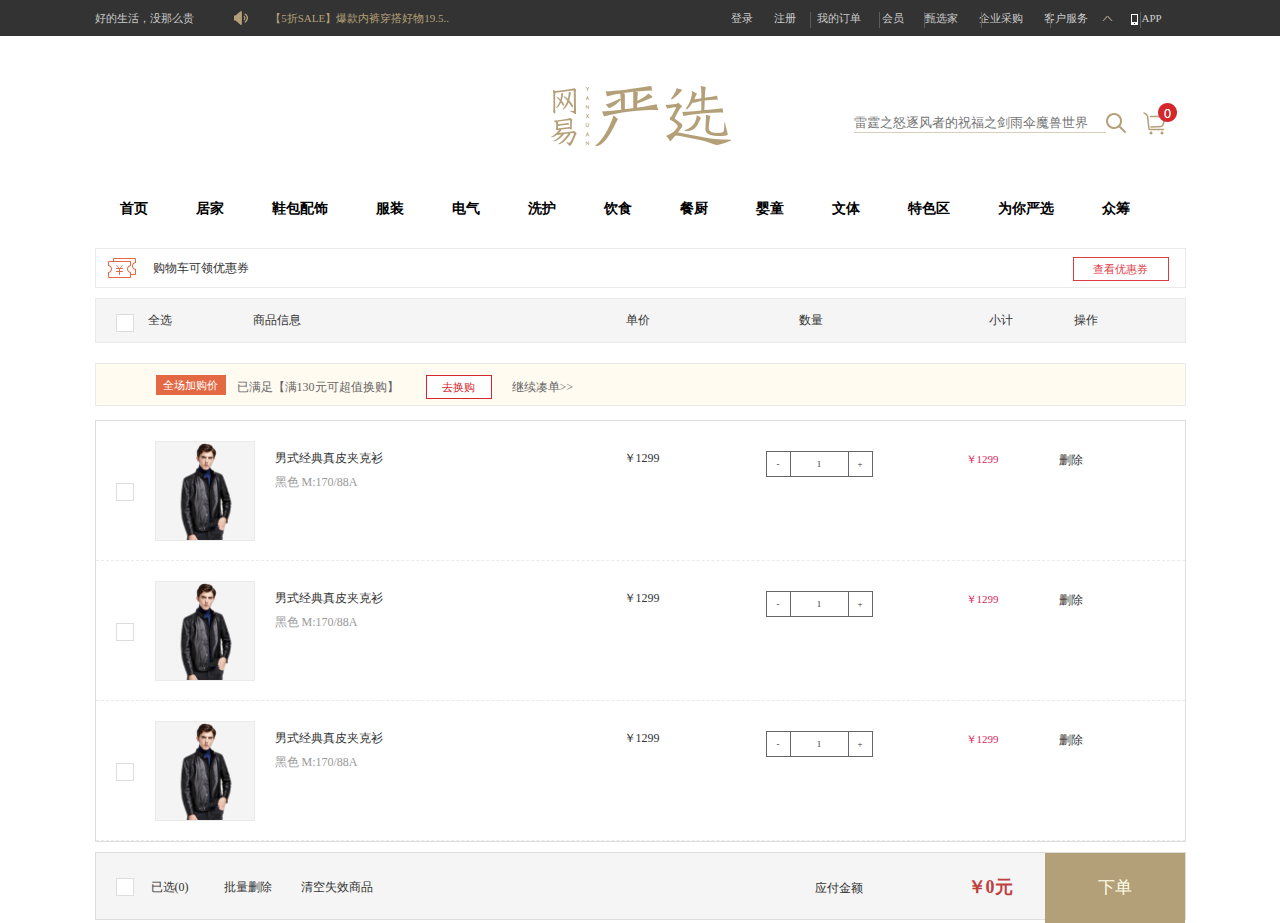
<file: index6.html>
<!DOCTYPE html>
<html lang="en">
<head>
	<meta charset="UTF-8">
	<title>网易严选-以严谨的态度，为中国消费者甄选天下优品</title>
	<link rel="stylesheet" href="css/index6.css">
</head>
<body>
	<div id="header">
		<div class="main">
			<div class="left">好的生活，没那么贵<img src="images/yy1.png" alt="" class="i1">
			</div>
			<div class="cen">
				<ul class="box" id="box2">
					<li>【5折SALE】爆款内裤穿搭好物19.5..</li>
					<li>【5折SALE】爆款内裤穿搭好物19.5..</li>
					<li>【5折SALE】爆款内裤穿搭好物19.5..</li>
					<li>【5折SALE】爆款内裤穿搭好物19.5..</li>
				</ul>
			</div>
			<ul class="rig">
				<li><a href="http://localhost/website/index2.html" style="color: #ccc" target="blank">登录</a></li>
				<li><a href="http://localhost/website/index3.html" style="color: #ccc" target="blank">注册</a></li>
				<li>我的订单</li>
				<li>会员</li>
				<li>甄选家</li>
				<li>企业采购</li>
				<li class="l1">客户服务<ul class="hov">
					<p>在线客服</p>
					<p>帮助中心</p>
					<p>商务合作</p>
					<p class="las">开放平台</p>
				</ul></li>
				<li class="l2">APP<img src="images/yy6.png" alt="" class="i8"><img src="images/yy7.png" alt="" class="i9"></li>
				<img src="images/yy2.png" alt="" class="i2">
				<img src="images/yy2.png" alt="" class="i3">
				<img src="images/yy2.png" alt="" class="i4">
				<img src="images/yy2.png" alt="" class="i5">
				<img src="images/yy2.png" alt="" class="i6">
				<img src="images/yy2.png" alt="" class="i7">

			</ul>
			
		</div>
	</div>
	<div id="nav">
		<div class="main">
		<div class="lef"></div>
		<div class="rig" style="position: relative;">
			<input type="text" id="tex" placeholder="雷霆之怒逐风者的祝福之剑雨伞魔兽世界">
			<ul style="width: 253px;background:white;position: absolute;top: 54px;left: 119px;z-index: 1000;text-indent: 10px;font-size: 14px;color: #666;cursor: pointer;" id="leiting"></ul>
			<button class="fangda"></button>
			<img src="images/yy0.png" alt="" class="i2">
		</div>
		<ul class="bot">
			<li class="l1 x1"><a href="">首页</a></li>
			<li class="l1 l2"><a href="">居家</a><ul class="u1 w1"><img src="images/y1.png" alt="" class="i3">
				<li class="ml">床品
				<div>床品件套<img src="images/y2.png" alt="" class="tu"></div>
				<div>枕被<img src="images/y3.png" alt="" class="tu"></div></li>
				<li>家居家装
				<div>家具<img src="images/y4.png" alt="" class="tu"></div>
				<div>灯具<img src="images/y5.png" alt="" class="tu"></div>
				<div>布艺软装<img src="images/y6.png" alt="" class="tu"></div>
				<div>家饰<img src="images/y7.png" alt="" class="tu"></div></li>
				<li>收纳
				<div>收纳<img src="images/y8.png" alt="" class="tu"></div>
				<div>旅行用品<img src="images/y9.png" alt="" class="tu"></div>
				<div>晾晒除味<img src="images/y0.png" alt="" class="tu"></div></li>
				<li>医疗宠物
				<div>家庭医疗<img src="images/q1.png" alt="" class="tu"></div>
				<div>宠物<img src="images/q2.png" alt="" class="tu"></div>
				</li>
			</ul></li>
			<li class="l1 l3"><a href="">鞋包配饰</a><ul class="u3 w1"><img src="images/y1.png" alt="" class="i3">
			<li class="ml">箱包
			<div>行李箱<img src="images/nn.png" alt="" class="tu"></div>
			<div>女式包袋<img src="images/nn1.png" alt="" class="tu"></div>
			<div>男士包袋<img src="images/nn2.png" alt="" class="tu"></div>
			<div>钱包及小皮件<img src="images/nn3.png" alt="" class="tu"></div></li>
			<li>鞋靴
			<div>女鞋<img src="images/nn4.png" alt="" class="tu"></div>
			<div>男鞋<img src="images/nn5.png" alt="" class="tu"></div>
			<div>拖鞋<img src="images/nn6.png" alt="" class="tu"></div>
			<div>鞋配<img src="images/nn7.png" alt="" class="tu"></div></li>
			<li class="ml2">配饰配件
			<div>袜子<img src="images/nn8.png" alt="" class="tu"></div>
			<div>丝袜<img src="images/nn9.png" alt="" class="tu"></div>
			<div>围巾件套<img src="images/nn10.png" alt="" class="tu"></div>
			<div>首饰<img src="images/nn11.png" alt="" class="tu"></div>
			<div>配件<img src="images/nn12.png" alt="" class="tu"></div>
			</li>
			<li>&nbsp;<div>眼镜<img src="images/nn13.png" alt="" class="tu"></div></li></ul></li>

			<li class="l1 l4"><a href="">服装</a><ul class="u4 w1"><img src="images/y1.png" alt="" class="i3">
			<li class="ml">当季流行
			<div>毛衣<img src="images/kx1.png" alt="" class="tu"></div>
			<div>羽绒<img src="images/kx2.png" alt="" class="tu"></div>
			<div>风衣毛呢<img src="images/kx3.png" alt="" class="tu"></div>
			<div>牛仔裤<img src="images/kx4.png" alt="" class="tu"></div></li>
			<li>女装
			<div>女士T恤<img src="images/kx5.png" alt="" class="tu"></div>
			<div>女士外套<img src="images/kx6.png" alt="" class="tu"></div>
			<div>女士裤装<img src="images/kx7.png" alt="" class="tu"></div>
			<div>女士裙装<img src="images/kx8.png" alt="" class="tu"></div>
			<div>女士衬衫<img src="images/kx9.png" alt="" class="tu"></div></li>
			<li>男装
			<div>男士T恤<img src="images/kx10.png" alt="" class="tu"></div>
			<div>男士外套<img src="images/kx11.png" alt="" class="tu"></div>
			<div>男士衬衫<img src="images/kx12.png" alt="" class="tu"></div>
			<div>男士裤装<img src="images/kx13.png" alt="" class="tu"></div></li>
			<li class="ml2">内衣家居服
			<div>男士家居服<img src="images/kx14.png" alt="" class="tu"></div>
			<div>女士家居服<img src="images/kx15.png" alt="" class="tu"></div>
			<div>男士内裤<img src="images/kx16.png" alt="" class="tu"></div>
			<div>男士内衣<img src="images/kx17.png" alt="" class="tu"></div>
			<div>女士文胸<img src="images/kx20.png" alt="" class="tu"></div></li>
			<li>&nbsp;
			<div>女士内裤<img src="images/kx21.png" alt="" class="tu"></div>
			<div>女士内衣<img src="images/kx22.png" alt="" class="tu"></div>
			<div>塑身美体<img src="images/kx23.png" alt="" class="tu"></div></li>
			<li class="ml2">运动
			<div>运动T恤<img src="images/kx24.png" alt="" class="tu"></div>
			<div>运动外套<img src="images/kx25.png" alt="" class="tu"></div>
			<div>运动卫衣<img src="images/kx26.png" alt="" class="tu"></div>
			<div>运动裤<img src="images/kx27.png" alt="" class="tu"></div>
			<div>运动文胸<img src="images/kx28.png" alt="" class="tu"></div></li>
			<li>&nbsp;
			<div>运动裤<img src="images/kx29.png" alt="" class="tu"></div>
			<div>泳装<img src="images/nn1.png" alt="" class="tu"></div></li>
			<li class="ml2">Yessing轻运动
			<div>Yessing上装<img src="images/kx31.png" alt="" class="tu"></div>
			<div>Yessing下装<img src="images/kx32.png" alt="" class="tu"></div>
			</li>
			</ul></li>
			<li class="l1 l5"><a href="">电气</a><ul class="u5 w1"><img src="images/y1.png" alt="" class="i3">
			<li class="ml">家用电器
			<div>生活电器<img src="images/xj1.png" alt="" class="tu"></div>
			<div>厨房电器<img src="images/xj2.png" alt="" class="tu"></div>
			<div>个护健康<img src="images/xj3.png" alt="" class="tu"></div></li>
			<li>3C数码
			<div>数码<img src="images/xj4.png" alt="" class="tu"></div>
			<div>影音娱乐<img src="images/xj5.png" alt="" class="tu"></div></li>
			</ul></li>
			<li class="l1 l6"><a href="">洗护</a><ul class="u6 w1"><img src="images/y1.png" alt="" class="i3">
			<li class="ml">纸品清洁
			<div>纸品湿巾<img src="images/a1.png" alt="" class="tu"></div>
			<div>家庭清洁<img src="images/m2.png" alt="" class="tu"></div>
			<div>浴室用品<img src="images/m3.png" alt="" class="tu"></div></li>
			<li class="ml2">护理彩妆
			<div>毛巾浴巾<img src="images/m4.png" alt="" class="tu"></div>
			<div>美妆<img src="images/m5.png" alt="" class="tu"></div>
			<div>香水香氛<img src="images/m6.png" alt="" class="tu"></div>
			<div>面部口腔护理<img src="images/a7.png" alt="" class="tu"></div>
			<div>身体护理<img src="images/a8.png" alt="" class="tu"></div>
			</li>
			<li>&nbsp;<div>洗发护发<img src="images/a9.png" alt="" class="tu"></div></li>
			<li>生理用品<div>生理用品<img src="images/a10.png" alt="" class="tu"></div><div>女性用品<img src="images/a11.png" alt="" class="tu"></div></li>
			</ul></li>
			<li class="l1 l7"><a href="">饮食</a><ul class="u7 w1"><img src="images/y1.png" alt="" class="i3">
			<li class="ml">休闲零食
			<div>饼干糕点<img src="images/jb.png" alt="" class="tu"></div>
			<div>小食糖巧<img src="images/jb1.png" alt="" class="tu"></div>
			<div>坚果炒货<img src="images/jb2.png" alt="" class="tu"></div>
			<div>肉类零食<img src="images/jb3.png" alt="" class="tu"></div>
			<div>蜜饯果干<img src="images/jb4.png" alt="" class="tu"></div></li>
			<li>冲饮茗茶
			<div>冲调饮品<img src="images/jb5.png" alt="" class="tu"></div>
			<div>茶包花茶<img src="images/jb6.png" alt="" class="tu"></div>
			<div>传统茗茶<img src="images/jb7.png" alt="" class="tu"></div></li>
			<li>粮调速食
			<div>方便食品<img src="images/jb8.png" alt="" class="tu"></div>
			<div>米面粮油<img src="images/jb9.png" alt="" class="tu"></div>
			<div>南北干货<img src="images/jb10.png" alt="" class="tu"></div>
			<div>调味酱菜<img src="images/jb11.png" alt="" class="tu"></div></li>
			<li>酒水饮料
			<div>酒类<img src="images/jb12.png" alt="" class="tu"></div>
			<div>乳品饮料<img src="images/nn1.png" alt="" class="tu"></div></li>
			<li>滋补保健
			<div>滋补食材<img src="images/jb14.png" alt="" class="tu"></div>
			<div>保健品<img src="images/jb15.png" alt="" class="tu"></div></li>
			<li>生鲜甜点
			<div>甜品鲜花<img src="images/jb16.png" alt="" class="tu"></div>
			<div>果鲜肉蛋<img src="images/jb17.png" alt="" class="tu"></div>
			<div>网易黑猪<img src="images/jb18.png" alt="" class="tu"></div></li>
			<li>进口食品
			<div>海外美食<img src="images/jb19.png" alt="" class="tu"></div></li>
			</ul></li>
			<li class="l1 l8"><a href="">餐厨</a><ul class="u8 w1"><img src="images/y1.png" alt="" class="i3">
			<li class="ml">厨房用品
			<div>锅具<img src="images/jb19.png" alt="" class="tu"></div>
			<div>清洁保鲜<img src="images/jb18.png" alt="" class="tu"></div>
			<div>厨房配件<img src="images/jb17.png" alt="" class="tu"></div>
			<div>刀剪砧板<img src="images/jb16.png" alt="" class="tu"></div></li>
			<li>餐厅用品
			<div>餐具<img src="images/jb15.png" alt="" class="tu"></div>
			<div>水具杯壶<img src="images/jb14.png" alt="" class="tu"></div>
			<div>茶具咖啡具酒具<img src="images/jb13.png" alt="" class="tu"></div></li>
			</ul></li>
			<li class="l1 l9"><a href="">婴童</a><ul class="u9 w1"><img src="images/y1.png" alt="" class="i3">
			<li class="ml ml2">婴童生活
			<div>套装礼盒<img src="images/kx32.png" alt="" class="tu"></div>
			<div>婴童洗护<img src="images/kx31.png" alt="" class="tu"></div>
			<div>婴童床品<img src="images/nn1.png" alt="" class="tu"></div>
			<div>毛巾口水巾<img src="images/kx29.png" alt="" class="tu"></div>
			<div>儿童家具收纳<img src="images/kx28.png" alt="" class="tu"></div></li>
			<li>&nbsp;
			<div>喂养用品<img src="images/kx27.png" alt="" class="tu"></div>
			<div>玩具<img src="images/kx26.png" alt="" class="tu"></div>
			<div>童车童床<img src="images/kx25.png" alt="" class="tu"></div></li>
			<li>童鞋童包
			<div>童鞋<img src="images/kx24.png" alt="" class="tu"></div>
			<div>童包<img src="images/kx23.png" alt="" class="tu"></div></li>
			<li>服饰配搭
			<div>新生儿服装<img src="images/kx22.png" alt="" class="tu"></div>
			<div>小童服装<img src="images/kx21.png" alt="" class="tu"></div>
			<div>中大童服装<img src="images/kx20.png" alt="" class="tu"></div>
			<div>婴童配搭<img src="images/kx17.png" alt="" class="tu"></div></li>
			<li>孕产妈咪
			<div>孕产内衣<img src="images/kx16.png" alt="" class="tu"></div>
			<div>孕妈装<img src="images/kx15.png" alt="" class="tu"></div>
			<div>妈咪用品<img src="images/kx14.png" alt="" class="tu"></div></li>
			</ul></li>
			<li class="l1 l10"><a href="">文体</a><ul class="u10 w1"><img src="images/y1.png" alt="" class="i3">
			<li class="ml">文体音像
			<div>文具<img src="images/kx13.png" alt="" class="tu"></div>
			<div>运动户外<img src="images/kx12.png" alt="" class="tu"></div>
			<div>乐器唱片<img src="images/kx11.png" alt="" class="tu"></div></li>
			<li>礼品点卡
			<div>礼品卡<img src="images/kx10.png" alt="" class="tu"></div>
			<div>游戏点卡<img src="images/kx9.png" alt="" class="tu"></div></li>
			<li class="ml2">周边商品
			<div>云音乐周边<img src="images/kx8.png" alt="" class="tu"></div>
			<div>暴雪周边<img src="images/kx7.png" alt="" class="tu"></div>
			<div>我的世界<img src="images/kx6.png" alt="" class="tu"></div>
			<div>梦幻西游<img src="images/kx5.png" alt="" class="tu"></div>
			<div>大话西游<img src="images/kx4.png" alt="" class="tu"></div></li>
			<li>&nbsp;
			<div>阴阳师<img src="images/kx3.png" alt="" class="tu"></div>
			<div>游戏表情<img src="images/kx2.png" alt="" class="tu"></div>
			<div>文创周边<img src="images/kx5.png" alt="" class="tu"></div>
			<div>影视周边<img src="images/kx1.png" alt="" class="tu"></div>
			<div>动漫电玩<img src="images/kx20.png" alt="" class="tu"></div></li>
			</ul></li>
			<li class="l1 l11"><a href="">特色区</a><ul class="u11 w1"><img src="images/y1.png" alt="" class="i3">
			<li class="ml">海外制造馆
			<div>日本馆<img src="images/nn1.png" alt="" class="tu"></div>
			<div>韩国馆<img src="images/nn2.png" alt="" class="tu"></div>
			<div>东南亚馆<img src="images/nn3.png" alt="" class="tu"></div>
			<div>欧美馆<img src="images/nn4.png" alt="" class="tu"></div>
			<div>澳新馆<img src="images/nn5.png" alt="" class="tu"></div></li>
			<li>特色品牌馆
			<div>智造馆<img src="images/nn6.png" alt="" class="tu"></div>
			<div>春风馆<img src="images/nn7.png" alt="" class="tu"></div>
			<div>味央馆<img src="images/nn8.png" alt="" class="tu"></div>
			<div>Yessing馆<img src="images/nn9.png" alt="" class="tu"></div>
			<div>国风馆<img src="images/nn10.png" alt="" class="tu"></div></li>
			<li>推荐品牌馆
			<div>严选推荐馆<img src="images/kx2.png" alt="" class="tu"></div></li></ul></li>
			<li class="l1"><a href="">为你严选</a></li>
			<li class="l1"><a href="">众筹</a></li>
		</ul>
			
		</div>
	</div>
<div id="car">
	<div class="main">
		<div class="cart">购物车可领优惠券<div class="look">查看优惠券</div></div>
		<div class="carc">
			<div id="xiao"></div>
			<span style="margin-right:81px;cursor:pointer;" id="xiao1">全选</span>
			<span>商品信息</span>
			<span style="margin-left: 325px;margin-right: 149px;">单价</span>
			<span>数量</span>
			<span style="margin-left: 166px;margin-right: 61px;">小计</span>
			<span>操作</span>
		</div>
		<div class="carb">
			<b>全场加购价</b>
			<h1>已满足【满130元可超值换购】<span style="display: inline-block;width: 64px;height: 22px;background: white;border: 1px solid #d4282d;line-height: 22px;font-size: 11px;color: #d4282d;text-align: center;margin-left: 27px;margin-right: 20px;">去换购</span>继续凑单>></h1>
		</div>
	</div>
</div>
<div id="gouwu1">
	<div class="main">
		<ul id="gouwu">
	
			<li><div class="sml" check="true"></div>
			<img src="images/gouwu.png" alt="" style="margin-left: 59px;float: left;">
			<div class="cen"><h1>男式经典真皮夹克衫<span>￥1299</span></h1><h2>黑色 M:170/88A</h2></div>
			<div class="biao"><div style="cursor:pointer;" class="lefm">-</div><div style="border-left: none;border-right: none;width: 57px;" class="cent">1</div><div style="cursor:pointer;" class="rigm">+</div></div>
			<div class="pri">￥<span class="pri1">1299</span></div>
			<div class="del">删除</div></li>

			<li><div class="sml" check="true"></div>
			<img src="images/gouwu.png" alt="" style="margin-left: 59px;float: left;">
			<div class="cen"><h1>男式经典真皮夹克衫<span>￥1299</span></h1><h2>黑色 M:170/88A</h2></div>
			<div class="biao"><div style="cursor:pointer;" class="lefm">-</div><div style="border-left: none;border-right: none;width: 57px;" class="cent">1</div><div style="cursor:pointer;" class="rigm">+</div></div>
			<div class="pri">￥<span class="pri1">1299</span></div>
			<div class="del">删除</div></li>

			<li><div class="sml" check="true"></div>
			<img src="images/gouwu.png" alt="" style="margin-left: 59px;float: left;">
			<div class="cen"><h1>男式经典真皮夹克衫<span>￥1299</span></h1><h2>黑色 M:170/88A</h2></div>
			<div class="biao"><div style="cursor:pointer;" class="lefm">-</div><div style="border-left: none;border-right: none;width: 57px;" class="cent">1</div><div style="cursor:pointer;" class="rigm">+</div></div>
			<div class="pri">￥<span class="pri1">1299</span></div>
			<div class="del">删除</div></li>
			



		</ul>
	</div>
</div>
<div id="jiesuan1">
	<div class="main">
		<div id="jiesuan">
			<div class="sqr" id="sqr"></div>
			<span>已选(<b id="xuan">0</b>)</span><span style="margin-left: 35px;margin-right: 29px;" id="pili">批量删除</span><span>清空失效商品</span>
			<div class="xiadan">下单</div>
			<div class="sqr2" style="text-indent: 30px;line-height: 70px;color: #333;font-size: 12px;"><div>应付金额<span style="float: right;margin-right: 32px;font-size: 18px;font-weight: bolder;color:#be4141">￥<em id="tol">0</em>元</span></div></div>
		</div>
	</div>
</div>
</body>
</html>
<script src="jquery-3.3.1.js"></script>
<script>
		var lefm=document.getElementsByClassName("lefm")
		var rigm=document.getElementsByClassName("rigm")
		var cent=document.getElementsByClassName("cent")
		var pri1=document.getElementsByClassName("pri1")
		var tol=document.getElementById("tol")
		
		for(let i=0;i<cent.length;i++){
			rigm[i].onclick=function(){
				var x=cent[i].innerHTML
				$(this).siblings(".cent").html(parseInt(x)+parseInt(1))
				console.log($(this).siblings(".cent").html(parseInt(x)+parseInt(1)).html())
				$(this).parent().siblings(".pri").children(".pri1").html(parseInt($(this).siblings(".cent").html(parseInt(x)+parseInt(1)).html())*1299)
				/*var str=0
				for(var l=0;l<pri1.length;l++){
					str+=parseInt(pri1[l].innerHTML)
				}
				str="￥"+str+"元"
				
				tol.innerHTML=str*/

			}
			lefm[i].onclick=function(){
				var x=cent[i].innerHTML
				$(this).siblings(".cent").html(parseInt(x)-parseInt(1))
				if(x<=2){
					x=2
				}
				
				$(this).parent().siblings(".pri").children(".pri1").html(parseInt($(this).siblings(".cent").html(parseInt(x)-parseInt(1)).html())*1299)
			}
		}
		var sml=document.getElementsByClassName("sml")
		var flag=false
		xiao1.onclick=function(){
			if(flag===false){
			xiao.style.background="red"
			sqr.style.background="red"
			flag=true
			var y=xuan.innerHTML
			for(var i=0;i<sml.length;i++){
				sml[i].style.background="red";
				sml[i].setAttribute("check","false")
				xuan.innerHTML=sml.length

			}
			
		}else{
			xiao.style.background=""
			sqr.style.background=""
			flag=false
			for(var i=0;i<sml.length;i++){
				sml[i].style.background=""
				sml[i].setAttribute("check","true")
				xuan.innerHTML=0
			}
			
		}
		fc()
}
for(var x=0;x<sml.length;x++){ 
	sml[x].onclick=function(){
		var y=xuan.innerHTML
		if(this.getAttribute("check")==="false"){
			this.style.background="";
			this.setAttribute("check","true")
			xuan.innerHTML=parseInt(y)-1
		}else{
			this.style.background="red";
			this.setAttribute("check","false")
			xuan.innerHTML=parseInt(y)+1
		}
		fc()
		for(var i=0;i<sml.length;i++){
		if(sml[i].getAttribute("check")==="true"){
		xiao.style.background=""
		sqr.style.background=""
		flag=false;
		return
		
		
	}
}
xiao.style.background="red"
sqr.style.background="red"
		flag=true;
	}
}	

$(".del").click(function(){
	$(this).parent().remove()
	fc()
})
$("#pili").click(function(){
	// console.log($(".sml").length)
	for(var i=0;i<$('.sml').length;i++){
		if($(".sml")[i].getAttribute('check')==="false"){

			$(sml[i].parentNode).remove()
			i--;
		}
	}
	xuan.innerHTML=0
	fc()
})

function fc(){
	var ppp=0
	for(var k=0;k<sml.length;k++){
		if(sml[k].getAttribute("check")==="false"){
			
			ppp+=parseInt($(sml[k]).siblings(".pri").children(".pri1").html())
		}


	}
	$("#tol").html(ppp)
}


</script>
</file>
<file: css/index.css>
*{ margin:0; padding:0;}
b,strong{ font-weight:normal;}
i,em{ font-style:normal;}
ul,ol,li{ list-style:none;}
a,u{ text-decoration:none;}
h1,h2,h3,h4,h5,h6{ font-size:16px; font-weight:normal;}
.main{width: 1091px;margin: 0 auto}
#header{height: 36px;background: #333333}
#header .left{cursor: pointer;float: left;width: 153px;height: 36px;font-size: 11px;line-height: 36px;color: #cccccc;position:relative;}
#header .left:hover{color: #fff}
#header .i1{position: absolute;right: 0px;top: 11px;}
#header .rig{position: relative;width: 455px;height: 36px;float: right;color: #ccc;font-size: 11px;line-height: 36px;}
#header .rig li{float:left;margin-right: 21px;cursor: pointer;}
#header .rig li:hover{color:#fff}
#header .rig .l2{margin-right: 0px;}
#header .rig .l1{margin-right:29px;width: 69px;}
#header .rig img{position: absolute;}
#header .rig .i2{right:45px;top: 12px;}
#header .rig .i3{right:135px;top: 12px;}
#header .rig .i4{right:204px;top: 12px;}
#header .rig .i5{right:261px;top: 12px;}
#header .rig .i6{right:306px;top: 12px;}
#header .rig .i7{right:375px;top: 12px;}
#header .cen{width: 224px;height: 36px;float: left;position: relative;overflow: hidden;}
#header .cen .box{width: 224px;height: 108px;position: absolute;}
#header .cen .box li{cursor: pointer;width: 224px;height: 36px;text-align: center;font-size: 11px;line-height: 36px;color: #b4a078}
#header .rig .l1{position: relative;background: url(../images/yy5.png) no-repeat right center;}
#header .rig .l1 .hov{z-index: 2;background: white;display: none;text-align: center;width: 80px;height: 150px;border:1px solid black;border-top: none;position: absolute;left: -10px;}
#header .rig .l1 .hov p{border-bottom: 1px solid black}
#header .rig .l1 .hov p:hover{color:#976633;transition: 0.5s}
#header .rig .l1:hover{background: url(../images/yy3.png) no-repeat right center;}
#header .rig .l1:hover .hov{display: block;transition: 1s;color: #cccccc}
#header .rig .l2{position: relative;}
#header .rig .l2 .i8{position: absolute;left: -11px;top: 14px;}
#header .rig .l2 .i9{position: absolute;top: 36px;left: -50px;display: none;z-index: 2}
#header .rig .l2:hover .i9{display: block}
#header .rig .l1 .hov .las{border-bottom: none}
/*nav*/
#nav{height: 157px;position: relative;padding-top: 47px;}
#nav .lef{width: 640px;height: 64px;float: left;background:url(../images/yy8.png) no-repeat right;margin-bottom: 49px;}
#nav .rig{width: 451px;height: 35px;float: right;padding-top: 29px;margin-bottom: 49px;position: relative;}
#nav .rig #tex{width: 252px;height: 20px;border:none;border-bottom: 1px solid #d8cebc;outline: none;margin-left: 119px;}
#nav .rig .fangda{width: 20px;height: 20px;background: url(../images/yy9.png);border: none;outline: none;position: absolute;top: 30px;}
#nav .rig .i2{position: absolute;right: 9px;top: 20px;}
#nav .bot{margin-left: 25px;height: 40px;}
#nav .bot .x1{margin-left: 0px;}
#nav .bot li{position: relative;cursor: pointer;float: left;}
#nav .bot .l1{height: 40px;margin-right: 48px;}
#nav .bot .l1 a{display: inline-block;color: #333;font-size: 14px;color: #000000;font-weight: bold;line-height: 26px;}
#nav .bot .l1:hover a{border-bottom:3px solid #b4a078;color:#b4a078 }
#nav .bot .u1{width: 742px;height: 249px;position: absolute;top: 43px;left: -80px;}
#nav .bot .u1 .i3{position: absolute;left: 80px;top: -11px;}
#nav .bot .u3{width: 742px;height: 305px;position: absolute;top: 43px;left: -150px;}
#nav .bot .u3 .i3{position: absolute;left: 162px;top: -11px;}
#nav .bot .u4{width: 1370px;height: 305px;position: absolute;top: 43px;left: -420px;}
#nav .bot .u4 .i3{position: absolute;left: 423px;top: -11px;}
#nav .bot .u5{width: 394px;height: 200px;position: absolute;top: 43px;left: -80px;}
#nav .bot .u5 .i3{position: absolute;left: 82px;top: -11px;}
#nav .bot .u6{width: 708px;height: 305px;position: absolute;top: 43px;left: -300px;}
#nav .bot .u6 .i3{position: absolute;left: 302px;top: -11px;}
#nav .bot .u7{width: 1264px;height: 305px;position: absolute;top: 43px;left: -550px;}
#nav .bot .u7 .i3{position: absolute;left: 552px;top: -11px;}
#nav .bot .u8{width: 394px;height: 249px;position: absolute;top: 43px;left: -160px;}
#nav .bot .u8 .i3{position: absolute;left: 162px;top: -11px;}
#nav .bot .u9{width: 882px;height: 305px;position: absolute;top: 43px;left: -429px;}
#nav .bot .u9 .i3{position: absolute;left: 432px;top: -11px;}
#nav .bot .u10{width: 724px;height: 305px;position: absolute;top: 43px;left: -350px;}
#nav .bot .u10 .i3{position: absolute;left: 355px;top: -11px;}
#nav .bot .u11{width: 568px;height: 305px;position: absolute;top: 43px;left: -280px;}
#nav .bot .u11 .i3{position: absolute;left: 286px;top: -11px;}
#nav .bot .w1{padding-top: 20px;border: 1px solid #ececec;background: white;z-index: 999}
#nav .bot .w1 li{font-weight: bold;color: #333333;margin-right: 34px;width: 130px;height: 36px;line-height: 36px;border-bottom: 1px solid #dddddd;font-size: 16px;}
#nav .bot .w1 .ml{margin-left: 40px;}
#nav .bot .w1 .ml2{margin-right: 0px}
#nav .bot .w1 div{font-weight: normal;position: relative;color: #333;width: 140px;height: 54px;line-height: 54px;font-size: 12px;padding-left: 56px;box-sizing:border-box;}
#nav .bot .w1 div:hover{color: #b4a078}
#nav .bot .w1 div .tu{width: 50px;height: 49px;position: absolute;left:-5px;top: 2px;}
#nav .bot .l2 .u1{display: none;}
#nav .bot .l2:hover .u1{display: block}
#nav .bot .l3 .u3{display: none;}
#nav .bot .l3:hover .u3{display: block}
#nav .bot .l4 .u4{display: none;}
#nav .bot .l4:hover .u4{display: block}
#nav .bot .l5 .u5{display: none;}
#nav .bot .l5:hover .u5{display: block}
#nav .bot .l6 .u6{display: none;}
#nav .bot .l6:hover .u6{display: block}
#nav .bot .l7 .u7{display: none;}
#nav .bot .l7:hover .u7{display: block}
#nav .bot .l8 .u8{display: none;}
#nav .bot .l8:hover .u8{display: block}
#nav .bot .l9 .u9{display: none;}
#nav .bot .l9:hover .u9{display: block}
#nav .bot .l10 .u10{display: none;}
#nav .bot .l10:hover .u10{display: block}
#nav .bot .l11 .u11{display: none;}
#nav .bot .l11:hover .u11{display: block}
#nav #leiting {overflow: hidden;}
#nav #leiting li:hover{background:lightgrey;color: #b4a078}
/*banner*/
#banner{width:100%;height: 420px;border-top: 1px solid #ece7ce;position: relative;}
#banner .js_imgs{height: 420px;position: absolute;left: 50%;margin-left:-975.5px;opacity: 0;transition: 1s;z-index: -20}
#banner #ul_lunbo{position: absolute;left: 50%;bottom: 50px;margin-left: -109px;}
#banner #ul_lunbo li{width: 10px;height: 10px;float: left;border: 2px solid #d5d5d3;margin-right: 16px;border-radius: 50%}
/*dapa*/
#dapai{height: 462px;}
#dapai .top{height: 78px;}
#dapai .top li{float: left;}
#dapai .top .rig{float: right;}
#dapai .top .lef{cursor: pointer;width: 142px;height: 78px;line-height: 78px;font-size: 27px;text-align: center;color: #333;font-weight: bold;}
#dapai .top .cen{width: 234px;height: 55px;padding-top: 22px;font-size: 12px;text-align: center;line-height:55px;color: #333}
#dapai .top .rig{cursor: pointer;width: 86px;height: 55px;padding-top: 22px;font-size: 12px;text-align: center;line-height:55px;color: #333}
#dapai .top .hov:hover{color: #b19e7a}
#dapai .cen li{position: relative;float: left;width: 357px;height: 320px;margin-right: 5px;overflow: hidden;cursor: pointer;}
#dapai .cen img{transition: 1.5s}
#dapai .cen img:hover{transform: scale(1.1);}
#dapai .cen li .i3{margin-bottom: 5px;}
#dapai .cen li .pos{z-index: 1;width: 122px;height: 78px;position: absolute;left: 120px;top: 49px;text-align: center;}
#dapai .cen li .pos h1{font-size: 23px;color: #666;line-height: 23px;}
#dapai .cen li .pos p{width:47px;height: 19px;border-bottom: 1px solid #666;margin-left: 36px; margin-bottom: 22px;}
#dapai .cen li .pos h2{font-size: 12px;line-height: 12px;color: #666}
#dapai .cen li .pos .shangxin{position: absolute;right:-30px;top: -10px;}
#dapai .rig .you{width: 358px;height: 155px;margin-bottom: 9px;position: relative;}
#dapai .rig .you .post{z-index: 1;width: 120px;height: 57px;position: absolute;left: 20px;top: 35px;}
#dapai .rig .you .post h1{font-size: 19px;line-height: 19px;color: #666}
#dapai .rig .you .post p{width: 52px;height: 10px;border-bottom: 1px solid #666;margin-bottom: 15px;}
#dapai .rig .you .post h2{font-size: 11px;line-height: 11px;color: #666}
/*new*/
#new{height: 450px;}
#new .top{height: 78px;}
#new .top li{float: left;}
#new .top .rig{float: right;}
#new .top .lef{cursor: pointer;width: 142px;height: 78px;line-height: 78px;font-size: 27px;text-align: center;color: #333;font-weight: bold;}
#new .top .cen{width: 234px;height: 55px;padding-top: 22px;font-size: 12px;text-align: center;line-height:55px;color: #333}
#new .top .rig{cursor: pointer;width: 86px;height: 55px;padding-top: 22px;font-size: 12px;text-align: center;line-height:55px;color: #333}
#new .top .hov:hover{color: #b19e7a}
#new #new3{width: 1091px;height: 400px;overflow: hidden;position: relative;}
#new #new1{width: 2160px;height: 400px;position: absolute;}
#new #new1 li{width: 270px;height: 391px;float: left;padding-top: 9px;}
#new #new1 li span{width: 51px;height: 18px;border: 1px solid #b3a07d;background: #f4f0ea;color:#b3a07d ;margin-left: 11px;border-radius: 5px;}
#new #new1 li .pu{margin-left: 5px;cursor: pointer;}
#new #new1 li h1{width: 34px;height: 20px;background: #e36844;margin-left: 116px;color: white;font-size: 11px;text-align: center;line-height: 20px;margin-bottom: 7px;}
#new #new1 li h2{text-align: center;font-size: 12px;color: #333;line-height: 12px}
#new #new1 li b{color: #d4282d;font-size: 10px;line-height: 10px;margin-left: 59px;}
#new #new1 li s{color: #999999;font-size: 9px;line-height: 9px;margin-left: 6px;margin-right: 18px;}
#new #new1 li strong{font-size: 10px;color: #999;line-height: 10px;}
#new #new3 div{cursor: pointer;width: 38px;height: 38px;background:pink;border-radius: 50%;line-height: 38px;text-align: center;font-size: 22px;background: #e7e2d7;color: white}
#new #new3 #zuo{position: absolute;top: 100px;left: 0;z-index: 10}
#new #new3 #you{position: absolute;top: 100px;right: 0;z-index: 10}
/*renqi*/


#renqi .bot{position: relative;padding-top: 20px;width: 100%;padding-left: 20%;height: 50px;position: fixed;top: 0px;background:white;z-index: 99;display: none;}
#renqi .bot .x1{margin-left: 0px;}
#renqi .bot li{height: 40px;position: relative;cursor: pointer;float: left;vertical-align:center}
#renqi .bot .l1{height: 40px;padding-right: 48px;}
#renqi .bot .l1 a{display: inline-block;color: #333;font-size: 14px;color: #000000;font-weight: bold;line-height: 26px;}
#renqi .bot .l1:hover a{border-bottom:3px solid #b4a078;color:#b4a078 }
#renqi .bot .u1{width: 742px;height: 249px;position: absolute;top: 43px;left: -80px;}
#renqi .bot .u1 .i3{position: absolute;left: 80px;top: -11px;}
#renqi .bot .u3{width: 742px;height: 305px;position: absolute;top: 43px;left: -150px;}
#renqi .bot .u3 .i3{position: absolute;left: 162px;top: -11px;}
#renqi .bot .u4{width: 1370px;height: 305px;position: absolute;top: 43px;left: -420px;}
#renqi .bot .u4 .i3{position: absolute;left: 423px;top: -11px;}
#renqi .bot .u5{width: 394px;height: 200px;position: absolute;top: 43px;left: -80px;}
#renqi .bot .u5 .i3{position: absolute;left: 82px;top: -11px;}
#renqi .bot .u6{width: 708px;height: 305px;position: absolute;top: 43px;left: -300px;}
#renqi .bot .u6 .i3{position: absolute;left: 302px;top: -11px;}
#renqi .bot .u7{width: 1264px;height: 305px;position: absolute;top: 43px;left: -550px;}
#renqi .bot .u7 .i3{position: absolute;left: 552px;top: -11px;}
#renqi .bot .u8{width: 394px;height: 249px;position: absolute;top: 43px;left: -160px;}
#renqi .bot .u8 .i3{position: absolute;left: 162px;top: -11px;}
#renqi .bot .u9{width: 882px;height: 305px;position: absolute;top: 43px;left: -429px;}
#renqi .bot .u9 .i3{position: absolute;left: 432px;top: -11px;}
#renqi .bot .u10{width: 724px;height: 305px;position: absolute;top: 43px;left: -350px;}
#renqi .bot .u10 .i3{position: absolute;left: 355px;top: -11px;}
#renqi .bot .u11{width: 568px;height: 305px;position: absolute;top: 43px;left: -280px;}
#renqi .bot .u11 .i3{position: absolute;left: 286px;top: -11px;}
#renqi .bot .w1{padding-top: 20px;border: 1px solid #ececec;background: white;z-index: 200}
#renqi .bot .w1 li{font-weight: bold;color: #333333;margin-right: 34px;width: 130px;height: 36px;line-height: 36px;border-bottom: 1px solid #dddddd;font-size: 16px;}
#renqi .bot .w1 .ml{margin-left: 40px;}
#renqi .bot .w1 .ml2{margin-right: 0px}
#renqi .bot .w1 div{font-weight: normal;position: relative;color: #333;width: 140px;height: 54px;line-height: 54px;font-size: 12px;padding-left: 56px;box-sizing:border-box;}
#renqi .bot .w1 div:hover{color: #b4a078}
#renqi .bot .w1 div .tu{width: 50px;height: 49px;position: absolute;left:-5px;top: 2px;}
#renqi .bot .l2 .u1{display: none;}
#renqi .bot .l2:hover .u1{display: block}
#renqi .bot .l3 .u3{display: none;}
#renqi .bot .l3:hover .u3{display: block}
#renqi .bot .l4 .u4{display: none;}
#renqi .bot .l4:hover .u4{display: block}
#renqi .bot .l5 .u5{display: none;}
#renqi .bot .l5:hover .u5{display: block}
#renqi .bot .l6 .u6{display: none;}
#renqi .bot .l6:hover .u6{display: block}
#renqi .bot .l7 .u7{display: none;}
#renqi .bot .l7:hover .u7{display: block}
#renqi .bot .l8 .u8{display: none;}
#renqi .bot .l8:hover .u8{display: block}
#renqi .bot .l9 .u9{display: none;}
#renqi .bot .l9:hover .u9{display: block}
#renqi .bot .l10 .u10{display: none;}
#renqi .bot .l10:hover .u10{display: block}
#renqi .bot .l11 .u11{display: none;}
#renqi .bot .l11:hover .u11{display: block}
#renqi .bot .xuebi{width: 210px;height: 72px;background: red;position: absolute;top: 0;left: 2.3%;background: url(../images/xuebi.png) no-repeat 0px -432px;}
/*tuijian*/
#tuijian{height: 636px;padding-top: 62px;background: #f4f0ea}
#tuijian .top{height: 46px;margin-bottom: 19px;}
#tuijian .top strong{font-weight: bold;display: inline-block;font-size: 27px;line-height: 27px;color: #333;margin-right: 33px;}
#tuijian .top b{z-index: 2;cursor: pointer;display: inline-block;font-size: 12px;line-height: 24px;width: 70px;height: 24px;margin-right: 55px;text-align: center;}
#tuijian .top b:hover{color: #b4a078;border-bottom: 2px solid #b4a078}
#tuijian #bott{width: 1089px;height: 530px;}
#tuijian #bott li{background: white;overflow: hidden;text-align: center;width: 215px;height: 260px;float: left;margin-right: 10px;margin-bottom: 10px;}
#tuijian #bott b{display:block;width: 34px;height: 20px;background: #e36844;color: #fff;margin-left: 178px;margin-bottom: 12px;font-size: 11px;text-align: center;line-height: 20px}
#tuijian #bott h1{font-size: 18px;font-weight: bold;color: #333;line-height: 18px;margin-bottom: 19px;}
#tuijian #bott span{font-size: 14px;color: #d4282d}
#tuijian #bott span s{font-size: 11px;color: #333}
#tuijian #bott img{transition: 1s}
#tuijian #bott img:hover{transform: scale(1.1);}
/*xianshi*/
#xianshi{height:501px;padding-top: 42px;box-sizing:border-box;}
#xianshi #xtop{width: 1069px;height: 437px;}
#xianshi .top{line-height: 64px;color: #333;font-weight: bold;font-size: 26px;}
#xianshi #xtop li{overflow: hidden;width: 419px;height: 187px;border:0.5px solid #f0ece4;float: left;position: relative;}
#xianshi #xtop li img{position: absolute;transition: 1s}
#xianshi #xtop li .i3:hover{transform: scale(1.1);}
#xianshi #xtop li h1{text-indent: 180px;margin-top: 9px;font-size: 15px;line-height: 37px;color: #333}
#xianshi #xtop li h1:hover{color: #b7936e;cursor: pointer;}
#xianshi #xtop li h2{text-indent: 180px;font-size: 12px;color: #999;line-height: 12px;margin-bottom: 15px;}
#xianshi #xtop li .p1{display: inline-block;margin-right: 10px;display: inline-block;width: 145px;height: 8px;border:1px solid #f2cecd;margin-left: 180px;border-radius: 5px;position: relative;}
#xianshi #xtop li .p2{display: inline-block;width: 100px;height: 8px;background:#ffe5e5;border-radius: 5px;position: absolute;}
#xianshi #xtop li b{font-size: 12px;color: #999;line-height: 12px;margin-bottom: 20px}
#xianshi #xtop li h3 span{margin-left: 180px;display: inline-block;font-size: 12px;color: #be4141;margin-right: 5px;}
#xianshi #xtop li h3 strong{font-size: 18px;font-weight: bolder;color:#be4141;margin-right: 16px; }
#xianshi #xtop li h3 s{font-size:11px;color: #999}
#xianshi #xtop li .bot{margin-left: 180px;width: 118px;height: 31px;text-align: center;line-height: 31px;font-size: 15px;color: white;background: #be4141;margin-top: 15px;}
#xianshi #xtop li .bot:hover{background:#eb5352;cursor: pointer;}
/*fuli*/
#fuli{height: 526px;background: #f4f0ea;padding-top: 42px;box-sizing:border-box;}
#fuli .top{line-height: 64px;color: #333;font-weight: bold;font-size: 26px;}
#fuli #ftop{height: 376px;}
#fuli #ftop li{float: left;position:relative;}
#fuli #ftop li img{position: absolute;transition: 1s}
#fuli #ftop #ftop1{width: 224px;height: 376px;}
#fuli #ftop #ftop2{background: white;width: 624px;height: 376px;margin-right: 2px;padding-top: 8px;padding-left: 19px;box-sizing:border-box;}
#fuli #ftop #ftop3{padding-left: 22px;width: 241px;height: 376px;background: white;padding-top: 8px;box-sizing:border-box;}
#fuli #ftop #ftop2 div{margin-bottom: 20px;width: 589px;height: 47px;border-bottom: 1px solid #f4f0ea;font-size: 15px;line-height: 47px;color: #333}
#fuli #ftop #ftop2 div span{font-size: 11px;color: #333;float:right;}
#fuli #ftop #ftop2 #ftop11{width: 606px;height: 300px;}
#fuli #ftop #ftop2 #ftop11 li{width: 300px;height: 128px;border:1px solid transparent;margin-bottom: 20px;}
#fuli #ftop #ftop2 #ftop11 li p{width: 126px;margin-left: 140px;margin-top: 8px;line-height: 20px;font-size: 12px;color: #333}
#fuli #ftop #ftop2 #ftop11 li h1{margin-left: 140px;color: #be4141;font-size: 12px}
#fuli #ftop #ftop2 #ftop11 li h1 b{font-size: 15px;font-weight: bolder;margin-left: 5px;}
#fuli #ftop #ftop2 #ftop11 li s{margin-left: 140px;font-size: 11px;color: #afa4af}
#fuli #ftop #ftop2 #ftop11 li div:hover{background:#eb5352;cursor: pointer;}
#fuli #ftop #ftop2 #ftop11 li div{width: 90px;height: 28px;background: #be4141;line-height: 28px;text-align: center;font-size: 11px;color: white;margin-left: 140px;}
#fuli #ftop #ftop2 #ftop11 li .i3:hover{transform: scale(1.15);}
#fuli #ftop #ftop2 #ftop11 li .i3{transition: 1s}
#fuli #ftop #ftop3 div{width: 198px;height: 47px;line-height: 47px;font-size: 13px;color: #333}
#fuli #ftop #ftop3 span{float: right}
#fuli #ftop #ftop3 ul{width: 198px;height: 140px;}
#fuli #ftop #ftop3 ul li{width: 198px;height:50px;margin-bottom: 20px;position: relative;}
#fuli #ftop #ftop3 ul li img{position: absolute;}
#fuli #ftop #ftop3 ul li p{font-size: 12px;line-height: 25px;color: #333;margin-left: 70px;width: 116px;white-space: nowrap;overflow:hidden;text-overflow: ellipsis;margin-bottom: 11px;}
#fuli #ftop #ftop3 ul li h1{font-size: 11px;color: #cc4146;margin-left: 70px;}
#fuli #ftop #ftop3 ul li .xt{position: absolute;right: 0;top:30px;}
/*jujia*/
#jujia{height: 7900px;background:white;padding-top: 50px;}
#jujia #bjujia li{width: 1091px;height: 800px;}
#jujia #bjujia li div{width: 1091px;height: 64px;line-height: 64px;font-size: 27px;font-weight: bolder;}
#jujia #bjujia li div span{cursor: pointer;display: inline-block;float: right;font-size: 12px;line-height: 64px;margin-right: 11px;font-weight: normal;}
#jujia #bjujia li div span:hover{color: #b4a078}
#jujia #bjujia li .i3{margin-bottom: 20px;}
#jujia #bjujia li b{overflow: hidden;display: inline-block;width: 265px;height: 265px;margin-right: 10px;background:#f4f4f4}
#jujia #bjujia li .bf{margin-right: 0px;}
#jujia #bjujia li p{width: 1091px;height: 129px;}
#jujia #bjujia li h1{padding-top: 8px;box-sizing:border-box;text-align: center;float: left;width: 264px;height: 129px;background: white;margin-right: 11px;}
#jujia #bjujia li h1 i{display:block;width: 34px;height: 20px;color: white;background:#e36844;font-size: 11px;line-height: 20px;text-align: center;margin-left: 115px;}
#jujia #bjujia li h1 strong{display: block;font-size: 12px;line-height: 26px;margin-bottom: 5px;}
#jujia #bjujia li h1 em{display: block;font-size: 10px;color: #d4282d}
#jujia #bjujia li .i5{transition: 1s}
#jujia #bjujia li .i5:hover{transform: scale(1.15);}
/*find*/
#find{height: 526px;margin-top:100px;border:1px solid transparent;}
#find .top{height: 66px;font-size: 26px;line-height: 66px;font-weight: bolder;}
#find .top span{font-size: 12px;font-weight: normal;margin-left: 20px;}
#find .bot{width: 1090px;height: 380px;}
#find .bot li{width: 390px;height: 185px;float: left;}
/*foot*/
#foot{height: 660px;background: #f4f0ea;border-bottom: 1px solid #e8e8e8;padding-top: 43px;box-sizing:border-box;}
#foot .top{height: 65px;line-height: 65px;font-size: 27px;font-weight: bolder;}
#foot .top span{font-size: 12px;font-weight: normal;margin-left: 20px;}
#foot .bot1{width: 1089px;height: 492px;position: relative;overflow: hidden;}
#foot .bot{width: 3650px;height: 492px;position: absolute;}
#foot .bot li{width: 355px;height: 492px;float: left;margin-right: 10px;background: white;position: relative;}
#foot .bot li div{width: 345px;height: 186px;position:absolute;bottom: 0px;left: 5px;background: white;padding-left: 15px;padding-top: 7px;box-sizing:border-box;}
#foot .bot li div h1{height: 39px;line-height: 39px;font-size: 12px;color: #999}
#foot .bot li div h1 span{margin-left: 11px;}
#foot .bot li div h2{height: 40px;line-height: 15px;color:#333;font-size: 15px;font-weight:bold;width: 300px;}
#foot .bot li div h2 span{float: right;font-weight: normal;color: #c6a87c}
#foot .bot li div h3{line-height: 20px;font-size: 12px;color: #333}
#foot .bot2 .biao{cursor: pointer;border-radius: 50%;position: absolute;width: 50px;height: 50px;line-height: 50px;text-align: center;font-size: 22px;color: white;background: #d0c4af;z-index: 200}
#foot .bot2 .zuo{left: -60px;top: 150px;z-index: 2}
#foot .bot2 .you{right: -60px;top: 150px;z-index: 2}
#foot .bot2{width: 1089px;height: 492px;position: relative;}
/*foot2*/
#foot2{height: 298px;padding-top: 60px;box-sizing:border-box;}
#foot2 .lef{width: 363px;height: 204px;float: left;border-right: 1px solid #e9e9e9}
#foot2 .lef h1{text-align: center;height: 44px;font-size: 15px;color: #333}
#foot2 .lef .ll{text-align: center;font-size:12px;color: #333;cursor: pointer;padding-top: 69px;box-sizing:border-box;width: 78px;height: 98px;border:1px solid #e8e8e8;margin-left: 87px;margin-right: 29px;float: left;background: url(../images/zaixian1.png) no-repeat center 25px;}
#foot2 .lef .lr{text-align: center;font-size:12px;color: #333;cursor: pointer;padding-top: 69px;box-sizing:border-box;width: 78px;height: 98px;border:1px solid #e8e8e8;float:left;background: url(../images/zaixian2.png) no-repeat center 25px;}
#foot2 .lef .ll1:hover{color: #f2cc8c}
#foot2 .cen{width: 362px;height: 204px;float: left;border-right: 1px solid #e9e9e9}
#foot2 .cen h1{height: 44px;text-align: center;font-size: 15px;color: #333}
#foot2 .cen h2{width: 285px;height: 69px;line-height: 23px;color: #333;font-size: 12px;margin-left: 38px;}
#foot2 .cen h3{height: 76px;line-height: 76px;font-size: 12px;text-indent: 38px;color: #333;position: relative;}
#foot2 .cen h3 .w1{position: absolute;top: 22px;left: 115px;}
#foot2 .cen h3 .w2{position: absolute;top: 22px;left: 162px;}
#foot2 .cen h3 .w3{position: absolute;top: 22px;left: 209px;}
#foot2 .rig{width: 363px;height: 204px;float: left}
#foot2 .rig h1{height: 44px;text-align: center;color: #333;font-size: 14px;}
#foot2 .rig img{margin-left: 129px;margin-bottom: 11px;}
#foot2 .rig h2{font-size: 11px;color: #b4a078;text-indent: 119px;}
/*footer*/
#footer{height: 204px;background:#414141}
#footer .top{width: 1091px;height: 118px;border-bottom: 1px solid #4f4f4f;margin-bottom: 31px;}
#footer .top li{position:relative;float: left;width: 363px;height: 118px;line-height: 118px;font-size: 16px;color: white;text-indent: 150px;}
#footer .top li img{position: absolute;left: 82px;top: 33px;}
#footer .cen{width: 714px;height: 13px;background:#414141;margin-left: 190px;margin-bottom: 5px;}
#footer .cen li{background: url(../images/gang.png) no-repeat right center;float: left;width: 78px;height: 13px;line-height: 13px;text-indent: 13px;color: #999;font-size: 11px;}
#footer h1{font-size: 9px;color: #999;text-indent: 114px;}
</file>
<file: css/index2.css>
*{ margin:0; padding:0;}
b,strong{ font-weight:normal;}
i,em{ font-style:normal;}
ul,ol,li{ list-style:none;}
a,u{ text-decoration:none;}
h1,h2,h3,h4,h5,h6{ font-size:16px; font-weight:normal;}
.main{width: 1091px;margin: 0 auto}
#header{height: 36px;background: #333333}
#header .left{cursor: pointer;float: left;width: 153px;height: 36px;font-size: 11px;line-height: 36px;color: #cccccc;position:relative;}
#header .left:hover{color: #fff}
#header .i1{position: absolute;right: 0px;top: 11px;}
#header .rig{position: relative;width: 455px;height: 36px;float: right;color: #ccc;font-size: 11px;line-height: 36px;}
#header .rig li{float:left;margin-right: 21px;cursor: pointer;}
#header .rig li:hover{color:#fff}
#header .rig .l2{margin-right: 0px;}
#header .rig .l1{margin-right:29px;width: 69px;}
#header .rig img{position: absolute;}
#header .rig .i2{right:45px;top: 12px;}
#header .rig .i3{right:135px;top: 12px;}
#header .rig .i4{right:204px;top: 12px;}
#header .rig .i5{right:261px;top: 12px;}
#header .rig .i6{right:306px;top: 12px;}
#header .rig .i7{right:375px;top: 12px;}
#header .cen{width: 224px;height: 36px;float: left;position: relative;overflow: hidden;}
#header .cen .box{width: 224px;height: 108px;position: absolute;}
#header .cen .box li{cursor: pointer;width: 224px;height: 36px;text-align: center;font-size: 11px;line-height: 36px;color: #b4a078}
#header .rig .l1{position: relative;background: url(../images/yy5.png) no-repeat right center;}
#header .rig .l1 .hov{z-index: 2;background: white;display: none;text-align: center;width: 80px;height: 150px;border:1px solid black;border-top: none;position: absolute;left: -10px;}
#header .rig .l1 .hov p{border-bottom: 1px solid black}
#header .rig .l1 .hov p:hover{color:#976633;transition: 0.5s}
#header .rig .l1:hover{background: url(../images/yy3.png) no-repeat right center;}
#header .rig .l1:hover .hov{display: block;transition: 1s;color: #cccccc}
#header .rig .l2{position: relative;}
#header .rig .l2 .i8{position: absolute;left: -11px;top: 14px;}
#header .rig .l2 .i9{position: absolute;top: 36px;left: -50px;display: none;z-index: 2}
#header .rig .l2:hover .i9{display: block}
#header .rig .l1 .hov .las{border-bottom: none}

#nav{height: 157px;position: relative;padding-top: 47px;}
#nav .lef{width: 640px;height: 64px;float: left;background:url(../images/yy8.png) no-repeat right;margin-bottom: 49px;}
#nav .rig{width: 451px;height: 35px;float: right;padding-top: 29px;margin-bottom: 49px;position: relative;}
#nav .rig #tex{width: 252px;height: 20px;border:none;border-bottom: 1px solid #d8cebc;outline: none;margin-left: 119px;}
#nav .rig .fangda{width: 20px;height: 20px;background: url(../images/yy9.png);border: none;outline: none;position: absolute;top: 30px;}
#nav .rig .i2{position: absolute;right: 9px;top: 20px;}
#nav .bot{margin-left: 25px;height: 40px;}
#nav .bot .x1{margin-left: 0px;}
#nav .bot li{position: relative;cursor: pointer;float: left;}
#nav .bot .l1{height: 40px;padding-right: 48px;}
#nav .bot .l1 a{display: inline-block;color: #333;font-size: 14px;color: #000000;font-weight: bold;line-height: 26px;}
#nav .bot .l1:hover a{border-bottom:3px solid #b4a078;color:#b4a078 }
#nav .bot .u1{width: 742px;height: 249px;position: absolute;top: 43px;left: -80px;}
#nav .bot .u1 .i3{position: absolute;left: 80px;top: -11px;}
#nav .bot .u3{width: 742px;height: 305px;position: absolute;top: 43px;left: -150px;}
#nav .bot .u3 .i3{position: absolute;left: 162px;top: -11px;}
#nav .bot .u4{width: 1370px;height: 305px;position: absolute;top: 43px;left: -420px;}
#nav .bot .u4 .i3{position: absolute;left: 423px;top: -11px;}
#nav .bot .u5{width: 394px;height: 200px;position: absolute;top: 43px;left: -80px;}
#nav .bot .u5 .i3{position: absolute;left: 82px;top: -11px;}
#nav .bot .u6{width: 708px;height: 305px;position: absolute;top: 43px;left: -300px;}
#nav .bot .u6 .i3{position: absolute;left: 302px;top: -11px;}
#nav .bot .u7{width: 1264px;height: 305px;position: absolute;top: 43px;left: -550px;}
#nav .bot .u7 .i3{position: absolute;left: 552px;top: -11px;}
#nav .bot .u8{width: 394px;height: 249px;position: absolute;top: 43px;left: -160px;}
#nav .bot .u8 .i3{position: absolute;left: 162px;top: -11px;}
#nav .bot .u9{width: 882px;height: 305px;position: absolute;top: 43px;left: -429px;}
#nav .bot .u9 .i3{position: absolute;left: 432px;top: -11px;}
#nav .bot .u10{width: 724px;height: 305px;position: absolute;top: 43px;left: -350px;}
#nav .bot .u10 .i3{position: absolute;left: 355px;top: -11px;}
#nav .bot .u11{width: 568px;height: 305px;position: absolute;top: 43px;left: -280px;}
#nav .bot .u11 .i3{position: absolute;left: 286px;top: -11px;}
#nav .bot .w1{padding-top: 20px;border: 1px solid #ececec;background: white;z-index: 999}
#nav .bot .w1 li{font-weight: bold;color: #333333;margin-right: 34px;width: 130px;height: 36px;line-height: 36px;border-bottom: 1px solid #dddddd;font-size: 16px;}
#nav .bot .w1 .ml{margin-left: 40px;}
#nav .bot .w1 .ml2{margin-right: 0px}
#nav .bot .w1 div{font-weight: normal;position: relative;color: #333;width: 140px;height: 54px;line-height: 54px;font-size: 12px;padding-left: 56px;box-sizing:border-box;}
#nav .bot .w1 div:hover{color: #b4a078}
#nav .bot .w1 div .tu{width: 50px;height: 49px;position: absolute;left:-5px;top: 2px;}
#nav .bot .l2 .u1{display: none;}
#nav .bot .l2:hover .u1{display: block}
#nav .bot .l3 .u3{display: none;}
#nav .bot .l3:hover .u3{display: block}
#nav .bot .l4 .u4{display: none;}
#nav .bot .l4:hover .u4{display: block}
#nav .bot .l5 .u5{display: none;}
#nav .bot .l5:hover .u5{display: block}
#nav .bot .l6 .u6{display: none;}
#nav .bot .l6:hover .u6{display: block}
#nav .bot .l7 .u7{display: none;}
#nav .bot .l7:hover .u7{display: block}
#nav .bot .l8 .u8{display: none;}
#nav .bot .l8:hover .u8{display: block}
#nav .bot .l9 .u9{display: none;}
#nav .bot .l9:hover .u9{display: block}
#nav .bot .l10 .u10{display: none;}
#nav .bot .l10:hover .u10{display: block}
#nav .bot .l11 .u11{display: none;}
#nav .bot .l11:hover .u11{display: block}


#ciqi{height: 601px;position: relative;}
#ciqi #denglu{padding-top: 30px;box-sizing:border-box;width: 385px;height: 400px;border:1px solid #f5f3ef;z-index: 200;position: absolute;left: 62%;top: 83px;background: white}
#ciqi #denglu .top{width: 385px;height: 20px;position: relative;}
#ciqi #denglu .top li{float: left;width: 192.5px;height: 20px;text-align: center;line-height: 20px;font-size: 16px;color: #999;cursor: pointer;}
#ciqi #denglu .top .i3{position: absolute;left: 50%}
#ciqi #denglu .bigcen{height: 291px;position: relative;}
#ciqi #denglu .las{height: 59px;background:#f5f3ef;padding-left: 38px;padding-top: 21px;box-sizing:border-box;}
#ciqi #denglu .cen .cent{padding-left: 40px;box-sizing:border-box;width: 298px;height: 36px;border:1px solid #e8e8e8;margin-bottom: 15px;margin-left: 40px;background: url(../images/jm.png) no-repeat left;}
#ciqi #denglu .cen .cenc{padding-left: 40px;box-sizing:border-box;width: 298px;height: 36px;border:1px solid #e8e8e8;margin-bottom: 15px;margin-left: 40px;background: url(../images/jm1.png) no-repeat left;}
#ciqi #denglu .cen .cenb{width: 298px;height: 49px;background: #b4a078;line-height: 49px;color: #fff;text-align: center;font-size: 17px;line-height: 49px;margin-left: 40px;margin-top: 39px;}
#ciqi #denglu .cen .tex{width: 256px;height: 33px;border:none;outline: none;line-height: 33px;text-indent: 5px;font-size: 12px;color: #bdbdbd}
#ciqi #denglu .cen{height: 291px;padding-top: 50px;box-sizing:border-box;position: absolute;}
#ciqi #denglu .cen1{position: absolute;display: none}
#ciqi #denglu .las div{cursor: pointer;height: 24px;float: left;margin-right: 17px;background:url(../images/xuebibi.png) no-repeat;background-size: 44px,352px}
#ciqi #denglu .las .la1{width: 24px;background-position: -10px -8px;}
#ciqi #denglu .las .la2{width: 18px;background-position: -10px -249px;}
#ciqi #denglu .las .la3{width: 24px;background-position: -10px -127px;}
#ciqi #denglu .las .la4{width: 15px;background-position: -10px -86px;}
#ciqi #denglu .las .la1:hover{background-position: -10px -47px;}
#ciqi #denglu .las .la2:hover{background-position: -10px -293px}
#ciqi #denglu .las .la3:hover{background-position: -10px -207px}
#ciqi #denglu .las .la4:hover{background-position: -10px -166px}
#ciqi #denglu .las h1{float: right;font-size: 11px;color: #999999;margin-right: 5px;cursor: pointer;}
#ciqi #denglu .las h2{float: right;font-size: 11px;color: #999999;margin-right: 28px;cursor: pointer;}











#foot2{height: 298px;padding-top: 60px;box-sizing:border-box;}
#foot2 .lef{width: 363px;height: 204px;float: left;border-right: 1px solid #e9e9e9}
#foot2 .lef h1{text-align: center;height: 44px;font-size: 15px;color: #333}
#foot2 .lef .ll{text-align: center;font-size:12px;color: #333;cursor: pointer;padding-top: 69px;box-sizing:border-box;width: 78px;height: 98px;border:1px solid #e8e8e8;margin-left: 87px;margin-right: 29px;float: left;background: url(../images/zaixian1.png) no-repeat center 25px;}
#foot2 .lef .lr{text-align: center;font-size:12px;color: #333;cursor: pointer;padding-top: 69px;box-sizing:border-box;width: 78px;height: 98px;border:1px solid #e8e8e8;float:left;background: url(../images/zaixian2.png) no-repeat center 25px;}
#foot2 .lef .ll1:hover{color: #f2cc8c}
#foot2 .cen{width: 362px;height: 204px;float: left;border-right: 1px solid #e9e9e9}
#foot2 .cen h1{height: 44px;text-align: center;font-size: 15px;color: #333}
#foot2 .cen h2{width: 285px;height: 69px;line-height: 23px;color: #333;font-size: 12px;margin-left: 38px;}
#foot2 .cen h3{height: 76px;line-height: 76px;font-size: 12px;text-indent: 38px;color: #333;position: relative;}
#foot2 .cen h3 .w1{position: absolute;top: 22px;left: 115px;}
#foot2 .cen h3 .w2{position: absolute;top: 22px;left: 162px;}
#foot2 .cen h3 .w3{position: absolute;top: 22px;left: 209px;}
#foot2 .rig{width: 363px;height: 204px;float: left}
#foot2 .rig h1{height: 44px;text-align: center;color: #333;font-size: 14px;}
#foot2 .rig img{margin-left: 129px;margin-bottom: 11px;}
#foot2 .rig h2{font-size: 11px;color: #b4a078;text-indent: 119px;}
/*footer*/
#footer{height: 204px;background:#414141}
#footer .top{width: 1091px;height: 118px;border-bottom: 1px solid #4f4f4f;margin-bottom: 31px;}
#footer .top li{position:relative;float: left;width: 363px;height: 118px;line-height: 118px;font-size: 16px;color: white;text-indent: 150px;}
#footer .top li img{position: absolute;left: 82px;top: 33px;}
#footer .cen{width: 714px;height: 13px;background:#414141;margin-left: 190px;margin-bottom: 5px;}
#footer .cen li{background: url(../images/gang.png) no-repeat right center;float: left;width: 78px;height: 13px;line-height: 13px;text-indent: 13px;color: #999;font-size: 11px;}
#footer h1{font-size: 9px;color: #999;text-indent: 114px;}
</file>
<file: css/index3.css>
*{ margin:0; padding:0;}
b,strong{ font-weight:normal;}
i,em{ font-style:normal;}
ul,ol,li{ list-style:none;}
a,u{ text-decoration:none;}
h1,h2,h3,h4,h5,h6{ font-size:16px; font-weight:normal;}
.main{width: 1091px;margin: 0 auto}
#header{height: 36px;background: #333333}
#header .left{cursor: pointer;float: left;width: 153px;height: 36px;font-size: 11px;line-height: 36px;color: #cccccc;position:relative;}
#header .left:hover{color: #fff}
#header .i1{position: absolute;right: 0px;top: 11px;}
#header .rig{position: relative;width: 455px;height: 36px;float: right;color: #ccc;font-size: 11px;line-height: 36px;}
#header .rig li{float:left;margin-right: 21px;cursor: pointer;}
#header .rig li:hover{color:#fff}
#header .rig .l2{margin-right: 0px;}
#header .rig .l1{margin-right:29px;width: 69px;}
#header .rig img{position: absolute;}
#header .rig .i2{right:45px;top: 12px;}
#header .rig .i3{right:135px;top: 12px;}
#header .rig .i4{right:204px;top: 12px;}
#header .rig .i5{right:261px;top: 12px;}
#header .rig .i6{right:306px;top: 12px;}
#header .rig .i7{right:375px;top: 12px;}
#header .cen{width: 224px;height: 36px;float: left;position: relative;overflow: hidden;}
#header .cen .box{width: 224px;height: 108px;position: absolute;}
#header .cen .box li{cursor: pointer;width: 224px;height: 36px;text-align: center;font-size: 11px;line-height: 36px;color: #b4a078}
#header .rig .l1{position: relative;background: url(../images/yy5.png) no-repeat right center;}
#header .rig .l1 .hov{z-index: 2;background: white;display: none;text-align: center;width: 80px;height: 150px;border:1px solid black;border-top: none;position: absolute;left: -10px;}
#header .rig .l1 .hov p{border-bottom: 1px solid black}
#header .rig .l1 .hov p:hover{color:#976633;transition: 0.5s}
#header .rig .l1:hover{background: url(../images/yy3.png) no-repeat right center;}
#header .rig .l1:hover .hov{display: block;transition: 1s;color: #cccccc}
#header .rig .l2{position: relative;}
#header .rig .l2 .i8{position: absolute;left: -11px;top: 14px;}
#header .rig .l2 .i9{position: absolute;top: 36px;left: -50px;display: none;z-index: 2}
#header .rig .l2:hover .i9{display: block}
#header .rig .l1 .hov .las{border-bottom: none}

#nav{height: 157px;position: relative;padding-top: 47px;}
#nav .lef{width: 640px;height: 64px;float: left;background:url(../images/yy8.png) no-repeat right;margin-bottom: 49px;}
#nav .rig{width: 451px;height: 35px;float: right;padding-top: 29px;margin-bottom: 49px;position: relative;}
#nav .rig #tex{width: 252px;height: 20px;border:none;border-bottom: 1px solid #d8cebc;outline: none;margin-left: 119px;}
#nav .rig .fangda{width: 20px;height: 20px;background: url(../images/yy9.png);border: none;outline: none;position: absolute;top: 30px;}
#nav .rig .i2{position: absolute;right: 9px;top: 20px;}
#nav .bot{margin-left: 25px;height: 40px;}
#nav .bot .x1{margin-left: 0px;}
#nav .bot li{position: relative;cursor: pointer;float: left;}
#nav .bot .l1{height: 40px;padding-right: 48px;}
#nav .bot .l1 a{display: inline-block;color: #333;font-size: 14px;color: #000000;font-weight: bold;line-height: 26px;}
#nav .bot .l1:hover a{border-bottom:3px solid #b4a078;color:#b4a078 }
#nav .bot .u1{width: 742px;height: 249px;position: absolute;top: 43px;left: -80px;}
#nav .bot .u1 .i3{position: absolute;left: 80px;top: -11px;}
#nav .bot .u3{width: 742px;height: 305px;position: absolute;top: 43px;left: -150px;}
#nav .bot .u3 .i3{position: absolute;left: 162px;top: -11px;}
#nav .bot .u4{width: 1370px;height: 305px;position: absolute;top: 43px;left: -420px;}
#nav .bot .u4 .i3{position: absolute;left: 423px;top: -11px;}
#nav .bot .u5{width: 394px;height: 200px;position: absolute;top: 43px;left: -80px;}
#nav .bot .u5 .i3{position: absolute;left: 82px;top: -11px;}
#nav .bot .u6{width: 708px;height: 305px;position: absolute;top: 43px;left: -300px;}
#nav .bot .u6 .i3{position: absolute;left: 302px;top: -11px;}
#nav .bot .u7{width: 1264px;height: 305px;position: absolute;top: 43px;left: -550px;}
#nav .bot .u7 .i3{position: absolute;left: 552px;top: -11px;}
#nav .bot .u8{width: 394px;height: 249px;position: absolute;top: 43px;left: -160px;}
#nav .bot .u8 .i3{position: absolute;left: 162px;top: -11px;}
#nav .bot .u9{width: 882px;height: 305px;position: absolute;top: 43px;left: -429px;}
#nav .bot .u9 .i3{position: absolute;left: 432px;top: -11px;}
#nav .bot .u10{width: 724px;height: 305px;position: absolute;top: 43px;left: -350px;}
#nav .bot .u10 .i3{position: absolute;left: 355px;top: -11px;}
#nav .bot .u11{width: 568px;height: 305px;position: absolute;top: 43px;left: -280px;}
#nav .bot .u11 .i3{position: absolute;left: 286px;top: -11px;}
#nav .bot .w1{padding-top: 20px;border: 1px solid #ececec;background: white;z-index: 999}
#nav .bot .w1 li{font-weight: bold;color: #333333;margin-right: 34px;width: 130px;height: 36px;line-height: 36px;border-bottom: 1px solid #dddddd;font-size: 16px;}
#nav .bot .w1 .ml{margin-left: 40px;}
#nav .bot .w1 .ml2{margin-right: 0px}
#nav .bot .w1 div{font-weight: normal;position: relative;color: #333;width: 140px;height: 54px;line-height: 54px;font-size: 12px;padding-left: 56px;box-sizing:border-box;}
#nav .bot .w1 div:hover{color: #b4a078}
#nav .bot .w1 div .tu{width: 50px;height: 49px;position: absolute;left:-5px;top: 2px;}
#nav .bot .l2 .u1{display: none;}
#nav .bot .l2:hover .u1{display: block}
#nav .bot .l3 .u3{display: none;}
#nav .bot .l3:hover .u3{display: block}
#nav .bot .l4 .u4{display: none;}
#nav .bot .l4:hover .u4{display: block}
#nav .bot .l5 .u5{display: none;}
#nav .bot .l5:hover .u5{display: block}
#nav .bot .l6 .u6{display: none;}
#nav .bot .l6:hover .u6{display: block}
#nav .bot .l7 .u7{display: none;}
#nav .bot .l7:hover .u7{display: block}
#nav .bot .l8 .u8{display: none;}
#nav .bot .l8:hover .u8{display: block}
#nav .bot .l9 .u9{display: none;}
#nav .bot .l9:hover .u9{display: block}
#nav .bot .l10 .u10{display: none;}
#nav .bot .l10:hover .u10{display: block}
#nav .bot .l11 .u11{display: none;}
#nav .bot .l11:hover .u11{display: block}
/*pinpai*/
#pinpai{height: 8850px;background:#fff}
#pinpai .top{height: 52px;line-height: 52px;font-size: 11px;color: #333;}
#pinpai .top span{margin-right: 7px;}
#pinpai .bot{height: 86px;line-height: 86px;text-indent: 41px;font-size: 16px;color: #b4a078}
#pinpai .bott{padding-left: 40px;box-sizing:border-box;}
#pinpai .bott li{width: 245px;height: 411px;margin-right: 10px;float: left;background: #fff}
#pinpai .bott li div{margin-bottom:8px;width: 245px;height: 245px;background: #f4f4f4;position: relative;}
#pinpai .bott li div b{position: absolute;font-size: 11px;line-height: 18px;color: #a7936e;border-radius: 5px;border:1px solid #a7936e;background: #f4f0ea;left: 10px;top: 10px;}
#pinpai .bott li h1{height: 160px;text-align: center;}
#pinpai .bott li strong{margin-bottom: 7px;display: inline-block;width:34px;height: 20px;line-height: 20px;font-size: 12px;text-align: center;color: #fff;background: #b4a078}
#pinpai .bott li h1 p{font-size: 12px;color: #333;margin-bottom: 14px;}
#pinpai .bott li h1 i{font-size: 10px;display: block;color: #d4282d;line-height: 10px;}
#pinpai .bott li h1 span{display: block;width:130px;height: 10px;border-bottom: 1px solid #e8e8e8;margin-left: 56px;margin-bottom: 17px;}
#pinpai .bott li h1 em{font-size: 12px;line-height: 12px;color: #999}

#foot2{height: 298px;padding-top: 60px;box-sizing:border-box;}
#foot2 .lef{width: 363px;height: 204px;float: left;border-right: 1px solid #e9e9e9}
#foot2 .lef h1{text-align: center;height: 44px;font-size: 15px;color: #333}
#foot2 .lef .ll{text-align: center;font-size:12px;color: #333;cursor: pointer;padding-top: 69px;box-sizing:border-box;width: 78px;height: 98px;border:1px solid #e8e8e8;margin-left: 87px;margin-right: 29px;float: left;background: url(../images/zaixian1.png) no-repeat center 25px;}
#foot2 .lef .lr{text-align: center;font-size:12px;color: #333;cursor: pointer;padding-top: 69px;box-sizing:border-box;width: 78px;height: 98px;border:1px solid #e8e8e8;float:left;background: url(../images/zaixian2.png) no-repeat center 25px;}
#foot2 .lef .ll1:hover{color: #f2cc8c}
#foot2 .cen{width: 362px;height: 204px;float: left;border-right: 1px solid #e9e9e9}
#foot2 .cen h1{height: 44px;text-align: center;font-size: 15px;color: #333}
#foot2 .cen h2{width: 285px;height: 69px;line-height: 23px;color: #333;font-size: 12px;margin-left: 38px;}
#foot2 .cen h3{height: 76px;line-height: 76px;font-size: 12px;text-indent: 38px;color: #333;position: relative;}
#foot2 .cen h3 .w1{position: absolute;top: 22px;left: 115px;}
#foot2 .cen h3 .w2{position: absolute;top: 22px;left: 162px;}
#foot2 .cen h3 .w3{position: absolute;top: 22px;left: 209px;}
#foot2 .rig{width: 363px;height: 204px;float: left}
#foot2 .rig h1{height: 44px;text-align: center;color: #333;font-size: 14px;}
#foot2 .rig img{margin-left: 129px;margin-bottom: 11px;}
#foot2 .rig h2{font-size: 11px;color: #b4a078;text-indent: 119px;}
/*footer*/
#footer{height: 204px;background:#414141}
#footer .top{width: 1091px;height: 118px;border-bottom: 1px solid #4f4f4f;margin-bottom: 31px;}
#footer .top li{position:relative;float: left;width: 363px;height: 118px;line-height: 118px;font-size: 16px;color: white;text-indent: 150px;}
#footer .top li img{position: absolute;left: 82px;top: 33px;}
#footer .cen{width: 714px;height: 13px;background:#414141;margin-left: 190px;margin-bottom: 5px;}
#footer .cen li{background: url(../images/gang.png) no-repeat right center;float: left;width: 78px;height: 13px;line-height: 13px;text-indent: 13px;color: #999;font-size: 11px;}
#footer h1{font-size: 9px;color: #999;text-indent: 114px;}
</file>
<file: css/index5.css>
*{ margin:0; padding:0;}
b,strong{ font-weight:normal;}
i,em{ font-style:normal;}
ul,ol,li{ list-style:none;}
a,u{ text-decoration:none;}
h1,h2,h3,h4,h5,h6{ font-size:16px; font-weight:normal;}
.main{width: 1091px;margin: 0 auto}
#header{height: 36px;background: #333333}
#header .left{cursor: pointer;float: left;width: 153px;height: 36px;font-size: 11px;line-height: 36px;color: #cccccc;position:relative;}
#header .left:hover{color: #fff}
#header .i1{position: absolute;right: 0px;top: 11px;}
#header .rig{position: relative;width: 455px;height: 36px;float: right;color: #ccc;font-size: 11px;line-height: 36px;}
#header .rig li{float:left;margin-right: 21px;cursor: pointer;}
#header .rig li:hover{color:#fff}
#header .rig .l2{margin-right: 0px;}
#header .rig .l1{margin-right:29px;width: 69px;}
#header .rig img{position: absolute;}
#header .rig .i2{right:45px;top: 12px;}
#header .rig .i3{right:135px;top: 12px;}
#header .rig .i4{right:204px;top: 12px;}
#header .rig .i5{right:261px;top: 12px;}
#header .rig .i6{right:306px;top: 12px;}
#header .rig .i7{right:375px;top: 12px;}
#header .cen{width: 224px;height: 36px;float: left;position: relative;overflow: hidden;}
#header .cen .box{width: 224px;height: 108px;position: absolute;}
#header .cen .box li{cursor: pointer;width: 224px;height: 36px;text-align: center;font-size: 11px;line-height: 36px;color: #b4a078}
#header .rig .l1{position: relative;background: url(../images/yy5.png) no-repeat right center;}
#header .rig .l1 .hov{z-index: 2;background: white;display: none;text-align: center;width: 80px;height: 150px;border:1px solid black;border-top: none;position: absolute;left: -10px;}
#header .rig .l1 .hov p{border-bottom: 1px solid black}
#header .rig .l1 .hov p:hover{color:#976633;transition: 0.5s}
#header .rig .l1:hover{background: url(../images/yy3.png) no-repeat right center;}
#header .rig .l1:hover .hov{display: block;transition: 1s;color: #cccccc}
#header .rig .l2{position: relative;}
#header .rig .l2 .i8{position: absolute;left: -11px;top: 14px;}
#header .rig .l2 .i9{position: absolute;top: 36px;left: -50px;display: none;z-index: 2}
#header .rig .l2:hover .i9{display: block}
#header .rig .l1 .hov .las{border-bottom: none}
/*nav*/
#nav{height: 157px;position: relative;padding-top: 47px;}
#nav .lef{width: 640px;height: 64px;float: left;background:url(../images/yy8.png) no-repeat right;margin-bottom: 49px;}
#nav .rig{width: 451px;height: 35px;float: right;padding-top: 29px;margin-bottom: 49px;position: relative;}
#nav .rig #tex{width: 252px;height: 20px;border:none;border-bottom: 1px solid #d8cebc;outline: none;margin-left: 119px;}
#nav .rig .fangda{width: 20px;height: 20px;background: url(../images/yy9.png);border: none;outline: none;position: absolute;top: 30px;}
#nav .rig .i2{position: absolute;right: 9px;top: 20px;}
#nav .bot{margin-left: 25px;height: 40px;}
#nav .bot .x1{margin-left: 0px;}
#nav .bot li{position: relative;cursor: pointer;float: left;}
#nav .bot .l1{height: 40px;padding-right: 48px;}
#nav .bot .l1 a{display: inline-block;color: #333;font-size: 14px;color: #000000;font-weight: bold;line-height: 26px;}
#nav .bot .l1:hover a{border-bottom:3px solid #b4a078;color:#b4a078 }
#nav .bot .u1{width: 742px;height: 249px;position: absolute;top: 43px;left: -80px;}
#nav .bot .u1 .i3{position: absolute;left: 80px;top: -11px;}
#nav .bot .u3{width: 742px;height: 305px;position: absolute;top: 43px;left: -150px;}
#nav .bot .u3 .i3{position: absolute;left: 162px;top: -11px;}
#nav .bot .u4{width: 1370px;height: 305px;position: absolute;top: 43px;left: -420px;}
#nav .bot .u4 .i3{position: absolute;left: 423px;top: -11px;}
#nav .bot .u5{width: 394px;height: 200px;position: absolute;top: 43px;left: -80px;}
#nav .bot .u5 .i3{position: absolute;left: 82px;top: -11px;}
#nav .bot .u6{width: 708px;height: 305px;position: absolute;top: 43px;left: -300px;}
#nav .bot .u6 .i3{position: absolute;left: 302px;top: -11px;}
#nav .bot .u7{width: 1264px;height: 305px;position: absolute;top: 43px;left: -550px;}
#nav .bot .u7 .i3{position: absolute;left: 552px;top: -11px;}
#nav .bot .u8{width: 394px;height: 249px;position: absolute;top: 43px;left: -160px;}
#nav .bot .u8 .i3{position: absolute;left: 162px;top: -11px;}
#nav .bot .u9{width: 882px;height: 305px;position: absolute;top: 43px;left: -429px;}
#nav .bot .u9 .i3{position: absolute;left: 432px;top: -11px;}
#nav .bot .u10{width: 724px;height: 305px;position: absolute;top: 43px;left: -350px;}
#nav .bot .u10 .i3{position: absolute;left: 355px;top: -11px;}
#nav .bot .u11{width: 568px;height: 305px;position: absolute;top: 43px;left: -280px;}
#nav .bot .u11 .i3{position: absolute;left: 286px;top: -11px;}
#nav .bot .w1{padding-top: 20px;border: 1px solid #ececec;background: white;z-index: 999}
#nav .bot .w1 li{font-weight: bold;color: #333333;margin-right: 34px;width: 130px;height: 36px;line-height: 36px;border-bottom: 1px solid #dddddd;font-size: 16px;}
#nav .bot .w1 .ml{margin-left: 40px;}
#nav .bot .w1 .ml2{margin-right: 0px}
#nav .bot .w1 div{font-weight: normal;position: relative;color: #333;width: 140px;height: 54px;line-height: 54px;font-size: 12px;padding-left: 56px;box-sizing:border-box;}
#nav .bot .w1 div:hover{color: #b4a078}
#nav .bot .w1 div .tu{width: 50px;height: 49px;position: absolute;left:-5px;top: 2px;}
#nav .bot .l2 .u1{display: none;}
#nav .bot .l2:hover .u1{display: block}
#nav .bot .l3 .u3{display: none;}
#nav .bot .l3:hover .u3{display: block}
#nav .bot .l4 .u4{display: none;}
#nav .bot .l4:hover .u4{display: block}
#nav .bot .l5 .u5{display: none;}
#nav .bot .l5:hover .u5{display: block}
#nav .bot .l6 .u6{display: none;}
#nav .bot .l6:hover .u6{display: block}
#nav .bot .l7 .u7{display: none;}
#nav .bot .l7:hover .u7{display: block}
#nav .bot .l8 .u8{display: none;}
#nav .bot .l8:hover .u8{display: block}
#nav .bot .l9 .u9{display: none;}
#nav .bot .l9:hover .u9{display: block}
#nav .bot .l10 .u10{display: none;}
#nav .bot .l10:hover .u10{display: block}
#nav .bot .l11 .u11{display: none;}
#nav .bot .l11:hover .u11{display: block}
#nav #leiting {overflow: hidden;}
#nav #leiting li:hover{background:lightgrey;color: #b4a078}
/*banner*/
#banner{height: 720px;border-top: 2px solid #ededed}
#banner .top{height:50px;line-height: 50px;font-size: 11px;columns: #333}
#banner .cen{height: 670px;}
#banner .cen .cenl{width: 523px;float: left;height: 430px;position: relative;}
#banner .cen .cenr{width: 505px;height: 670px;float: right;}
#banner .cen .cenl li{border: 2px solid #e8e8e8;width: 76px;height: 76px;float: left;margin-bottom: 8px;}
#banner .cen .cenl .tupian img{position: absolute;opacity: 0;transition: 1s}
#banner .cen .cenl .tupian{overflow: hidden}
#banner .cen .cenl #bbox{pointer-events: none;width: 100px;height: 100px;background:black;position: absolute;z-index: 100;opacity: 0.7;}
#banner .cen .cenl #bbox2{display:none;overflow: hidden;position: absolute;background: white;width: 430px;height: 430px;left:525px;z-index: 999}
#banner .cen .cenl #bbox2 img{opacity: 0;position: absolute;top:0px;left: 0px;width: 1849px;height: 1849px;}
#banner .cen .cenr .cenrt{height: 97px;}
#banner .cen .cenr .cenrt b{display: block;width: 36px;height: 20px;font-size: 11px;line-height: 20px;margin-bottom: 12px;;text-align: center;color: white;background: #b4a078}
#banner .cen .cenr .cenrt h1{font-size: 20px;font-weight: bold;line-height: 20px;margin-bottom: 10px;}
#banner .cen .cenr .cenrt h2{height: 36px;color: #999999;font-size: 12px;}
#banner .cen .cenr .cenrt .sml{margin-bottom: 21px;padding-top: 18px;box-sizing:border-box;width: 504px;height: 211px;background: #f5f3ef;border-top:1px dashed #dedede;border-bottom:1px dashed #dedede;}
#banner .cen .cenr .cenrt .sml p{text-indent: 10px;font-size: 12px;color: #666}
#banner .cen .cenr .cenrt .sml .p1{height: 21px;line-height: 21px;margin-bottom: 16px;}
#banner .cen .cenr .cenrt .sml .p1 span{font-size: 21px;line-height: 21px;color: #d7282d;font-weight: bolder;margin-right: 28px;margin-left: 30px;}
#banner .cen .cenr .cenrt .sml .p1 strong{font-size: 12px;color:#333;line-height: 21px;}
#banner .cen .cenr .cenrt .sml .p2{height: 20px;line-height: 20px;margin-bottom: 12px;position: relative;}
#banner .cen .cenr .cenrt .sml .p3 span{margin-left:29px;}
#banner .cen .cenr .cenrt .sml .p3{height: 12px;line-height: 12px;margin-bottom: 9px;}
#banner .cen .cenr .cenrt .sml .p4{height: 24px;line-height: 24px;margin-bottom: 10px;}

#banner .cen .cenr .cenrt .sml .bot{width: 474px;height: 68px;border-top: 1px solid #d2d2d2;margin-left: 10px;padding-top: 12px;box-sizing:border-box;}
#banner .cen .cenr .cenrt .sml .botl{width: 57px;height:50px;float: left;line-height: 20px;}
#banner .cen .cenr .cenrt .sml .botr{width: 417px;height: 50px;float: right;}
#banner .cen .cenr .cenrt .sml .botr li{float: left;margin-right: 26px;}
#banner .cen .cenr .cenrt .big{height: 339px;}
#banner .cen .cenr .cenrt .big .bigt{height: 94px;font-size: 11px;line-height: 30px;columns: #666}
#banner .cen .cenr .cenrt .big .bigt span{font-size:9px;columns: #666;display: inline-block;line-height: 28px;padding-left: 16px;margin-bottom: 17px;padding-right: 16px;border: 1px solid #ddd;margin-right: 11px;}
#banner .cen .cenr .cenrt .big .bigc{height: 50px;line-height: 50px;font-size: 11px;color: #666;margin-bottom: 26px;}
#banner .cen .cenr .cenrt .big .bigb{margin-bottom: 37px;height: 32px;line-height: 32px;font-size: 11px;color: #666;position: relative;}
#banner .cen .cenr .cenrt .big .bigb ul{width: 134px;height: 32px;position: absolute;top: 0px;left: 55px;}
#banner .cen .cenr .cenrt .big .bigb ul li{cursor: pointer;text-align: center;line-height: 30px;color: #999;float: left;width: 35px;height: 30px;border: 1px solid #ddd}
#banner .cen .cenr .cenrt .big .bigbb{height: 50px;}
#banner .cen .cenr .cenrt .big .bigbb li{font-size: 18px;line-height: 48px;text-align: center;margin-right: 10px;float: left;width: 166px;height: 48px;border: 1px solid #b4a078}
#foot2{height: 298px;padding-top: 60px;box-sizing:border-box;}
#foot2 .lef{width: 363px;height: 204px;float: left;border-right: 1px solid #e9e9e9}
#foot2 .lef h1{text-align: center;height: 44px;font-size: 15px;color: #333}
#foot2 .lef .ll{text-align: center;font-size:12px;color: #333;cursor: pointer;padding-top: 69px;box-sizing:border-box;width: 78px;height: 98px;border:1px solid #e8e8e8;margin-left: 87px;margin-right: 29px;float: left;background: url(../images/zaixian1.png) no-repeat center 25px;}
#foot2 .lef .lr{text-align: center;font-size:12px;color: #333;cursor: pointer;padding-top: 69px;box-sizing:border-box;width: 78px;height: 98px;border:1px solid #e8e8e8;float:left;background: url(../images/zaixian2.png) no-repeat center 25px;}
#foot2 .lef .ll1:hover{color: #f2cc8c}
#foot2 .cen{width: 362px;height: 204px;float: left;border-right: 1px solid #e9e9e9}
#foot2 .cen h1{height: 44px;text-align: center;font-size: 15px;color: #333}
#foot2 .cen h2{width: 285px;height: 69px;line-height: 23px;color: #333;font-size: 12px;margin-left: 38px;}
#foot2 .cen h3{height: 76px;line-height: 76px;font-size: 12px;text-indent: 38px;color: #333;position: relative;}
#foot2 .cen h3 .w1{position: absolute;top: 22px;left: 115px;}
#foot2 .cen h3 .w2{position: absolute;top: 22px;left: 162px;}
#foot2 .cen h3 .w3{position: absolute;top: 22px;left: 209px;}
#foot2 .rig{width: 363px;height: 204px;float: left}
#foot2 .rig h1{height: 44px;text-align: center;color: #333;font-size: 14px;}
#foot2 .rig img{margin-left: 129px;margin-bottom: 11px;}
#foot2 .rig h2{font-size: 11px;color: #b4a078;text-indent: 119px;}
/*footer*/
#footer{height: 204px;background:#414141}
#footer .top{width: 1091px;height: 118px;border-bottom: 1px solid #4f4f4f;margin-bottom: 31px;}
#footer .top li{position:relative;float: left;width: 363px;height: 118px;line-height: 118px;font-size: 16px;color: white;text-indent: 150px;}
#footer .top li img{position: absolute;left: 82px;top: 33px;}
#footer .cen{width: 714px;height: 13px;background:#414141;margin-left: 190px;margin-bottom: 5px;}
#footer .cen li{background: url(../images/gang.png) no-repeat right center;float: left;width: 78px;height: 13px;line-height: 13px;text-indent: 13px;color: #999;font-size: 11px;}
#footer h1{font-size: 9px;color: #999;text-indent: 114px;}
</file>
<file: css/index6.css>
*{ margin:0; padding:0;}
b,strong{ font-weight:normal;}
i,em{ font-style:normal;}
ul,ol,li{ list-style:none;}
a,u{ text-decoration:none;}
h1,h2,h3,h4,h5,h6{ font-size:16px; font-weight:normal;}
.main{width: 1091px;margin: 0 auto}
#header{height: 36px;background: #333333}
#header .left{cursor: pointer;float: left;width: 153px;height: 36px;font-size: 11px;line-height: 36px;color: #cccccc;position:relative;}
#header .left:hover{color: #fff}
#header .i1{position: absolute;right: 0px;top: 11px;}
#header .rig{position: relative;width: 455px;height: 36px;float: right;color: #ccc;font-size: 11px;line-height: 36px;}
#header .rig li{float:left;margin-right: 21px;cursor: pointer;}
#header .rig li:hover{color:#fff}
#header .rig .l2{margin-right: 0px;}
#header .rig .l1{margin-right:29px;width: 69px;}
#header .rig img{position: absolute;}
#header .rig .i2{right:45px;top: 12px;}
#header .rig .i3{right:135px;top: 12px;}
#header .rig .i4{right:204px;top: 12px;}
#header .rig .i5{right:261px;top: 12px;}
#header .rig .i6{right:306px;top: 12px;}
#header .rig .i7{right:375px;top: 12px;}
#header .cen{width: 224px;height: 36px;float: left;position: relative;overflow: hidden;}
#header .cen .box{width: 224px;height: 108px;position: absolute;}
#header .cen .box li{cursor: pointer;width: 224px;height: 36px;text-align: center;font-size: 11px;line-height: 36px;color: #b4a078}
#header .rig .l1{position: relative;background: url(../images/yy5.png) no-repeat right center;}
#header .rig .l1 .hov{z-index: 2;background: white;display: none;text-align: center;width: 80px;height: 150px;border:1px solid black;border-top: none;position: absolute;left: -10px;}
#header .rig .l1 .hov p{border-bottom: 1px solid black}
#header .rig .l1 .hov p:hover{color:#976633;transition: 0.5s}
#header .rig .l1:hover{background: url(../images/yy3.png) no-repeat right center;}
#header .rig .l1:hover .hov{display: block;transition: 1s;color: #cccccc}
#header .rig .l2{position: relative;}
#header .rig .l2 .i8{position: absolute;left: -11px;top: 14px;}
#header .rig .l2 .i9{position: absolute;top: 36px;left: -50px;display: none;z-index: 2}
#header .rig .l2:hover .i9{display: block}
#header .rig .l1 .hov .las{border-bottom: none}
/*nav*/
#nav{height: 157px;position: relative;padding-top: 47px;}
#nav .lef{width: 640px;height: 64px;float: left;background:url(../images/yy8.png) no-repeat right;margin-bottom: 49px;}
#nav .rig{width: 451px;height: 35px;float: right;padding-top: 29px;margin-bottom: 49px;position: relative;}
#nav .rig #tex{width: 252px;height: 20px;border:none;border-bottom: 1px solid #d8cebc;outline: none;margin-left: 119px;}
#nav .rig .fangda{width: 20px;height: 20px;background: url(../images/yy9.png);border: none;outline: none;position: absolute;top: 30px;}
#nav .rig .i2{position: absolute;right: 9px;top: 20px;}
#nav .bot{margin-left: 25px;height: 40px;}
#nav .bot .x1{margin-left: 0px;}
#nav .bot li{position: relative;cursor: pointer;float: left;}
#nav .bot .l1{height: 40px;padding-right: 48px;}
#nav .bot .l1 a{display: inline-block;color: #333;font-size: 14px;color: #000000;font-weight: bold;line-height: 26px;}
#nav .bot .l1:hover a{border-bottom:3px solid #b4a078;color:#b4a078 }
#nav .bot .u1{width: 742px;height: 249px;position: absolute;top: 43px;left: -80px;}
#nav .bot .u1 .i3{position: absolute;left: 80px;top: -11px;}
#nav .bot .u3{width: 742px;height: 305px;position: absolute;top: 43px;left: -150px;}
#nav .bot .u3 .i3{position: absolute;left: 162px;top: -11px;}
#nav .bot .u4{width: 1370px;height: 305px;position: absolute;top: 43px;left: -420px;}
#nav .bot .u4 .i3{position: absolute;left: 423px;top: -11px;}
#nav .bot .u5{width: 394px;height: 200px;position: absolute;top: 43px;left: -80px;}
#nav .bot .u5 .i3{position: absolute;left: 82px;top: -11px;}
#nav .bot .u6{width: 708px;height: 305px;position: absolute;top: 43px;left: -300px;}
#nav .bot .u6 .i3{position: absolute;left: 302px;top: -11px;}
#nav .bot .u7{width: 1264px;height: 305px;position: absolute;top: 43px;left: -550px;}
#nav .bot .u7 .i3{position: absolute;left: 552px;top: -11px;}
#nav .bot .u8{width: 394px;height: 249px;position: absolute;top: 43px;left: -160px;}
#nav .bot .u8 .i3{position: absolute;left: 162px;top: -11px;}
#nav .bot .u9{width: 882px;height: 305px;position: absolute;top: 43px;left: -429px;}
#nav .bot .u9 .i3{position: absolute;left: 432px;top: -11px;}
#nav .bot .u10{width: 724px;height: 305px;position: absolute;top: 43px;left: -350px;}
#nav .bot .u10 .i3{position: absolute;left: 355px;top: -11px;}
#nav .bot .u11{width: 568px;height: 305px;position: absolute;top: 43px;left: -280px;}
#nav .bot .u11 .i3{position: absolute;left: 286px;top: -11px;}
#nav .bot .w1{padding-top: 20px;border: 1px solid #ececec;background: white;z-index: 999}
#nav .bot .w1 li{font-weight: bold;color: #333333;margin-right: 34px;width: 130px;height: 36px;line-height: 36px;border-bottom: 1px solid #dddddd;font-size: 16px;}
#nav .bot .w1 .ml{margin-left: 40px;}
#nav .bot .w1 .ml2{margin-right: 0px}
#nav .bot .w1 div{font-weight: normal;position: relative;color: #333;width: 140px;height: 54px;line-height: 54px;font-size: 12px;padding-left: 56px;box-sizing:border-box;}
#nav .bot .w1 div:hover{color: #b4a078}
#nav .bot .w1 div .tu{width: 50px;height: 49px;position: absolute;left:-5px;top: 2px;}
#nav .bot .l2 .u1{display: none;}
#nav .bot .l2:hover .u1{display: block}
#nav .bot .l3 .u3{display: none;}
#nav .bot .l3:hover .u3{display: block}
#nav .bot .l4 .u4{display: none;}
#nav .bot .l4:hover .u4{display: block}
#nav .bot .l5 .u5{display: none;}
#nav .bot .l5:hover .u5{display: block}
#nav .bot .l6 .u6{display: none;}
#nav .bot .l6:hover .u6{display: block}
#nav .bot .l7 .u7{display: none;}
#nav .bot .l7:hover .u7{display: block}
#nav .bot .l8 .u8{display: none;}
#nav .bot .l8:hover .u8{display: block}
#nav .bot .l9 .u9{display: none;}
#nav .bot .l9:hover .u9{display: block}
#nav .bot .l10 .u10{display: none;}
#nav .bot .l10:hover .u10{display: block}
#nav .bot .l11 .u11{display: none;}
#nav .bot .l11:hover .u11{display: block}
#nav #leiting {overflow: hidden;}
#nav #leiting li:hover{background:lightgrey;color: #b4a078}

#car{height: 180px;padding-top: 8px;box-sizing:border-box;}
#car .cart{line-height: 38px;color: #333;font-size: 12px;text-indent: 57px;height: 38px;border:1px solid #eaeaea;margin-bottom: 10px;background: url(../images/qian1.png) no-repeat 12px 9px;}
#car .cart .look{text-indent:0px;margin-top: 8px;margin-right: 16px;color: #dd3a44;width: 94px;height: 22px;border: 1px solid #dd3a44;font-size: 11px;line-height: 22px;text-align: center;float: right}
#car .carc{height: 45px;border:1px solid #eaeaea;margin-bottom: 20px;background: #f5f5f5;padding-top: 15px;padding-left: 20px;box-sizing:border-box;}
#car .carb{padding-top: 11px;padding-left: 60px;box-sizing:border-box;height: 43px;border:1px solid #eaeaea;margin-bottom: 10px;background: #fffbf0}
#car .carc #xiao{float: left;display: inline-block;width: 16px;height: 16px;border: 1px solid #ddd;background: white;margin-right: 14px;}
#car .carc span{float: left;height: 12px;display: inline-block;font-size: 12px;color: #333;line-height: 12px;margin-bottom: 20px;}
#car .carb b{margin-right: 11px;float: left;display: inline-block;width: 70px;height: 20px;line-height: 20px;text-align: center;font-size: 11px;color: #fff;background: #e36844}
#car .carb h1{float: left;height: 21px;line-height: 21px;color: #666;font-size: 12px;}

/* gouwu */
#gouwu{border: 1px solid #dddddd;margin-bottom: 10px;}
#gouwu li{height: 140px;border-bottom: 1px dashed #eaeaea;position: relative;padding-top: 20px;box-sizing:border-box;}
#gouwu li .sml{width: 16px;height: 16px;border: 1px solid #ddd;position: absolute;left: 20px;top: 62px;}
#gouwu li .cen{margin-right: 91px;width: 400px;height: 100px;float: left;margin-left: 20px;padding-top: 11px;box-sizing:border-box;}
#gouwu li .cen h1{font-size: 12px;line-height: 12px;color: #333;margin-bottom: 12px;}
#gouwu li .cen h1 span{float: right;margin-right: 15px;}
#gouwu li .cen h2{font-size: 12px;color: #999;line-height: 12px;}
#gouwu li .biao{width: 108px;height: 26px;float: left;margin-top: 10px;margin-right: 92px;}
#gouwu li .biao div{width: 23px;height: 24px;border: 1px solid #666;float: left;line-height: 24px;text-align: center;font-size: 9px;color: #333}
#gouwu li .pri{font-size: 11px;color: #d8285a;margin-top: 11px;float: left;margin-right: 60px;}
#gouwu li .del{font-size: 12px;color: #333;margin-top: 11px;}
/* jiesuan */
#jiesuan1{height: 68px;}
#jiesuan1 #jiesuan{padding-left: 55px;box-sizing:border-box;height: 68px;border: 1px solid #ddd;background: #f5f5f5;position: relative;}
#jiesuan1 #jiesuan .sqr{width: 16px;height: 16px;border:1px solid #ddd;background: #fff;position: absolute;top:25px;left: 20px;}
#jiesuan1 #jiesuan span{display: inline-block;height: 68px;line-height: 68px;font-size: 12px;color: #333;float: left;}
#jiesuan1 #jiesuan .sqr2{width: 260px;height: 68px;float: right;}
#jiesuan1 #jiesuan .xiadan{float: right;width: 140px;height: 70px;line-height: 70px;text-align: center;background: #b4a078;font-size: 17px;color: #ffffe9}
</file>
